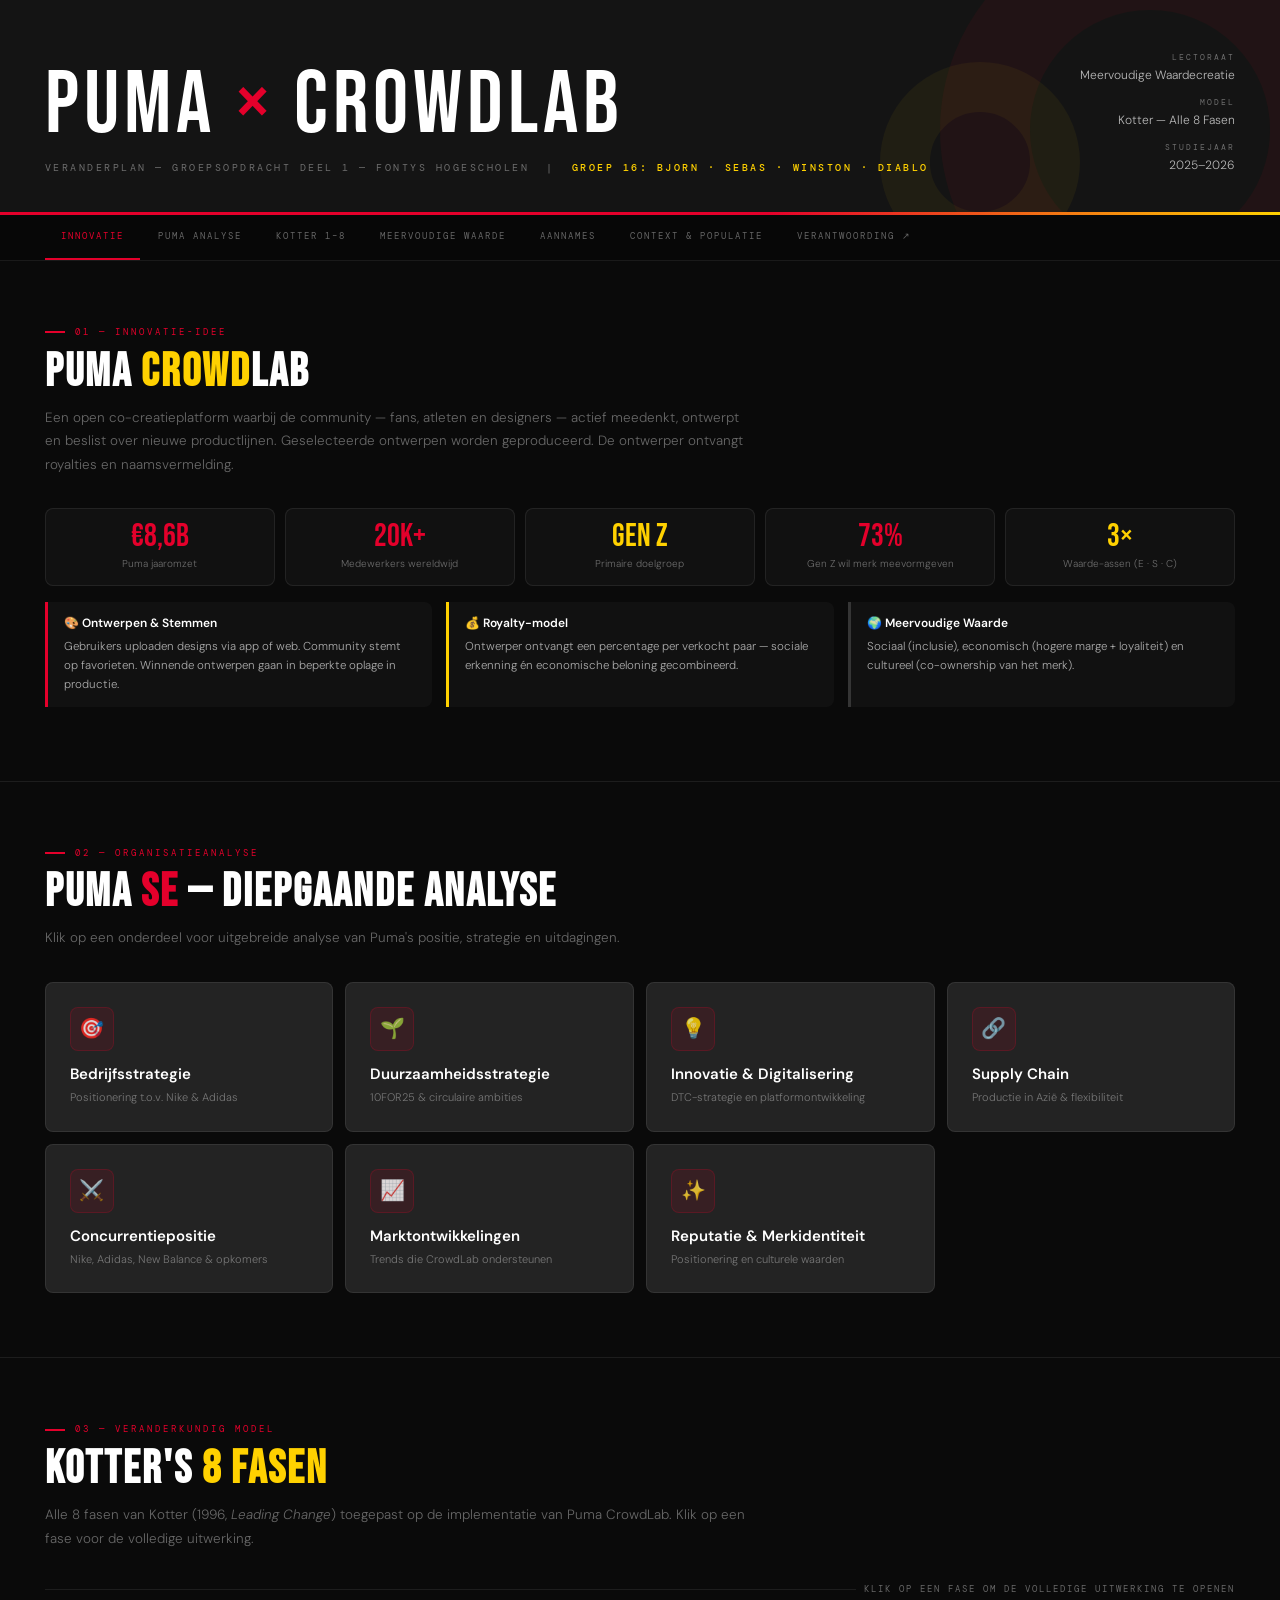
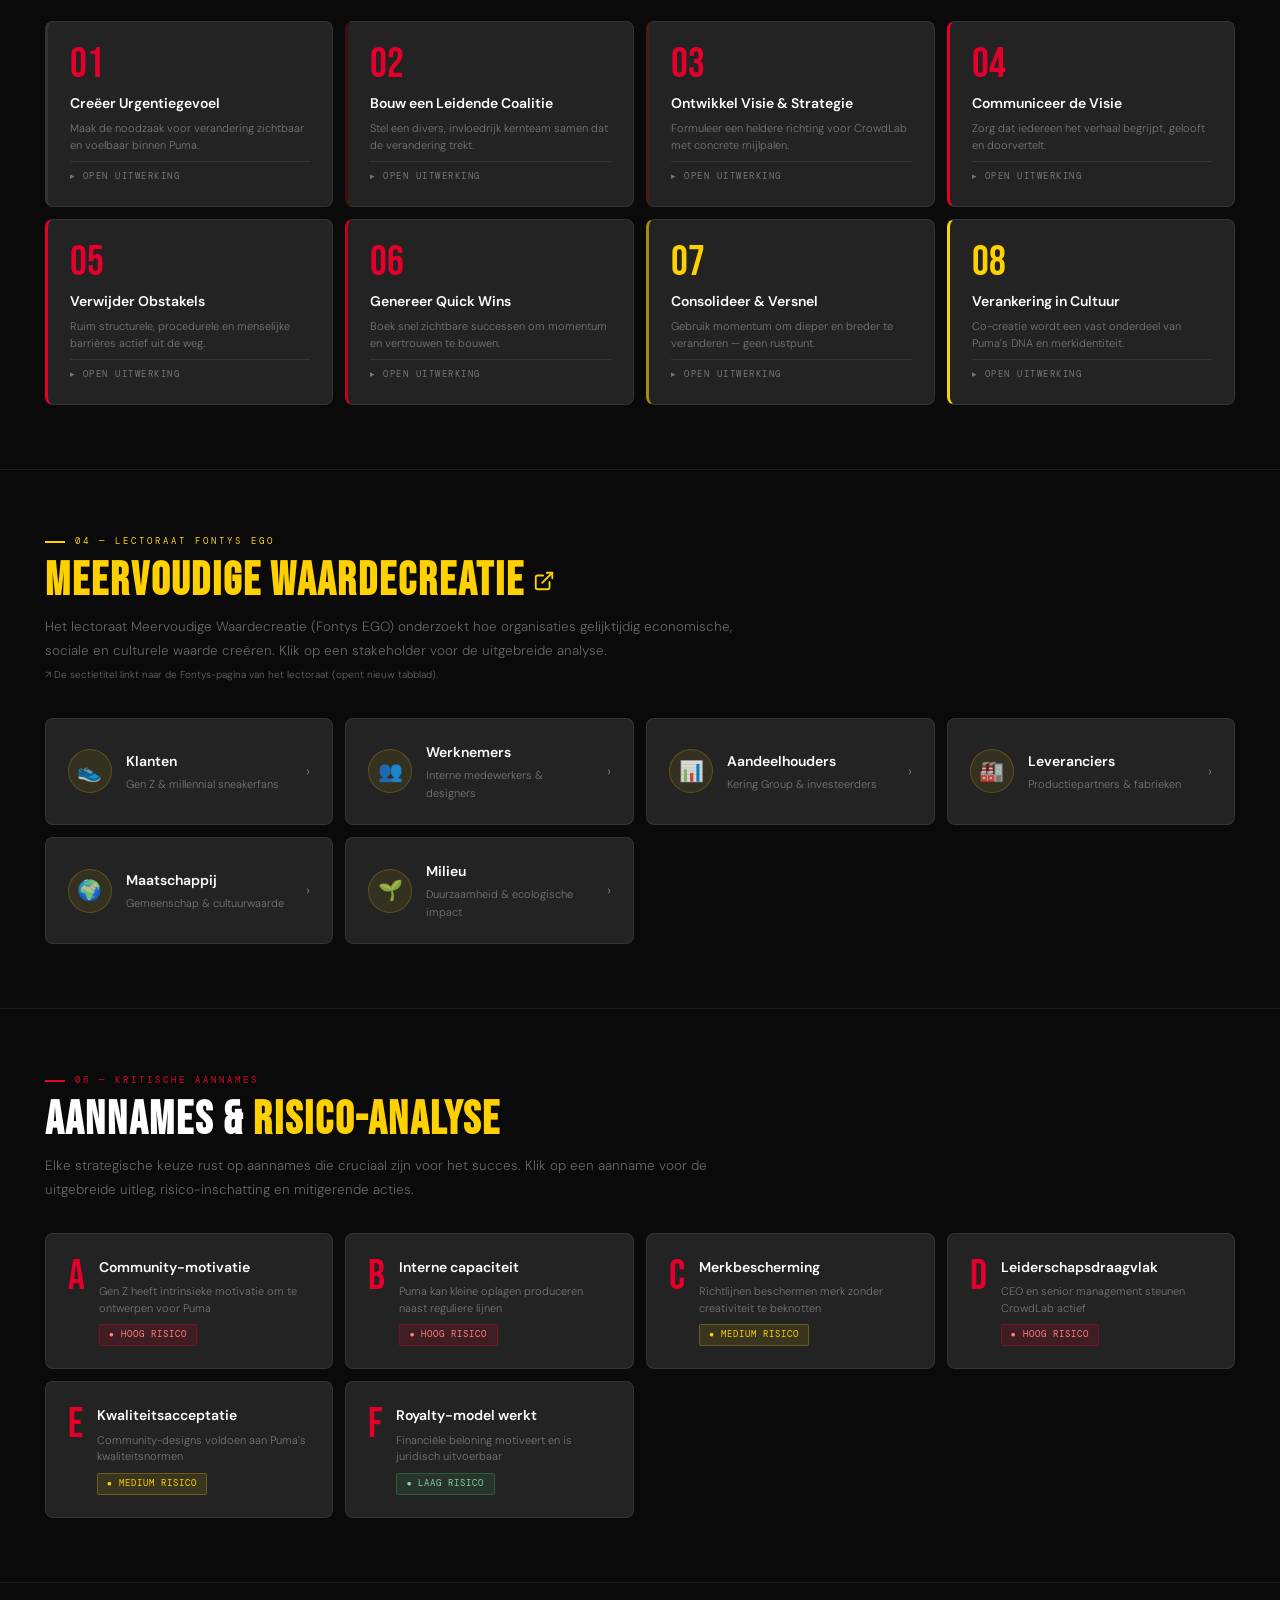
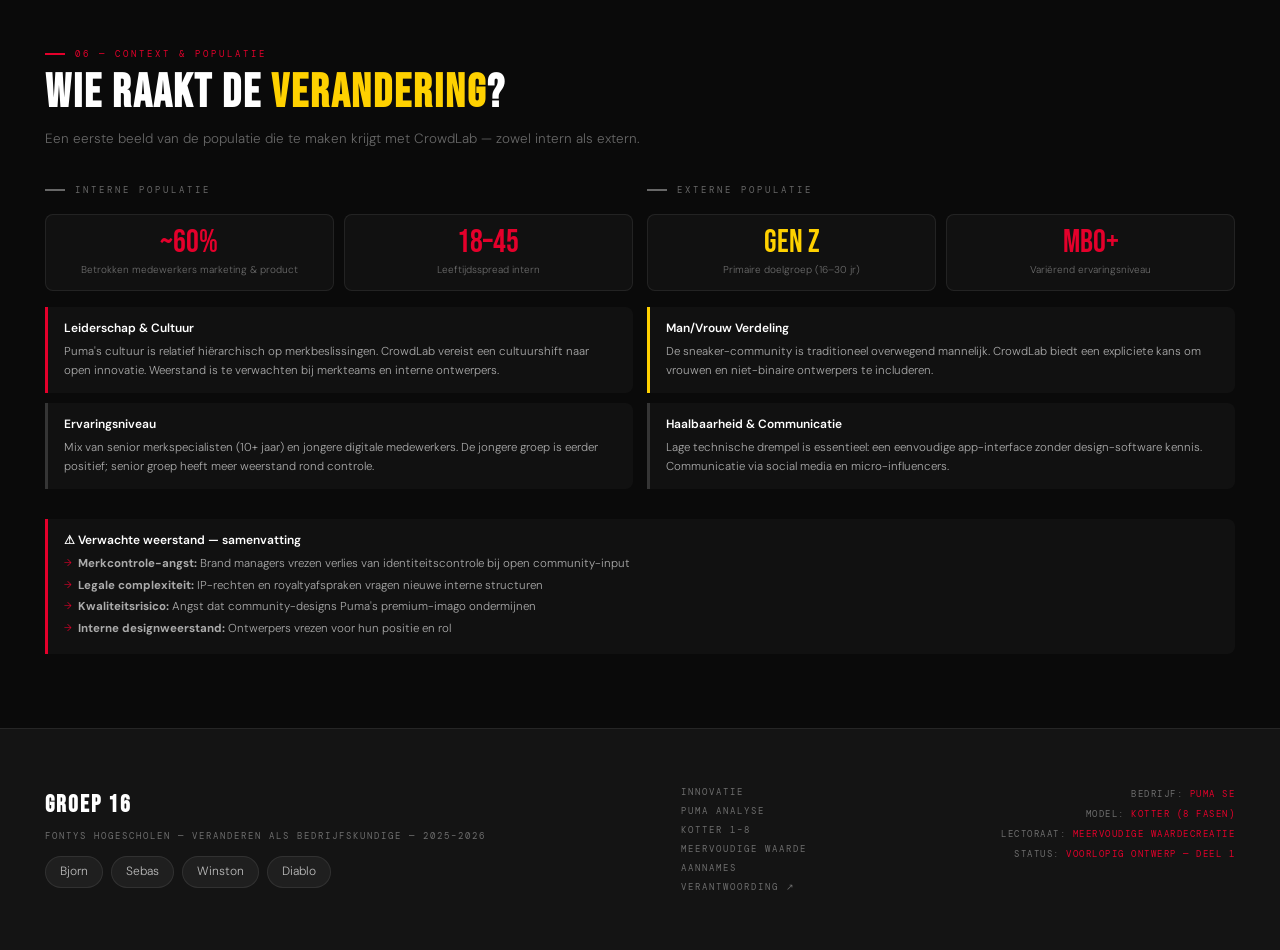
<file: index.html>
<!DOCTYPE html>
<html lang="nl">
<head>
<meta charset="UTF-8">
<meta name="viewport" content="width=device-width, initial-scale=1.0">
<title>PUMA CrowdLab — Veranderplan Groep 16</title>
<link href="https://fonts.googleapis.com/css2?family=Bebas+Neue&family=DM+Sans:ital,wght@0,300;0,400;0,500;0,600;1,300&family=DM+Mono:wght@400;500&display=swap" rel="stylesheet">
<link rel="stylesheet" href="shared.css">
<style>
/* ── PAGE-SPECIFIC EXTRAS ── */
.kotter-note {
  font-family: 'DM Mono', monospace; font-size: 9px; letter-spacing: 2px;
  text-transform: uppercase; color: var(--muted);
  display: flex; align-items: center; gap: 8px; margin-bottom: 24px;
}
.kotter-note::before { content:''; flex:1; height:1px; background:var(--border); }

/* Fase card colour accents per group */
.fase-card.fc0 { border-left: 3px solid #333; }
.fase-card.fc1 { border-left: 3px solid #3a1010; }
.fase-card.fc2 { border-left: 3px solid #4a1a1a; }
.fase-card.fc3 { border-left: 3px solid var(--red); }
.fase-card.fc4 { border-left: 3px solid var(--red); }
.fase-card.fc5 { border-left: 3px solid #c40020; }
.fase-card.fc6 { border-left: 3px solid rgba(255,209,0,0.6); }
.fase-card.fc7 { border-left: 3px solid var(--yellow); }
.fase-card.fc6 .fase-num, .fase-card.fc7 .fase-num { color: var(--yellow); }

/* MVC external link styling */
.mvc-link {
  display: inline-flex; align-items: center; gap: 8px;
  font-family: 'Bebas Neue', sans-serif;
  font-size: clamp(26px, 4vw, 46px); letter-spacing: 2px;
  color: var(--yellow); text-decoration: none;
  transition: var(--trans);
}
.mvc-link:hover { color: white; }
.mvc-link svg { width:22px; height:22px; flex-shrink:0; margin-bottom:2px; }
</style>
</head>
<body>

<!-- ======================================================
     HEADER
     ====================================================== -->
<header>
  <div class="header-inner">
    <div>
      <div class="brand">PUMA <span>×</span> CROWDLAB</div>
      <div class="brand-sub">
        Veranderplan — Groepsopdracht Deel 1 — Fontys Hogescholen &nbsp;|&nbsp;
        <strong>Groep 16: Bjorn · Sebas · Winston · Diablo</strong>
      </div>
    </div>
    <div class="header-meta">
      <div class="meta-item"><div class="meta-k">Lectoraat</div><div class="meta-v">Meervoudige Waardecreatie</div></div>
      <div class="meta-item"><div class="meta-k">Model</div><div class="meta-v">Kotter — Alle 8 Fasen</div></div>
      <div class="meta-item"><div class="meta-k">Studiejaar</div><div class="meta-v">2025–2026</div></div>
    </div>
  </div>
</header>

<!-- ======================================================
     STICKY NAV
     ====================================================== -->
<nav>
  <div class="nav-inner">
    <a class="nav-btn active" href="#innovatie" onclick="setNav(this)">Innovatie</a>
    <a class="nav-btn" href="#puma" onclick="setNav(this)">Puma Analyse</a>
    <a class="nav-btn" href="#kotter" onclick="setNav(this)">Kotter 1–8</a>
    <a class="nav-btn" href="#waarde" onclick="setNav(this)">Meervoudige Waarde</a>
    <a class="nav-btn" href="#aannames" onclick="setNav(this)">Aannames</a>
    <a class="nav-btn" href="#populatie" onclick="setNav(this)">Context & Populatie</a>
    <a class="nav-btn" href="verantwoording.html">Verantwoording ↗</a>
  </div>
</nav>

<!-- ======================================================
     01 INNOVATIE
     ====================================================== -->
<section id="innovatie">
  <div class="container">
    <div class="lbl">01 — Innovatie-idee</div>
    <h2 class="sec-title">PUMA <em>CROWD</em>LAB</h2>
    <p class="sec-intro">
      Een open co-creatieplatform waarbij de community — fans, atleten en designers — actief meedenkt, ontwerpt en beslist over nieuwe productlijnen. Geselecteerde ontwerpen worden geproduceerd. De ontwerper ontvangt royalties en naamsvermelding.
    </p>
    <div class="stat-row">
      <div class="stat-box"><span class="stat-val">€8,6B</span><div class="stat-desc">Puma jaaromzet</div></div>
      <div class="stat-box"><span class="stat-val">20k+</span><div class="stat-desc">Medewerkers wereldwijd</div></div>
      <div class="stat-box"><span class="stat-val y">Gen Z</span><div class="stat-desc">Primaire doelgroep</div></div>
      <div class="stat-box"><span class="stat-val">73%</span><div class="stat-desc">Gen Z wil merk meevormgeven</div></div>
      <div class="stat-box"><span class="stat-val y">3×</span><div class="stat-desc">Waarde-assen (E · S · C)</div></div>
    </div>
    <div class="g3" style="margin-top:4px;">
      <div class="ib"><h4>🎨 Ontwerpen & Stemmen</h4><p>Gebruikers uploaden designs via app of web. Community stemt op favorieten. Winnende ontwerpen gaan in beperkte oplage in productie.</p></div>
      <div class="ib y"><h4>💰 Royalty-model</h4><p>Ontwerper ontvangt een percentage per verkocht paar — sociale erkenning én economische beloning gecombineerd.</p></div>
      <div class="ib m"><h4>🌍 Meervoudige Waarde</h4><p>Sociaal (inclusie), economisch (hogere marge + loyaliteit) en cultureel (co-ownership van het merk).</p></div>
    </div>
  </div>
</section>

<!-- ======================================================
     02 PUMA ANALYSE
     ====================================================== -->
<section id="puma">
  <div class="container">
    <div class="lbl">02 — Organisatieanalyse</div>
    <h2 class="sec-title">PUMA <span>SE</span> — Diepgaande Analyse</h2>
    <p class="sec-intro">Klik op een onderdeel voor uitgebreide analyse van Puma's positie, strategie en uitdagingen.</p>

    <!-- 7 klikbare analyse-kaarten -->
    <div class="ga">

      <div class="click-card" onclick="openModal('puma-0')">
        <div class="card-inner">
          <div class="card-icon">🎯</div>
          <div class="card-title">Bedrijfsstrategie</div>
          <div class="card-sub">Positionering t.o.v. Nike &amp; Adidas</div>
          <div class="card-arrow">klik voor meer ▸</div>
        </div>
      </div>

      <div class="click-card" onclick="openModal('puma-1')">
        <div class="card-inner">
          <div class="card-icon">🌱</div>
          <div class="card-title">Duurzaamheidsstrategie</div>
          <div class="card-sub">10FOR25 &amp; circulaire ambities</div>
          <div class="card-arrow">klik voor meer ▸</div>
        </div>
      </div>

      <div class="click-card" onclick="openModal('puma-2')">
        <div class="card-inner">
          <div class="card-icon">💡</div>
          <div class="card-title">Innovatie &amp; Digitalisering</div>
          <div class="card-sub">DTC-strategie en platformontwikkeling</div>
          <div class="card-arrow">klik voor meer ▸</div>
        </div>
      </div>

      <div class="click-card" onclick="openModal('puma-3')">
        <div class="card-inner">
          <div class="card-icon">🔗</div>
          <div class="card-title">Supply Chain</div>
          <div class="card-sub">Productie in Azië &amp; flexibiliteit</div>
          <div class="card-arrow">klik voor meer ▸</div>
        </div>
      </div>

      <div class="click-card" onclick="openModal('puma-4')">
        <div class="card-inner">
          <div class="card-icon">⚔️</div>
          <div class="card-title">Concurrentiepositie</div>
          <div class="card-sub">Nike, Adidas, New Balance &amp; opkomers</div>
          <div class="card-arrow">klik voor meer ▸</div>
        </div>
      </div>

      <div class="click-card" onclick="openModal('puma-5')">
        <div class="card-inner">
          <div class="card-icon">📈</div>
          <div class="card-title">Marktontwikkelingen</div>
          <div class="card-sub">Trends die CrowdLab ondersteunen</div>
          <div class="card-arrow">klik voor meer ▸</div>
        </div>
      </div>

      <div class="click-card" onclick="openModal('puma-6')">
        <div class="card-inner">
          <div class="card-icon">✨</div>
          <div class="card-title">Reputatie &amp; Merkidentiteit</div>
          <div class="card-sub">Positionering en culturele waarden</div>
          <div class="card-arrow">klik voor meer ▸</div>
        </div>
      </div>

    </div>
  </div>
</section>

<!-- ======================================================
     03 KOTTER 1-8
     ====================================================== -->
<section id="kotter">
  <div class="container">
    <div class="lbl">03 — Veranderkundig Model</div>
    <h2 class="sec-title">Kotter's <em>8 Fasen</em></h2>
    <p class="sec-intro">Alle 8 fasen van Kotter (1996, <em>Leading Change</em>) toegepast op de implementatie van Puma CrowdLab. Klik op een fase voor de volledige uitwerking.</p>
    <div class="kotter-note">Klik op een fase om de volledige uitwerking te openen</div>

    <div class="g4">
      <!-- Fase 1 -->
      <div class="fase-card fc0" onclick="openKotter(0)">
        <div class="fase-num">01</div>
        <div class="fase-name">Creëer Urgentiegevoel</div>
        <div class="fase-desc">Maak de noodzaak voor verandering zichtbaar en voelbaar binnen Puma.</div>
        <div class="fase-hint">▸ open uitwerking</div>
      </div>
      <!-- Fase 2 -->
      <div class="fase-card fc1" onclick="openKotter(1)">
        <div class="fase-num">02</div>
        <div class="fase-name">Bouw een Leidende Coalitie</div>
        <div class="fase-desc">Stel een divers, invloedrijk kernteam samen dat de verandering trekt.</div>
        <div class="fase-hint">▸ open uitwerking</div>
      </div>
      <!-- Fase 3 -->
      <div class="fase-card fc2" onclick="openKotter(2)">
        <div class="fase-num">03</div>
        <div class="fase-name">Ontwikkel Visie &amp; Strategie</div>
        <div class="fase-desc">Formuleer een heldere richting voor CrowdLab met concrete mijlpalen.</div>
        <div class="fase-hint">▸ open uitwerking</div>
      </div>
      <!-- Fase 4 -->
      <div class="fase-card fc3" onclick="openKotter(3)">
        <div class="fase-num">04</div>
        <div class="fase-name">Communiceer de Visie</div>
        <div class="fase-desc">Zorg dat iedereen het verhaal begrijpt, gelooft en doorvertelt.</div>
        <div class="fase-hint">▸ open uitwerking</div>
      </div>
      <!-- Fase 5 -->
      <div class="fase-card fc4" onclick="openKotter(4)">
        <div class="fase-num">05</div>
        <div class="fase-name">Verwijder Obstakels</div>
        <div class="fase-desc">Ruim structurele, procedurele en menselijke barrières actief uit de weg.</div>
        <div class="fase-hint">▸ open uitwerking</div>
      </div>
      <!-- Fase 6 -->
      <div class="fase-card fc5" onclick="openKotter(5)">
        <div class="fase-num">06</div>
        <div class="fase-name">Genereer Quick Wins</div>
        <div class="fase-desc">Boek snel zichtbare successen om momentum en vertrouwen te bouwen.</div>
        <div class="fase-hint">▸ open uitwerking</div>
      </div>
      <!-- Fase 7 -->
      <div class="fase-card fc6" onclick="openKotter(6)">
        <div class="fase-num">07</div>
        <div class="fase-name">Consolideer &amp; Versnel</div>
        <div class="fase-desc">Gebruik momentum om dieper en breder te veranderen — geen rustpunt.</div>
        <div class="fase-hint">▸ open uitwerking</div>
      </div>
      <!-- Fase 8 -->
      <div class="fase-card fc7" onclick="openKotter(7)">
        <div class="fase-num">08</div>
        <div class="fase-name">Verankering in Cultuur</div>
        <div class="fase-desc">Co-creatie wordt een vast onderdeel van Puma's DNA en merkidentiteit.</div>
        <div class="fase-hint">▸ open uitwerking</div>
      </div>
    </div>
  </div>
</section>

<!-- ======================================================
     04 MEERVOUDIGE WAARDECREATIE
     ====================================================== -->
<section id="waarde">
  <div class="container">
    <div class="lbl y">04 — Lectoraat Fontys EGO</div>
    <!-- MVC title as external link -->
    <h2 class="sec-title">
      <a class="mvc-link"
         href="https://www.fontys.nl/nieuws/arthur-kok-benoemd-tot-lector-transforming-the-economy/"
         target="_blank" rel="noopener noreferrer"
         title="Bekijk het lectoraat Meervoudige Waardecreatie op Fontys.nl">
        Meervoudige <em style="color:var(--yellow);font-style:normal;">Waardecreatie</em>
        <svg viewBox="0 0 24 24" fill="none" stroke="currentColor" stroke-width="2" stroke-linecap="round" stroke-linejoin="round">
          <path d="M18 13v6a2 2 0 01-2 2H5a2 2 0 01-2-2V8a2 2 0 012-2h6"/>
          <polyline points="15 3 21 3 21 9"/>
          <line x1="10" y1="14" x2="21" y2="3"/>
        </svg>
      </a>
    </h2>
    <p class="sec-intro">
      Het lectoraat Meervoudige Waardecreatie (Fontys EGO) onderzoekt hoe organisaties gelijktijdig economische, sociale en culturele waarde creëren. Klik op een stakeholder voor de uitgebreide analyse.
      <br><small style="color:var(--muted); font-size:10px;">↗ De sectietitel linkt naar de Fontys-pagina van het lectoraat (opent nieuw tabblad).</small>
    </p>

    <div class="ga">
      <div class="sh-card" onclick="openModal('sh-0')">
        <div class="sh-icon">👟</div>
        <div class="sh-info"><div class="sh-name">Klanten</div><div class="sh-desc">Gen Z &amp; millennial sneakerfans</div></div>
        <div class="sh-arrow">›</div>
      </div>
      <div class="sh-card" onclick="openModal('sh-1')">
        <div class="sh-icon">👥</div>
        <div class="sh-info"><div class="sh-name">Werknemers</div><div class="sh-desc">Interne medewerkers &amp; designers</div></div>
        <div class="sh-arrow">›</div>
      </div>
      <div class="sh-card" onclick="openModal('sh-2')">
        <div class="sh-icon">📊</div>
        <div class="sh-info"><div class="sh-name">Aandeelhouders</div><div class="sh-desc">Kering Group &amp; investeerders</div></div>
        <div class="sh-arrow">›</div>
      </div>
      <div class="sh-card" onclick="openModal('sh-3')">
        <div class="sh-icon">🏭</div>
        <div class="sh-info"><div class="sh-name">Leveranciers</div><div class="sh-desc">Productiepartners &amp; fabrieken</div></div>
        <div class="sh-arrow">›</div>
      </div>
      <div class="sh-card" onclick="openModal('sh-4')">
        <div class="sh-icon">🌍</div>
        <div class="sh-info"><div class="sh-name">Maatschappij</div><div class="sh-desc">Gemeenschap &amp; cultuurwaarde</div></div>
        <div class="sh-arrow">›</div>
      </div>
      <div class="sh-card" onclick="openModal('sh-5')">
        <div class="sh-icon">🌱</div>
        <div class="sh-info"><div class="sh-name">Milieu</div><div class="sh-desc">Duurzaamheid &amp; ecologische impact</div></div>
        <div class="sh-arrow">›</div>
      </div>
    </div>
  </div>
</section>

<!-- ======================================================
     05 KRITISCHE AANNAMES
     ====================================================== -->
<section id="aannames">
  <div class="container">
    <div class="lbl">05 — Kritische Aannames</div>
    <h2 class="sec-title">Aannames &amp; <em>Risico-analyse</em></h2>
    <p class="sec-intro">Elke strategische keuze rust op aannames die cruciaal zijn voor het succes. Klik op een aanname voor de uitgebreide uitleg, risico-inschatting en mitigerende acties.</p>

    <div class="ga">
      <div class="ass-card" onclick="openModal('ass-0')">
        <div class="ass-letter">A</div>
        <div class="ass-info">
          <div class="ass-name">Community-motivatie</div>
          <div class="ass-brief">Gen Z heeft intrinsieke motivatie om te ontwerpen voor Puma</div>
          <div class="risk-badge risk-h">● Hoog risico</div>
        </div>
      </div>
      <div class="ass-card" onclick="openModal('ass-1')">
        <div class="ass-letter">B</div>
        <div class="ass-info">
          <div class="ass-name">Interne capaciteit</div>
          <div class="ass-brief">Puma kan kleine oplagen produceren naast reguliere lijnen</div>
          <div class="risk-badge risk-h">● Hoog risico</div>
        </div>
      </div>
      <div class="ass-card" onclick="openModal('ass-2')">
        <div class="ass-letter">C</div>
        <div class="ass-info">
          <div class="ass-name">Merkbescherming</div>
          <div class="ass-brief">Richtlijnen beschermen merk zonder creativiteit te beknotten</div>
          <div class="risk-badge risk-m">● Medium risico</div>
        </div>
      </div>
      <div class="ass-card" onclick="openModal('ass-3')">
        <div class="ass-letter">D</div>
        <div class="ass-info">
          <div class="ass-name">Leiderschapsdraagvlak</div>
          <div class="ass-brief">CEO en senior management steunen CrowdLab actief</div>
          <div class="risk-badge risk-h">● Hoog risico</div>
        </div>
      </div>
      <div class="ass-card" onclick="openModal('ass-4')">
        <div class="ass-letter">E</div>
        <div class="ass-info">
          <div class="ass-name">Kwaliteitsacceptatie</div>
          <div class="ass-brief">Community-designs voldoen aan Puma's kwaliteitsnormen</div>
          <div class="risk-badge risk-m">● Medium risico</div>
        </div>
      </div>
      <div class="ass-card" onclick="openModal('ass-5')">
        <div class="ass-letter">F</div>
        <div class="ass-info">
          <div class="ass-name">Royalty-model werkt</div>
          <div class="ass-brief">Financiële beloning motiveert en is juridisch uitvoerbaar</div>
          <div class="risk-badge risk-l">● Laag risico</div>
        </div>
      </div>
    </div>
  </div>
</section>

<!-- ======================================================
     06 CONTEXT & POPULATIE
     ====================================================== -->
<section id="populatie">
  <div class="container">
    <div class="lbl">06 — Context &amp; Populatie</div>
    <h2 class="sec-title">Wie raakt de <em>Verandering</em>?</h2>
    <p class="sec-intro">Een eerste beeld van de populatie die te maken krijgt met CrowdLab — zowel intern als extern.</p>
    <div class="g2">
      <div>
        <div class="lbl m" style="margin-bottom:12px;">Interne populatie</div>
        <div class="stat-row">
          <div class="stat-box"><span class="stat-val">~60%</span><div class="stat-desc">Betrokken medewerkers marketing &amp; product</div></div>
          <div class="stat-box"><span class="stat-val">18–45</span><div class="stat-desc">Leeftijdsspread intern</div></div>
        </div>
        <div class="ib" style="margin-top:12px;"><h4>Leiderschap &amp; Cultuur</h4><p>Puma's cultuur is relatief hiërarchisch op merkbeslissingen. CrowdLab vereist een cultuurshift naar open innovatie. Weerstand is te verwachten bij merkteams en interne ontwerpers.</p></div>
        <div class="ib m" style="margin-top:10px;"><h4>Ervaringsniveau</h4><p>Mix van senior merkspecialisten (10+ jaar) en jongere digitale medewerkers. De jongere groep is eerder positief; senior groep heeft meer weerstand rond controle.</p></div>
      </div>
      <div>
        <div class="lbl m" style="margin-bottom:12px;">Externe populatie</div>
        <div class="stat-row">
          <div class="stat-box"><span class="stat-val y">Gen Z</span><div class="stat-desc">Primaire doelgroep (16–30 jr)</div></div>
          <div class="stat-box"><span class="stat-val">MBO+</span><div class="stat-desc">Variërend ervaringsniveau</div></div>
        </div>
        <div class="ib y" style="margin-top:12px;"><h4>Man/Vrouw Verdeling</h4><p>De sneaker-community is traditioneel overwegend mannelijk. CrowdLab biedt een expliciete kans om vrouwen en niet-binaire ontwerpers te includeren.</p></div>
        <div class="ib m" style="margin-top:10px;"><h4>Haalbaarheid &amp; Communicatie</h4><p>Lage technische drempel is essentieel: een eenvoudige app-interface zonder design-software kennis. Communicatie via social media en micro-influencers.</p></div>
      </div>
    </div>
    <div class="ib" style="margin-top:20px;">
      <h4>⚠ Verwachte weerstand — samenvatting</h4>
      <ul>
        <li><strong>Merkcontrole-angst:</strong> Brand managers vrezen verlies van identiteitscontrole bij open community-input</li>
        <li><strong>Legale complexiteit:</strong> IP-rechten en royaltyafspraken vragen nieuwe interne structuren</li>
        <li><strong>Kwaliteitsrisico:</strong> Angst dat community-designs Puma's premium-imago ondermijnen</li>
        <li><strong>Interne designweerstand:</strong> Ontwerpers vrezen voor hun positie en rol</li>
      </ul>
    </div>
  </div>
</section>

<!-- ======================================================
     FOOTER
     ====================================================== -->
<footer>
  <div class="container">
    <div class="footer-inner">
      <div class="footer-team">
        <h3>GROEP 16</h3>
        <p>Fontys Hogescholen — Veranderen als Bedrijfskundige — 2025–2026</p>
        <div class="footer-members">
          <span class="member-pill">Bjorn</span>
          <span class="member-pill">Sebas</span>
          <span class="member-pill">Winston</span>
          <span class="member-pill">Diablo</span>
        </div>
      </div>
      <div class="footer-nav">
        <a href="#innovatie">Innovatie</a>
        <a href="#puma">Puma Analyse</a>
        <a href="#kotter">Kotter 1–8</a>
        <a href="#waarde">Meervoudige Waarde</a>
        <a href="#aannames">Aannames</a>
        <a href="verantwoording.html">Verantwoording ↗</a>
      </div>
      <div class="footer-meta">
        <div>Bedrijf: <span>Puma SE</span></div>
        <div>Model: <span>Kotter (8 fasen)</span></div>
        <div>Lectoraat: <span>Meervoudige Waardecreatie</span></div>
        <div>Status: <span>Voorlopig ontwerp — Deel 1</span></div>
      </div>
    </div>
  </div>
</footer>

<!-- ======================================================
     UNIFIED MODAL OVERLAY
     ====================================================== -->
<div class="modal-overlay" id="modalOverlay" onclick="handleOverlayClick(event)">
  <div class="modal" id="modalBox">
    <div class="modal-bar">
      <span class="modal-bar-label" id="modalLabel">—</span>
      <button class="modal-close-btn" onclick="closeModal()" aria-label="Sluiten">✕</button>
    </div>
    <div class="modal-content" id="modalContent">
      <!-- Content dynamically injected -->
    </div>
  </div>
</div>

<!-- ======================================================
     DATA & JAVASCRIPT
     ====================================================== -->
<script>

/* ============================================================
   DATA DEFINITIONS
   ============================================================ */

/* Kotter 8 fasen */
const kotterData = [
  {
    num:'01', label:'Kotter — Fase 1 van 8',
    title:'Creëer <em>Urgentiegevoel</em>',
    intro:'Medewerkers en management van Puma moeten voelen dat verandering nú noodzakelijk is. Zonder urgentie is er geen bereidheid om te bewegen — mensen veranderen pas als het alternatief pijnlijker is dan veranderen zelf.',
    sections:[
      { label:'Waarom deze fase cruciaal is', html:`<p>Kotter stelt dat minimaal 75% van het management overtuigd moet zijn van de urgentie voordat fase 2 kan starten. Zonder deze basis zullen latere fasen structureel ondermijnd worden door passieve sabotage of onverschilligheid.</p>` },
      { label:'Toepassing op Puma CrowdLab', html:`<ul><li>Presenteer interne data: Puma verliest marktaandeel bij Gen Z t.o.v. Nike en New Balance</li><li>Toon onderzoek: 73% van Gen Z wil merken actief meevormgeven (Edelman Trust Barometer)</li><li>Laat zien hoe concurrenten (Nike By You, Adidas Design Studio) al co-creatie inzetten</li><li>Organiseer een "burning platform"-sessie met directie en merkteam</li><li>Social media data: hoeveel fan-redesigns van Puma-schoenen circuleren al organisch?</li></ul>` },
      { label:'Weerstand & aanpak', html:`<p>Risico: medewerkers zien de urgentie niet als reëel. Aanpak: gebruik concrete klantquotes, social listening-data en een concurrentie-benchmark om het probleem onmiskenbaar te maken. Maak de kosten van <em>niet</em>-veranderen explicieter dan de kosten van veranderen.</p>` }
    ]
  },
  {
    num:'02', label:'Kotter — Fase 2 van 8',
    title:'Bouw een <em>Leidende Coalitie</em>',
    intro:'Kotter benadrukt dat verandering nooit door één persoon wordt gedragen. Het vraagt een coalitie met voldoende formele macht, expertise en geloofwaardigheid om weerstand te overwinnen.',
    sections:[
      { label:'Waarom deze fase cruciaal is', html:`<p>Zonder een krachtige coalitie zullen afdelingspolitiek, budgetstrijd en passieve weerstand het verandertraject blokkeren. De coalitie geeft het project institutionele legitimiteit.</p>` },
      { label:'Samenstelling kernteam CrowdLab', html:`<ul><li><strong>CMO of Brand Director</strong> — strategische legitimiteit en eindverantwoordelijkheid voor merkbewaking</li><li><strong>Head of Product Innovation</strong> — technische uitvoerbaarheid van ontwerpselectie</li><li><strong>Community Manager</strong> — connectie met externe doelgroep en influencer netwerk</li><li><strong>Legal Counsel</strong> — IP-rechten, royaltycontracten en aansprakelijkheid</li><li><strong>2–3 interne Gen Z-medewerkers</strong> — ambassadeurs die de doelgroep representeren</li></ul>` },
      { label:'Weerstand & aanpak', html:`<p>Risico: senior management wil controle houden. Aanpak: geef hen een expliciete governance-rol binnen het platform (bijv. final approval voor productie) zodat ze eigenaarschap ervaren zonder de community te blokkeren.</p>` }
    ]
  },
  {
    num:'03', label:'Kotter — Fase 3 van 8',
    title:'Ontwikkel <em>Visie & Strategie</em>',
    intro:'Zonder een heldere visie vervalt verandering in een reeks losse, tegenstrijdige acties. De visie moet in minder dan 5 minuten uitlegbaar zijn voor elke medewerker.',
    sections:[
      { label:'Waarom deze fase cruciaal is', html:`<p>De visie stuurt alle beslissingen in het traject. Ze bepaalt welke obstakels prioriteit krijgen, wat quick wins zijn en wat uiteindelijk "succes" betekent voor CrowdLab.</p>` },
      { label:'Kernvisie CrowdLab', html:`<p style="font-style:italic; color:rgba(255,255,255,.9); margin-bottom:12px;">"Puma wordt het eerste grote sportmerk waarbij de community mede-eigenaar is van het design — en daar ook financieel van profiteert."</p><ul><li><strong>Korte termijn (0–6 mnd):</strong> Platform bouwen en intern beta-testen met 50 medewerkers + 200 externe testers</li><li><strong>Middellange termijn (6–18 mnd):</strong> Publieke pilotlancering met 3 community-designs in gelimiteerde productie (500 paar)</li><li><strong>Lange termijn (18 mnd+):</strong> Jaarlijkse CrowdLab-collectie als vast onderdeel van Puma's productlijn</li></ul>` },
      { label:'Strategische koppeling', html:`<ul><li>Sluit aan op DTC-digitaliseringsstrategie van Puma</li><li>Versterkt 10FOR25 duurzaamheidsambities (kleine oplagen = minder overproductie)</li><li>Creëert meervoudige waarde langs alle 3 assen (economisch, sociaal, cultureel)</li><li>Asymmetrische concurrentiestrategie vs. Nike/Adidas</li></ul>` }
    ]
  },
  {
    num:'04', label:'Kotter — Fase 4 van 8',
    title:'Communiceer <em>de Visie</em>',
    intro:'Kotter stelt dat "undercommunication" de meest voorkomende en fatale fout is in verandertrajecten. De visie moet tien keer vaker worden gecommuniceerd dan intuïtief lijkt.',
    sections:[
      { label:'Waarom deze fase cruciaal is', html:`<p>Als de externe communicatie harder gaat dan de interne voorbereiding, ontstaat een "credibility gap": de community verwacht iets dat Puma intern nog niet kan waarmaken. Volgorde is cruciaal: <strong>eerst intern laden, daarna extern lanceren.</strong></p>` },
      { label:'Interne communicatie', html:`<ul><li>Kick-off sessie voor alle merkteams met CrowdLab launch deck + live Q&A</li><li>Wekelijks Slack-kanaal: community-ontwerpen, stemresultaten, voortgang</li><li>Coalitieleden als storytellers in teamvergaderingen</li><li>FAQ-pagina intranet: "Wat verandert er aan mijn functie?"</li><li>Maandelijkse update van coalitie aan directie (data + inzichten)</li></ul>` },
      { label:'Externe communicatie', html:`<ul><li>Teasercampagne: <em>"Jij ontwerpt. Wij produceren."</em></li><li>Micro-influencers (10k–100k volgers) in sneaker/streetwear-scène</li><li>Transparantie over royalty-model als kern-USP in alle campagnes</li><li>Press release bij eerste royalty-uitbetaling als bewijs</li><li>Community-verhalen: ontwerpers in de spotlight op alle Puma-kanalen</li></ul>` }
    ]
  },
  {
    num:'05', label:'Kotter — Fase 5 van 8',
    title:'Verwijder <em>Obstakels</em>',
    intro:'Obstakels die niet actief worden aangepakt, ondermijnen het vertrouwen in de verandering. Medewerkers concluderen dat de coalitie haar eigen woorden niet waarmaakt.',
    sections:[
      { label:'Waarom deze fase cruciaal is', html:`<p>Actief obstakels wegnemen is een expliciete leiderstaak. Zonder dit signaal stoppen medewerkers met geloven in de verandering — ook al communiceer je de visie perfect.</p>` },
      { label:'Obstakels bij Puma CrowdLab', html:`<ul><li><strong>IP & juridisch:</strong> Ontwikkel standaard gebruikscontract; duidelijk IP-ownership (Puma productierechten, ontwerper naam + royalty)</li><li><strong>Merkcontrole:</strong> Flexibele co-creatierichtlijnen + curatieteam van interne designers met final approval</li><li><strong>Supply chain:</strong> Dedicated contract-productie met 1–2 flexibele partners voor kleine oplagen (100–500 paar)</li><li><strong>Interne mindset designers:</strong> CrowdLab positioneren als aanvulling; interne designers worden curators en mentors</li><li><strong>Budget:</strong> Onderbouw ROI met benchmark-data (Nike By You: 30% hogere klantloyaliteit)</li><li><strong>Technologie:</strong> Start met MVP op bestaand platform (Threadless-model) vóór eigen platformbouw</li></ul>` },
      { label:'Aanpak per obstakel', html:`<p>Elk obstakel krijgt een eigenaar binnen de coalitie, een deadline en een meetbaar resultaat. Dit maakt obstakels zichtbaar en voorkomt dat ze blijven sudderen zonder actie.</p>` }
    ]
  },
  {
    num:'06', label:'Kotter — Fase 6 van 8',
    title:'Genereer <em>Quick Wins</em>',
    intro:'Quick wins legitimeren de verandering bij twijfelaars die pas geloven als ze bewijs zien. Kotter waarschuwt: kies bewust kleine, beheersbare successen met een slaagkans van meer dan 90%.',
    sections:[
      { label:'Waarom deze fase cruciaal is', html:`<p>Gefaalde quick wins zijn destructiever dan helemaal geen quick wins. Een mislukking in deze fase geeft tegenstanders de brandstof om de gehele verandering te stoppen.</p>` },
      { label:'Geplande quick wins', html:`<ul><li><strong>Maand 1–2 (intern):</strong> Interne designwedstrijd 50 medewerkers → winnend design tentoongesteld op kantoor</li><li><strong>Maand 3 (community):</strong> Instagram-designchallenge → target 500+ inzendingen als bewijs van community-vraag</li><li><strong>Maand 6 (product):</strong> 3 winning designs in productie, 500 paar per design → doel: uitverkocht in 24u</li><li><strong>Maand 8 (financieel):</strong> Eerste royalty-uitbetaling publiek gemaakt → maakt abstracte belofte concreet</li></ul>` },
      { label:'KPI-overzicht', html:`<ul><li>500+ inzendingen na maand 3</li><li>3 designs in productie na maand 6</li><li>1.500 paar uitverkocht in 24u als first launch target</li><li>10.000 geregistreerde community-ontwerpers na jaar 1</li></ul>` }
    ]
  },
  {
    num:'07', label:'Kotter — Fase 7 van 8',
    title:'Consolideer &amp; <em>Versnel</em>',
    intro:'Gebruik het momentum van de quick wins om de verandering te verdiepen en te verbreden. Kotter waarschuwt expliciet: te vroeg succes vieren leidt tot terugval.',
    sections:[
      { label:'Waarom deze fase cruciaal is', html:`<p>De meest voorkomende fout in fase 7: de urgentie laten wegzakken na de eerste successen. Consolidatie is géén eindpunt maar een versnelling naar diepere, bredere verandering.</p>` },
      { label:'Toepassing op Puma CrowdLab', html:`<ul><li>Uitbreiding van 3 designs naar een volwaardige jaarlijkse CrowdLab-collectie (15–25 designs)</li><li>Productcategorie uitbreiden: van schoenen naar kleding, bags en accessoires</li><li>Interne teams herorganiseren rondom co-creatieproces als vaste werkwijze</li><li>Nieuwe partnerships met designopleidingen (ArtEZ, Design Academy Eindhoven) als talent pipeline</li><li>Data-analyse: welke designs slaan aan, bij welk segment, in welk seizoen?</li><li>Internationale uitrol: NL → DE → UK als groeimarkten voor Gen Z streetwear</li></ul>` },
      { label:'Organisatorische verankeringen', html:`<p>Teams, KPI's en werkprocessen worden actief bijgesteld om co-creatie als standaard werkwijze te normaliseren. Nieuwe functies zoals "Community Design Lead" en "Co-Creation Strategist" worden gecreëerd als carrièrepaden.</p>` }
    ]
  },
  {
    num:'08', label:'Kotter — Fase 8 van 8',
    title:'Verankering in <em>Cultuur</em>',
    intro:'Kotter stelt: "De verandering is pas geslaagd als het nieuwe gedrag de norm is geworden" — niet als de structuur klaar is, maar als de cultuur het heeft geïnternaliseerd.',
    sections:[
      { label:'Waarom deze fase cruciaal is', html:`<p>Zonder culturele verankering valt de verandering terug zodra de oorspronkelijke coalitie vertrekt of prioriteiten verschuiven. Fase 8 is de omzetting van een project naar een permanente manier van werken.</p>` },
      { label:'Toepassing op Puma CrowdLab', html:`<ul><li>CrowdLab opnemen in het jaarlijkse productplanning-proces als vaste collectielijn</li><li>KPI's en bonusstructuren voor teamleden koppelen aan community-engagement resultaten</li><li>Onboarding nieuwe medewerkers: CrowdLab als kernwaarde van Puma's merkidentiteit — vanaf dag 1</li><li>Jaarlijkse CrowdLab Award: community-ontwerper van het jaar, met media-aandacht</li><li>Rapporteer in het jaarverslag over meervoudige waarde via CrowdLab (E · S · C)</li></ul>` },
      { label:'Koppeling aan Lectoraat', html:`<p>Het lectoraat Meervoudige Waardecreatie benadrukt dat duurzame waardecreatie structurele inbedding vereist — niet projectmatig denken. Fase 8 is de directe vertaling van dit academisch inzicht naar de organisatiepraktijk van Puma.</p>` }
    ]
  }
];

/* Puma analyse data */
const pumaData = [
  {
    icon:'🎯', label:'Puma Analyse — Bedrijfsstrategie',
    title:'Bedrijfsstrategie',
    intro:'Puma positioneert zich als het "challenger brand" in de sportmode — niet de marktleider (Nike) maar ook niet de puur culturele challenger (Adidas).',
    sections:[
      { label:'Kernpositionering', html:`<ul><li>Sporty lifestyle-merk op de kruising van sport, mode en streetculture</li><li>Partnerschappen met Rihanna (Fenty), Cara Delevingne en AC Milan als culturele ankerpunten</li><li>Prijssegment: premium maar toegankelijker dan Nike Air Max of Adidas Yeezy-lijnen</li><li>"Forever Faster" als merklijn — snelheid, energie, jeugdigheid</li></ul>` },
      { label:'Uitdaging t.o.v. concurrenten', html:`<p>Nike heeft €44 mrd omzet; Adidas €22 mrd. Puma's €8,6 mrd maakt hen qua marketingbudget structureel kwetsbaarder. Co-creatie via CrowdLab biedt een asymmetrische strategie: hoge impact, lage kosten — precies wat een challenger brand nodig heeft.</p>` },
      { label:'Concrete voorbeelden', html:`<ul><li>Fenty Puma by Rihanna: culturele relevantie buiten de sport verworven</li><li>Puma x Pleasures, Puma x Rhude: streetwear-collaboraties voor Gen Z</li><li>Partnership AC Milan: terugkeer naar voetbalprestige</li></ul>` }
    ]
  },
  {
    icon:'🌱', label:'Puma Analyse — Duurzaamheid',
    title:'Duurzaamheidsstrategie',
    intro:'Puma\'s 10FOR25-programma bevat 10 concrete doelstellingen voor 2025, gericht op CO₂-reductie, circulaire materialen en eerlijke arbeid.',
    sections:[
      { label:'Concrete doelstellingen', html:`<ul><li>100% duurzaam katoen via BCI-certificering</li><li>RE:SUEDE experiment: volledig composteerbare sneakers</li><li>50% reductie van absolute emissies in eigen operations tegen 2030</li><li>InCycle-collectie: producten volledig terug in biologische of technische kringloop</li></ul>` },
      { label:'Koppeling aan CrowdLab', html:`<p>CrowdLab versterkt de duurzaamheidsstrategie: community-designs in kleine oplagen = minder overproductie en waste. Ontwerpers kunnen worden uitgenodigd om te ontwerpen met duurzame materialen. Een speciale "Sustainable by Design"-categorie versterkt Puma's 10FOR25-rapportage.</p>` },
      { label:'Concrete voorbeelden', html:`<ul><li>RE:SUEDE 2.0: 1.000 testers leverden schoenen in voor compostering — bewijs van circulair concept</li><li>CrowdLab "Eco Edition": community-designs uitsluitend in gerecyclede materialen</li><li>CO₂-label per CrowdLab-design als transparante communicatie naar kopers</li></ul>` }
    ]
  },
  {
    icon:'💡', label:'Puma Analyse — Innovatie',
    title:'Innovatie &amp; Digitalisering',
    intro:'Puma investeert actief in Direct-to-Consumer (DTC) digitalisering om minder afhankelijk te worden van grote retailers als JD Sports en Foot Locker.',
    sections:[
      { label:'Digitale initiatieven', html:`<ul><li>PUMA App: gepersonaliseerd productaanbod op basis van koopgedrag</li><li>Augmented Reality try-on features voor schoenen via smartphone</li><li>NFT-partnerships in gaming (Esports-collaboraties)</li><li>Data-driven design: verkoopcijfers sturen toekomstige collectieontwikkeling</li></ul>` },
      { label:'Kans voor CrowdLab', html:`<p>CrowdLab sluit naadloos aan op de DTC-strategie: het platform vergroot directe klantrelaties, genereert waardevolle community-data en vermindert afhankelijkheid van tussenpartijen. De data uit het stemproces geeft Puma unieke consumenteninzichten.</p>` },
      { label:'Concrete voorbeelden', html:`<ul><li>Puma GamePoint: gamification in de app verhoogt engagement — CrowdLab kan hetzelfde principe benutten</li><li>Samenwerking met Roblox en Fortnite als digitale distributiekanalen</li><li>Data van 10.000 community-ontwerpers = direct marktonderzoek voor toekomstige productlijnen</li></ul>` }
    ]
  },
  {
    icon:'🔗', label:'Puma Analyse — Supply Chain',
    title:'Supply Chain Uitdagingen',
    intro:'Ruim 95% van Puma\'s productie vindt plaats in Vietnam, China, Bangladesh en Cambodja. Dit brengt risico\'s mee op het gebied van geopolitiek, arbeid en logistiek.',
    sections:[
      { label:'Concrete uitdagingen', html:`<ul><li>Post-COVID verstoringen: lange levertijden en verhoogde vrachtkosten</li><li>Stijgende lonen in Vietnam → kostendruk op marges</li><li>Audit-eisen van retailers rondom eerlijke arbeid</li><li>Minimale bestelhoeveelheden bij fabrieken botsen met het idee van kleine community-oplagen</li></ul>` },
      { label:'Implicatie voor CrowdLab', html:`<p>CrowdLab vereist een flexibel productiepartner die kleine oplagen (100–500 paar) kan leveren. Dit vraagt een apart contract-productiekanaal naast de reguliere supply chain. Hogere kostprijs per paar, maar hogere perceived value bij consumenten rechtvaardigt premium pricing.</p>` },
      { label:'Concrete voorbeelden', html:`<ul><li>Partner-fabriek in Portugal voor kleine, duurzame Europese oplagen van CrowdLab-designs</li><li>Co-investering in flexibele productietechnologie met strategische partner</li><li>Digitale specificatie-overdracht via platform direct naar fabriekspartner</li></ul>` }
    ]
  },
  {
    icon:'⚔️', label:'Puma Analyse — Concurrentie',
    title:'Concurrentiepositie',
    intro:'De sportmodemarkt is sterk geconcentreerd. Opkomers zoals New Balance, On Running en HOKA winnen snel marktaandeel bij jongere, authenticiteitsgedreven consumenten.',
    sections:[
      { label:'Concurrentieanalyse', html:`<ul><li><strong>Nike (€44 mrd):</strong> Nike By You (beperkte customisatie), enorme marketingbudgetten, sterke community-platforms</li><li><strong>Adidas (€22 mrd):</strong> Sterk in co-creatie (Yeezy, Pharrell), maar recentelijk merkschade door Ye-breuk</li><li><strong>New Balance:</strong> Authenticiteitsstrategie resoneert sterk bij Gen Z; "dad shoe" revival</li><li><strong>On Running / HOKA:</strong> Prestatiegerichte nichespelers met hoge groei bij jongere doelgroep</li></ul>` },
      { label:'Kans voor Puma', html:`<p>Terwijl Nike en Adidas worstelen met schaalgrootte vs. authenticiteit, kan Puma via CrowdLab een echte community-partnership claimen. Niemand biedt structureel een royalty-model aan community-ontwerpers — dit is een uniek onderscheidend element.</p>` },
      { label:'Concrete voorbeelden', html:`<ul><li>Nike By You: klant kiest kleuren maar ontwerpt niet — Puma CrowdLab gaat verder met echte ontwerp-inbreng</li><li>Adidas's "Design a Stan Smith": éénmalige actie, geen structureel model met royalty's</li><li>CrowdLab als structureel platform = duurzaam concurrentievoordeel vs. eenmalige campagnes</li></ul>` }
    ]
  },
  {
    icon:'📈', label:'Puma Analyse — Marktontwikkelingen',
    title:'Marktontwikkelingen',
    intro:'Meerdere macro-trends ondersteunen de timing en relevantie van Puma CrowdLab als innovatie-strategie.',
    sections:[
      { label:'Relevante macro-trends', html:`<ul><li><strong>Creator Economy:</strong> TikTok en YouTube normaliseren dat consumenten ook producenten zijn</li><li><strong>Participatiecultuur:</strong> Gen Z verwacht invloed op de merken die zij consumeren</li><li><strong>Drop-cultuur:</strong> Beperkte oplagen (Supreme, Kith) tonen dat schaarste premiumwaarde creëert</li><li><strong>Anti-fastfashion:</strong> Bewuste consumptie groeit — co-creatie impliceert ownership en vermindert impulsaankopen</li><li><strong>Digitale identiteit:</strong> Sneakers als identiteitsuitdrukking versterkt door social media</li></ul>` },
      { label:'Risico\'s', html:`<p>Trend-gevoeligheid: co-creatie kan als "hype" worden gezien als de uitvoering niet authentiek is. Kwaliteitsrisico bij slechte community-ontwerpen kan merkschade veroorzaken. Het royalty-model moet echt en transparant zijn om vertrouwen te verdienen.</p>` },
      { label:'Concrete voorbeelden', html:`<ul><li>Nike SNKRS drop-model: schaarste creëert wachtrijen en media-aandacht — CrowdLab kan dit principe benutten</li><li>Vans Customs: succesvolle customisatie-service maar zonder royalty's of echt co-ownership</li><li>LEGO Ideas: community-creaties worden geproduceerd met royalty's — bewezen model dat CrowdLab inspireert</li></ul>` }
    ]
  },
  {
    icon:'✨', label:'Puma Analyse — Merkidentiteit',
    title:'Reputatie &amp; Merkidentiteit',
    intro:'Puma heeft een rijke sporterfenis (opgericht 1948) maar worstelt met een consistente merklijn in het premium-segment.',
    sections:[
      { label:'Merksterktes', html:`<ul><li>Authentieke sporterfenis: Rudolf Dassler, first athletics sponsor</li><li>Sterke mode-credentials via Fenty Puma by Rihanna</li><li>Voetbalroots: AC Milan, Manchester City, Borussia Dortmund</li><li>Lager instapprijspunt dan Nike geeft toegankelijkheidspositie</li></ul>` },
      { label:'Merkzwaktes', html:`<ul><li>"Stuck in the middle": niet duidelijk premium, niet duidelijk challenger</li><li>Minder culturele relevantie dan Adidas in hip-hop/streetwear scène</li><li>Beperkte community-relatie vs. Nike's sterk loyale fanbase</li><li>Inconsistente merkstrategie: wisselende celebrity-partners zonder coherente lijn</li></ul>` },
      { label:'CrowdLab als merkstrategie', html:`<p>CrowdLab transformeert de zwakte (gebrek aan sterke community) in een strategische differentiator: Puma wordt het merk dat de community écht eigenaarschap geeft. Dit is een consistente en authentieke positionering die moeilijk te kopiëren is door Nike of Adidas.</p>` }
    ]
  }
];

/* Stakeholder data */
const stakeholderData = [
  {
    icon:'👟', label:'Meervoudige Waardecreatie — Klanten',
    title:'Klanten',
    intro:'Gen Z en millennial sneakerfans: de primaire externe doelgroep van CrowdLab die niet alleen koper is maar ook mede-eigenaar van de merkcultuur.',
    sections:[
      { label:'Gecreëerde waarde', html:`<p>Klanten krijgen niet alleen een product, maar co-ownership van het ontwerp. Ze hebben invloed op wat Puma maakt — en zien hun stem terugkomen in een fysiek product. Dit verhoogt de emotionele waarde van het product aanzienlijk.</p>` },
      { label:'Hoe Puma dit doet', html:`<ul><li>Openbaar stemplatform waar iedereen kan kiezen uit ingediende ontwerpen</li><li>Transparantie over welk ontwerp wint en de onderbouwing daarvan</li><li>Naamsvermelding van de ontwerper op product en verpakking</li><li>Beperkte oplages creëren exclusiviteit en sociale waarde</li></ul>` },
      { label:'Concrete voorbeelden', html:`<ul><li>Community stemt op 3 designs → winnaar in gelimiteerde productie van 500 paar</li><li>Kopers ontvangen kaartje met verhaal van de community-ontwerper</li><li>Limited editions creëren sociale waarde: status, authenticiteit, gemeenschap</li></ul>` },
      { label:'Spanning / Trade-off', html:`<p class="tension">Hogere prijs van co-created editions (25–40% boven regulier) kan deel van de doelgroep financieel uitsluiten — terwijl inclusiviteit een kernwaarde is.</p>` }
    ]
  },
  {
    icon:'👥', label:'Meervoudige Waardecreatie — Werknemers',
    title:'Werknemers',
    intro:'Interne medewerkers en designers: de groep die het meest directe contact heeft met de verandering en die zowel de grootste ambassadeurs als de sterkste weerstand kunnen vormen.',
    sections:[
      { label:'Gecreëerde waarde', html:`<p>Nieuwe rollen, vaardigheden en betekenisgeving. Medewerkers werken aan een innovatief project dat impact heeft op de merkcultuur — dit verhoogt betrokkenheid, trots en employer branding aanzienlijk.</p>` },
      { label:'Hoe Puma dit doet', html:`<ul><li>Community Design Lead als nieuwe carrièrefunctie</li><li>Interne designers worden curators en mentors voor community-ontwerpers</li><li>Training in platform-management en co-creatieprocessen</li><li>Verhoogde employer branding attractiviteit voor nieuw talent</li></ul>` },
      { label:'Concrete voorbeelden', html:`<ul><li>Interne ontwerper begeleidt top-3 community-finalists naar eindproduct</li><li>Marketing-team wint industry awards voor CrowdLab-campagnes</li><li>Jaarlijkse interne CrowdLab designwedstrijd als community-building tool</li></ul>` },
      { label:'Spanning / Trade-off', html:`<p class="tension">Interne ontwerpers kunnen zich bedreigd voelen door community-concurrentie. Vereist actieve communicatie over hun nieuwe rol als curator — niet als vervangde professional.</p>` }
    ]
  },
  {
    icon:'📊', label:'Meervoudige Waardecreatie — Aandeelhouders',
    title:'Aandeelhouders',
    intro:'Kering Group en overige investeerders: de groep die duurzame financiële waardecreatie verwacht en waarvoor CrowdLab de businesscase moet waarmaken.',
    sections:[
      { label:'Gecreëerde waarde', html:`<p>Hogere omzet via premium-geprijsde beperkte oplagen, lagere marketingkosten door community-driven aandacht, en betere brand equity bij Gen Z resulteert in duurzame aandeelhouderswaarde op de lange termijn.</p>` },
      { label:'Hoe Puma dit doet', html:`<ul><li>Premium pricing: CrowdLab-designs 25–40% boven reguliere lijn</li><li>Community als gratis marketingkanaal verlaagt customer acquisition cost</li><li>Data-inzichten van het platform verbeteren toekomstige productbeslissingen</li></ul>` },
      { label:'Concrete voorbeelden', html:`<ul><li>1.500 paar × €150 premium = €225.000 extra omzet per pilotlancering</li><li>Social media buzz reduceert paid advertising spend op launch-events significant</li><li>Community-ontwerpers kopen structureel meer Puma-producten → hogere lifetime value</li></ul>` },
      { label:'Spanning / Trade-off', html:`<p class="tension">Investering in platformontwikkeling heeft hoge upfront kosten. ROI is pas na 18–24 maanden meetbaar — dit vereist aandeelhoudersvertrouwen voor de lange termijn.</p>` }
    ]
  },
  {
    icon:'🏭', label:'Meervoudige Waardecreatie — Leveranciers',
    title:'Leveranciers',
    intro:'Productiepartners en fabrieken: strategische leveranciers die een nieuwe, exclusieve relatie met Puma kunnen opbouwen via CrowdLab.',
    sections:[
      { label:'Gecreëerde waarde', html:`<p>Strategische leveranciers die kleine oplagen kunnen produceren krijgen een nieuwe, exclusieve partnership met Puma. Dit biedt differentiatie voor fabrieken die flexibiliteit aanbieden als concurrentievoordeel in een markt die toenemend flexibiliteit vraagt.</p>` },
      { label:'Hoe Puma dit doet', html:`<ul><li>Selecteer 1–2 flexibele productiepartners als dedicated CrowdLab-fabrieken</li><li>Langlopende partnerships met duidelijke kwaliteitseisen en transparante communicatie</li><li>Hogere marge per paar compenseert lagere volumes voor de partner</li></ul>` },
      { label:'Concrete voorbeelden', html:`<ul><li>Partner-fabriek in Portugal voor kleine, duurzame Europese oplagen</li><li>Co-investering in flexibele productietechnologie als gezamenlijk strategisch belang</li><li>Digitale specificatie-overdracht via platform direct naar fabriekspartner</li></ul>` },
      { label:'Spanning / Trade-off', html:`<p class="tension">Kleine oplagen zijn kostbaar voor leveranciers die zijn ingericht op schaalproductie. De hogere kostprijs per paar is een reële uitdaging voor de businesscase die door premium pricing moet worden gecompenseerd.</p>` }
    ]
  },
  {
    icon:'🌍', label:'Meervoudige Waardecreatie — Maatschappij',
    title:'Maatschappij',
    intro:'Gemeenschap en cultuurwaarde: CrowdLab democratiseert toegang tot de mode-industrie en biedt kansen aan talenten buiten de traditionele industrie.',
    sections:[
      { label:'Gecreëerde waarde', html:`<p>CrowdLab democratiseert toegang tot de mode-industrie. Talenten die normaal buiten de traditionele industrie vallen — jonge ontwerpers zonder formele opleiding, mensen uit ondervertegenwoordigde groepen — krijgen een reëel podium met financiële erkenning.</p>` },
      { label:'Hoe Puma dit doet', html:`<ul><li>Laagdrempelige deelname: geen formele opleiding vereist</li><li>Actieve inclusie-strategie in communicatie (diversiteit in campagnes)</li><li>Partnerschappen met designopleidingen in achterstandswijken</li></ul>` },
      { label:'Concrete voorbeelden', html:`<ul><li>Samenwerking met ArtEZ en Design Academy Eindhoven voor talentscouting</li><li>Speciale CrowdLab-track voor jongeren in MBO-sportopleidingen</li><li>Royalty-inkomsten voor ontwerpers die anders geen toegang hebben tot de industrie</li></ul>` },
      { label:'Spanning / Trade-off', html:`<p class="tension">Gevaar van tokenisme: als CrowdLab voelt als "goedkope PR" zonder echte inclusie-impact, kan het averechts werken op Puma's reputatie bij kritische Gen Z-consumenten.</p>` }
    ]
  },
  {
    icon:'🌱', label:'Meervoudige Waardecreatie — Milieu',
    title:'Milieu',
    intro:'Duurzaamheid en ecologische impact: beperkte oplagen op basis van bewuste vraag reduceren overproductie structureel.',
    sections:[
      { label:'Gecreëerde waarde', html:`<p>CrowdLab-designs worden pas geproduceerd als de community er daadwerkelijk om vraagt. Dit is een fundamenteel ander model dan traditionele modemassa-productie waarbij grote voorraden standaard zijn.</p>` },
      { label:'Hoe Puma dit doet', html:`<ul><li>Produceer alleen wat de community kiest — geen stockoverschot</li><li>CrowdLab-designs uitdrukkelijk verbinden aan duurzame materialen (10FOR25)</li><li>Community-ontwerpers stimuleren om circulaire designs in te dienen</li></ul>` },
      { label:'Concrete voorbeelden', html:`<ul><li>Speciale CrowdLab-categorie "Sustainable by Design" met bio-materialen</li><li>Partnerships met RE:SUEDE-lijn: community kan composteerbare schoenen ontwerpen</li><li>Meting en publicatie van CO₂-footprint per CrowdLab-design</li></ul>` },
      { label:'Spanning / Trade-off', html:`<p class="tension">Kleine oplagen hebben een hogere CO₂-voetafdruk per stuk door minder schaalvoordeel. De netto milieu-impact hangt af van de mate waarin overproductie en retouren worden vermeden.</p>` }
    ]
  }
];

/* Aanname data */
const aanameData = [
  {
    letter:'A', label:'Kritische Aanname A',
    title:'Community-motivatie',
    intro:'Gen Z heeft intrinsieke motivatie om te ontwerpen voor Puma mits de drempel laag is en de beloning zichtbaar.',
    risk:'risk-h', riskLabel:'Hoog risico',
    sections:[
      { label:'Waarom cruciaal', html:`<p>De gehele aanpak van CrowdLab staat of valt met de bereidheid van de doelgroep om actief designs in te dienen. Zonder voldoende en kwalitatief goede inzendingen is er niets te kiezen, niets te produceren en geen royalty te betalen.</p>` },
      { label:'Risico als onjuist', html:`<ul><li>Platform wordt leeg en ongeloofwaardig</li><li>Puma moet interne designers inzetten, waarmee het concept zijn authenticiteit verliest</li><li>Investering in platform zonder rendement</li></ul>` },
      { label:'Mitigerende acties', html:`<ul><li>Valideer vraag vóór bouw met een Instagram-challenge (500+ inzendingen = bewijs)</li><li>Verlaag drempel via app-integratie en eenvoudige design-tools met templates</li><li>Maak beloning zichtbaar door echte royalty-uitbetalingen te publiceren</li><li>Activeer influencer-netwerk bij lancering voor eerste golf inzendingen</li></ul>` }
    ]
  },
  {
    letter:'B', label:'Kritische Aanname B',
    title:'Interne productiecapaciteit',
    intro:'Puma beschikt over voldoende productiecapaciteit en flexibiliteit om externe community-designs te produceren naast reguliere collectielijnen.',
    risk:'risk-h', riskLabel:'Hoog risico',
    sections:[
      { label:'Waarom cruciaal', html:`<p>Als de productie niet flexibel genoeg is, kan CrowdLab niet leveren op zijn belofte aan de community. Dat is structureel erger dan helemaal niet beginnen.</p>` },
      { label:'Risico als onjuist', html:`<ul><li>Productievertragingen beschadigen community-vertrouwen</li><li>Hogere kostprijs per paar maakt business case onhoudbaar</li><li>Kwaliteitsverschillen t.o.v. reguliere lijn beschadigen merkimago</li></ul>` },
      { label:'Mitigerende acties', html:`<ul><li>Sluit dedicated contract met 1–2 flexibele productiepartners voor kleine oplagen</li><li>Premium pricing (25–40% boven regulier) absorbeert hogere productiekosten per paar</li><li>Begin met 1 design in pilotfase om het productieproces te testen vóór opschaling</li></ul>` }
    ]
  },
  {
    letter:'C', label:'Kritische Aanname C',
    title:'Merkbescherming via richtlijnen',
    intro:'Heldere co-creatierichtlijnen beschermen de merkidentiteit van Puma zonder de creativiteit van de community te beknotten.',
    risk:'risk-m', riskLabel:'Medium risico',
    sections:[
      { label:'Waarom cruciaal', html:`<p>Er bestaat een fundamentele spanning tussen open co-creatie en merkcontrole. Te strikte richtlijnen doden de creativiteit; te losse richtlijnen leiden tot designs die het merkimago beschadigen.</p>` },
      { label:'Risico als onjuist', html:`<ul><li>Te strikt: community verliest interesse; platform voelt niet authentiek</li><li>Te los: een schandaaldesign haalt de media negatief en beschadigt Puma</li><li>Brand managers blokkeren alle innovatieve inzendingen uit angst voor controle-verlies</li></ul>` },
      { label:'Mitigerende acties', html:`<ul><li>Ontwikkel een "CrowdLab Creative Rulebook" met duidelijke do's en don'ts</li><li>Stel een curatiepanel in (3 interne designers + 2 community-experts)</li><li>Publiceer transparant welke ontwerpen worden afgewezen en waarom</li></ul>` }
    ]
  },
  {
    letter:'D', label:'Kritische Aanname D',
    title:'Leiderschapsdraagvlak',
    intro:'CEO en senior management van Puma steunen CrowdLab actief — niet als randproject maar als strategische prioriteit.',
    risk:'risk-h', riskLabel:'Hoog risico',
    sections:[
      { label:'Waarom cruciaal', html:`<p>Kotter's model veronderstelt dat de coalitie formele macht heeft. Zonder actieve steun van het senior management zal CrowdLab worden geblokkeerd door afdelingspolitiek, budgetbeslissingen en concurrerende prioriteiten.</p>` },
      { label:'Risico als onjuist', html:`<ul><li>Budget wordt niet vrijgegeven — project stopt in pilotfase</li><li>Concurrerende afdelingsprioriteiten verslaan CrowdLab in interne strijd</li><li>Coalitieleden verliezen geloofwaardigheid naar medewerkers toe</li></ul>` },
      { label:'Mitigerende acties', html:`<ul><li>Zorg voor expliciete CEO-endorsement vóór externe communicatie begint</li><li>Koppel CrowdLab aan bestaande strategische prioriteiten (DTC, Gen Z, duurzaamheid)</li><li>Presenteer een business case met gevalideerde marktdata aan de board</li></ul>` }
    ]
  },
  {
    letter:'E', label:'Kritische Aanname E',
    title:'Kwaliteitsacceptatie community',
    intro:'Community-designs voldoen aan Puma\'s technische en visuele kwaliteitsnormen voor daadwerkelijke productie.',
    risk:'risk-m', riskLabel:'Medium risico',
    sections:[
      { label:'Waarom cruciaal', html:`<p>Slechte kwaliteit van het eindproduct beschadigt Puma's premium-imago structureel. Bovendien demotiveert het toekomstige community-deelname als kopers teleurgesteld zijn over de kwaliteit.</p>` },
      { label:'Risico als onjuist', html:`<ul><li>Winnaarsontwerpen zijn niet produceerbaar zonder grote aanpassingen</li><li>Community-ontwerper voelt zich "aangepast weg" en verliest vertrouwen</li><li>Eindproduct voldoet niet aan kwaliteitsverwachting van premium-kopers</li></ul>` },
      { label:'Mitigerende acties', html:`<ul><li>Bied een design-toolkit aan met templates en technische productierichtlijnen</li><li>Interne ontwerpers werken winning designs technisch uit samen met de community-ontwerper</li><li>Publiceer "hoe maak ik een maakbaar design" tutorials in de app</li></ul>` }
    ]
  },
  {
    letter:'F', label:'Kritische Aanname F',
    title:'Royalty-model is uitvoerbaar',
    intro:'Het financiële royalty-model is zowel juridisch uitvoerbaar als voldoende motiverend voor de doelgroep van community-ontwerpers.',
    risk:'risk-l', riskLabel:'Laag risico',
    sections:[
      { label:'Waarom cruciaal', html:`<p>Het royalty-model is de kern-USP van CrowdLab. Zonder geloofwaardig royalty-model is CrowdLab "gewoon een stemplatform" — het onderscheidende element ten opzichte van concurrenten valt weg.</p>` },
      { label:'Risico als onjuist', html:`<ul><li>Juridische complexiteit vertraagt lancering met maanden</li><li>Royalty-bedrag valt tegen en demotiveert ontwerpers</li><li>Belastingimplicaties voor ontwerpers in meerdere landen zijn complex bij internationale uitrol</li></ul>` },
      { label:'Mitigerende acties', html:`<ul><li>Ontwikkel standaard royalty-contract met transparante percentages (bijv. 3–5% van verkoopprijs)</li><li>Combineer financiële royalty met niet-financiële waarde: media-exposure, portfolio, merchandise</li><li>Betrek fiscaal adviseur bij platformarchitectuur voor internationale uitrol</li></ul>` }
    ]
  }
];

/* ============================================================
   UNIFIED MODAL ENGINE
   ============================================================ */
const overlay  = document.getElementById('modalOverlay');
const modalBox = document.getElementById('modalBox');
let currentModalId = null;

/* Build HTML for a generic multi-section modal */
function buildModalHTML(data, showProgress) {
  const progress = showProgress ? `<div class="modal-progress"><div class="modal-progress-fill" style="width:${showProgress}%"></div></div>` : '';
  const num      = data.num  ? `<div class="modal-num">${data.num}</div>` : '';
  const sections = (data.sections || []).map(s => `
    <div class="modal-section">
      <div class="modal-section-label">${s.label}</div>
      ${s.html}
    </div>`).join('');
  return `
    ${num}
    <div class="modal-title">${data.title}</div>
    ${progress}
    <p style="font-size:13px; color:var(--muted); font-weight:300; line-height:1.75; margin-bottom:4px;">${data.intro}</p>
    ${sections}`;
}

/* Open any modal by key */
function openModal(id) {
  currentModalId = id;
  let label = '—';
  let html  = '';
  let nav   = '';

  /* Puma modals */
  if (id.startsWith('puma-')) {
    const i = parseInt(id.split('-')[1]);
    const d = pumaData[i];
    label = d.label;
    html  = buildModalHTML(d, false);
    nav   = buildNav(i, pumaData.length, 'puma');
  }
  /* Stakeholder modals */
  else if (id.startsWith('sh-')) {
    const i = parseInt(id.split('-')[1]);
    const d = stakeholderData[i];
    label = d.label;
    html  = buildModalHTML(d, false);
    nav   = buildNav(i, stakeholderData.length, 'sh');
  }
  /* Aanname modals */
  else if (id.startsWith('ass-')) {
    const i = parseInt(id.split('-')[1]);
    const d = aanameData[i];
    label = d.label;
    const riskBadge = `<span class="risk-badge ${d.risk}" style="margin-bottom:16px;display:inline-flex;">${d.riskLabel}</span>`;
    html  = buildModalHTML({
      title: d.title,
      intro: d.intro,
      sections: [
        { label: 'Risico-inschatting', html: riskBadge },
        ...(d.sections || [])
      ]
    }, false);
    nav = buildNav(i, aanameData.length, 'ass');
  }
  /* Kotter modals */
  else if (id.startsWith('k-')) {
    const i = parseInt(id.split('-')[1]);
    openKotter(i);
    return;
  }

  document.getElementById('modalLabel').innerHTML = label;
  document.getElementById('modalContent').innerHTML = html + nav;
  showModal();
}

/* Open kotter modal specifically (with progress bar & nav) */
function openKotter(i) {
  const d = kotterData[i];
  currentModalId = 'k-' + i;
  const progress = ((i + 1) / 8) * 100;
  const html = buildModalHTML(d, progress);
  const nav  = buildKotterNav(i);

  document.getElementById('modalLabel').innerHTML = d.label;
  document.getElementById('modalContent').innerHTML = html + nav;
  showModal();
}

/* Build previous/next nav for kotter */
function buildKotterNav(i) {
  const prev = i > 0 ? `<button class="modal-nav-btn" onclick="openKotter(${i-1})">← Fase ${i}</button>` : `<button class="modal-nav-btn" disabled>← Vorige</button>`;
  const next = i < 7 ? `<button class="modal-nav-btn" onclick="openKotter(${i+1})">Fase ${i+2} →</button>` : `<button class="modal-nav-btn" disabled>Volgende →</button>`;
  return `<div class="modal-nav">${prev}<span class="modal-nav-counter">Fase ${i+1} / 8</span>${next}</div>`;
}

/* Build generic prev/next nav */
function buildNav(i, total, prefix) {
  const prev = i > 0 ? `<button class="modal-nav-btn" onclick="openModal('${prefix}-${i-1}')">← Vorige</button>` : `<button class="modal-nav-btn" disabled>← Vorige</button>`;
  const next = i < total-1 ? `<button class="modal-nav-btn" onclick="openModal('${prefix}-${i+1}')">Volgende →</button>` : `<button class="modal-nav-btn" disabled>Volgende →</button>`;
  return `<div class="modal-nav">${prev}<span class="modal-nav-counter">${i+1} / ${total}</span>${next}</div>`;
}

/* Show the overlay with animation */
function showModal() {
  overlay.classList.add('visible');
  document.body.style.overflow = 'hidden';
  modalBox.scrollTop = 0;
  /* Trigger CSS transition on next frame */
  requestAnimationFrame(() => {
    requestAnimationFrame(() => overlay.classList.add('active'));
  });
}

/* Close modal */
function closeModal() {
  overlay.classList.remove('active');
  setTimeout(() => {
    overlay.classList.remove('visible');
    document.body.style.overflow = '';
    currentModalId = null;
  }, 260);
}

/* Close when clicking outside the modal box */
function handleOverlayClick(e) {
  if (e.target === overlay) closeModal();
}

/* ESC key closes modal */
document.addEventListener('keydown', e => {
  if (e.key === 'Escape' && currentModalId) closeModal();
});

/* ============================================================
   NAV SCROLL & ACTIVE STATE
   ============================================================ */
function setNav(btn) {
  /* Smooth scroll is handled by href, just update active state */
  document.querySelectorAll('.nav-btn').forEach(b => b.classList.remove('active'));
  btn.classList.add('active');
}

/* Intersection Observer for auto active-nav */
const navSections = ['innovatie','puma','kotter','waarde','aannames','populatie'];
const observer = new IntersectionObserver(entries => {
  entries.forEach(entry => {
    if (entry.isIntersecting) {
      const id = entry.target.id;
      document.querySelectorAll('.nav-btn').forEach(b => {
        const href = b.getAttribute('href');
        b.classList.toggle('active', href === `#${id}`);
      });
    }
  });
}, { rootMargin: '-40% 0px -55% 0px' });

navSections.forEach(id => {
  const el = document.getElementById(id);
  if (el) observer.observe(el);
});

</script>
</body>
</html>
</file>
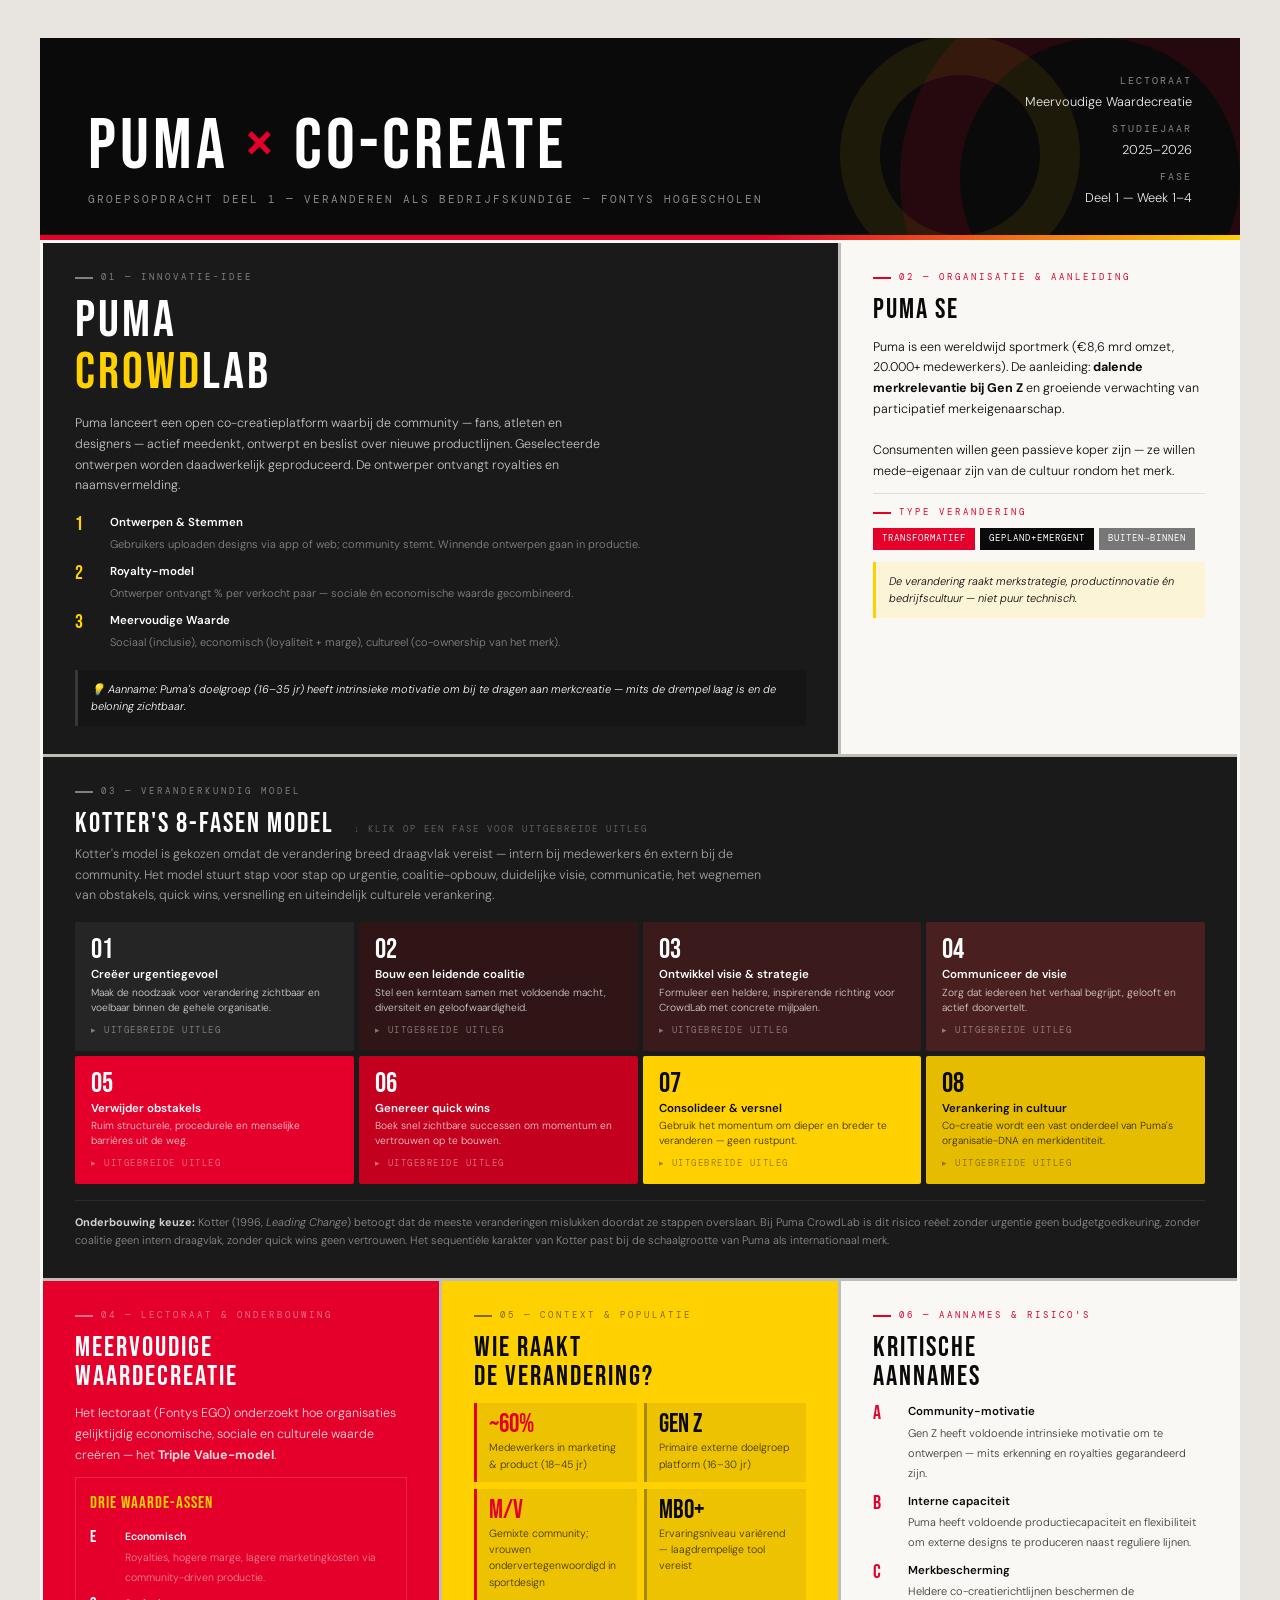
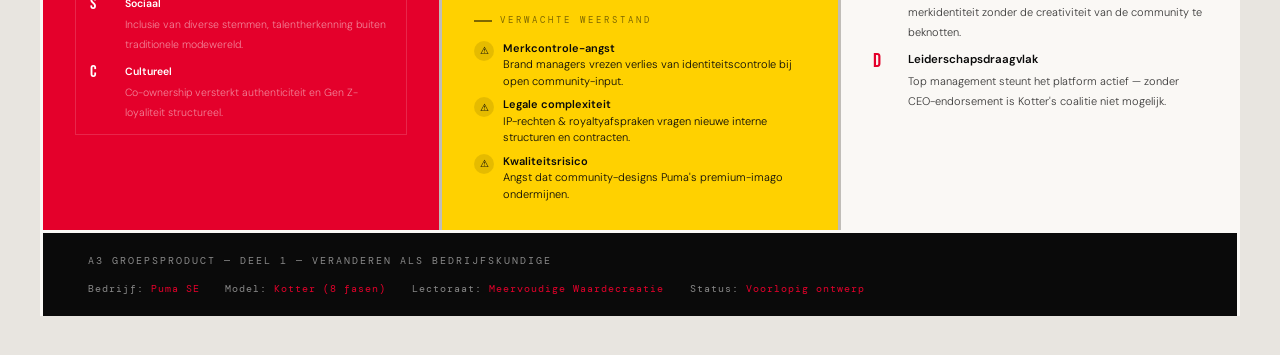
<file: puma_a3_innovatie.html>
<!DOCTYPE html>
<html lang="nl">
<head>
<meta charset="UTF-8">
<meta name="viewport" content="width=device-width, initial-scale=1.0">
<title>PUMA × Co-Create — A3 Veranderplan</title>
<link href="https://fonts.googleapis.com/css2?family=Bebas+Neue&family=DM+Sans:ital,wght@0,300;0,400;0,500;0,600;1,300&family=DM+Mono:wght@400;500&display=swap" rel="stylesheet">
<style>
  :root {
    --red: #E4002B;
    --dark: #0A0A0A;
    --gray: #1A1A1A;
    --mid: #2E2E2E;
    --light: #F0EDE8;
    --cream: #FAF8F5;
    --yellow: #FFD100;
    --muted: #888;
  }

  * { margin: 0; padding: 0; box-sizing: border-box; }

  body {
    background: #E8E5E0;
    font-family: 'DM Sans', sans-serif;
    color: var(--dark);
    font-size: clamp(11px, 1.1vw, 13px);
    line-height: 1.55;
  }

  .page {
    width: min(1200px, 100%);
    margin: clamp(16px, 3vw, 40px) auto;
    background: var(--cream);
  }

  /* HEADER */
  .header {
    background: var(--dark);
    color: white;
    padding: clamp(20px, 3vw, 36px) clamp(20px, 4vw, 48px) clamp(18px, 2.5vw, 28px);
    display: grid;
    grid-template-columns: 1fr auto;
    align-items: end;
    gap: 16px;
    position: relative;
    overflow: hidden;
  }
  .header::before {
    content:''; position:absolute; top:-60px; right:-60px;
    width:280px; height:280px;
    border:60px solid var(--red); border-radius:50%; opacity:.12;
  }
  .header::after {
    content:''; position:absolute; bottom:-40px; right:160px;
    width:160px; height:160px;
    border:40px solid var(--yellow); border-radius:50%; opacity:.08;
  }
  .brand {
    font-family:'Bebas Neue',sans-serif;
    font-size: clamp(36px, 6vw, 72px);
    letter-spacing:4px; line-height:1; color:white;
  }
  .brand span { color:var(--red); }
  .tagline {
    font-family:'DM Mono',monospace;
    font-size: clamp(8px, 0.85vw, 11px);
    color:var(--muted); letter-spacing:2px; text-transform:uppercase; margin-top:8px;
  }
  .header-meta { text-align:right; z-index:1; }
  .meta-label {
    font-family:'DM Mono',monospace; font-size:clamp(8px,0.75vw,10px);
    color:var(--muted); letter-spacing:2px; text-transform:uppercase; margin-bottom:3px;
  }
  .meta-value { font-size:clamp(11px,1vw,13px); color:var(--light); font-weight:300; }
  .red-stripe { height:5px; background:linear-gradient(90deg,var(--red) 60%,var(--yellow) 100%); }

  /* GRID */
  .grid {
    display:grid;
    grid-template-columns: repeat(3,1fr);
    gap:3px; background:#C0BDB8; margin:3px;
  }
  .card { background:var(--cream); padding:clamp(14px,2.5vw,28px) clamp(14px,2.5vw,32px); }
  .card-dark   { background:var(--gray); color:white; }
  .card-red    { background:var(--red);  color:white; }
  .card-yellow { background:var(--yellow); color:var(--dark); }
  .card-span2  { grid-column:span 2; }
  .card-span3  { grid-column:span 3; }

  .sec-label {
    font-family:'DM Mono',monospace; font-size:clamp(8px,0.75vw,9px);
    letter-spacing:3px; text-transform:uppercase; color:var(--red);
    margin-bottom:10px; display:flex; align-items:center; gap:8px;
  }
  .sec-label.lt { color:rgba(255,255,255,.45); }
  .sec-label.dk { color:rgba(0,0,0,.5); }
  .sec-label::before { content:''; display:inline-block; width:18px; height:2px; background:currentColor; }

  .card-title {
    font-family:'Bebas Neue',sans-serif;
    font-size:clamp(20px,2.4vw,28px); letter-spacing:2px; line-height:1.05; margin-bottom:12px;
  }
  .card-body { font-size:clamp(11px,1vw,12.5px); line-height:1.65; font-weight:300; }

  /* INNOVATION */
  .inno-head {
    font-family:'Bebas Neue',sans-serif;
    font-size:clamp(32px,4.5vw,52px); letter-spacing:3px; line-height:1; margin-bottom:14px;
  }
  .inno-head em { color:var(--yellow); font-style:normal; }

  /* PILLARS */
  .pillars { display:flex; flex-direction:column; gap:9px; margin-top:12px; }
  .pillar  { display:grid; grid-template-columns:26px 1fr; gap:9px; align-items:start; }
  .pnum { font-family:'Bebas Neue',sans-serif; font-size:20px; color:var(--red); line-height:1; }
  .pnum.lt { color:var(--yellow); }
  .pillar-text strong { font-size:11.5px; font-weight:600; display:block; margin-bottom:2px; }
  .pillar-text span   { font-size:11px; font-weight:300; opacity:.8; }

  /* KOTTER GRID */
  .kotter-grid {
    display:grid;
    grid-template-columns: repeat(4,1fr);
    gap:5px; margin-top:14px;
  }
  .kphase {
    padding:12px 14px; cursor:pointer;
    transition: transform .15s ease, filter .15s ease, box-shadow .15s ease;
    position:relative;
    border:2px solid transparent;
    border-radius:2px;
  }
  .kphase:hover {
    transform:translateY(-3px);
    filter:brightness(1.1);
    border-color:rgba(255,255,255,.3);
    box-shadow: 0 6px 20px rgba(0,0,0,.3);
    z-index:2;
  }
  .kphase:active { transform:scale(.97); }
  .knum {
    font-family:'Bebas Neue',sans-serif;
    font-size:clamp(20px,2.5vw,28px);
    display:block; line-height:1; margin-bottom:4px;
  }
  .kphase strong { display:block; font-size:clamp(10px,0.9vw,11.5px); font-weight:600; margin-bottom:4px; line-height:1.2; }
  .kphase p { font-size:clamp(9px,0.8vw,10.5px); font-weight:300; line-height:1.45; opacity:.8; }
  .click-hint {
    display:block; margin-top:8px;
    font-family:'DM Mono',monospace; font-size:8.5px; letter-spacing:1.5px;
    opacity:.4; text-transform:uppercase;
  }

  .kp0 { background:#252525; color:white; }
  .kp1 { background:#2f1515; color:white; }
  .kp2 { background:#3a1a1a; color:white; }
  .kp3 { background:#4a1f1f; color:white; }
  .kp4 { background:var(--red); color:white; }
  .kp5 { background:#c4001f; color:white; }
  .kp6 { background:var(--yellow); color:var(--dark); }
  .kp7 { background:#e6bc00; color:var(--dark); }

  /* MODAL */
  .modal-overlay {
    display:none; position:fixed; inset:0;
    background:rgba(0,0,0,.75); z-index:1000;
    align-items:center; justify-content:center;
    padding:20px;
    backdrop-filter: blur(4px);
  }
  .modal-overlay.open { display:flex; }
  .modal {
    background:var(--gray); color:white;
    width:min(600px,100%); max-height:85vh; overflow-y:auto;
    padding:clamp(22px,4vw,40px);
    position:relative;
    animation: modalIn .22s cubic-bezier(.22,.61,.36,1);
  }
  @keyframes modalIn {
    from { opacity:0; transform:translateY(16px) scale(.96); }
    to   { opacity:1; transform:none; }
  }
  .modal-close {
    position:absolute; top:14px; right:16px;
    background:none; border:none; color:var(--muted);
    font-size:22px; cursor:pointer; line-height:1;
    transition:color .15s; padding:4px;
  }
  .modal-close:hover { color:white; }
  .modal-nav {
    display:flex; justify-content:space-between; align-items:center;
    margin-bottom:16px;
  }
  .modal-nav-btn {
    background:rgba(255,255,255,.08); border:none; color:rgba(255,255,255,.6);
    font-family:'DM Mono',monospace; font-size:10px; letter-spacing:1px;
    padding:6px 12px; cursor:pointer; text-transform:uppercase;
    transition:background .15s, color .15s;
  }
  .modal-nav-btn:hover { background:rgba(255,255,255,.15); color:white; }
  .modal-nav-btn:disabled { opacity:.2; cursor:default; }
  .modal-num {
    font-family:'Bebas Neue',sans-serif;
    font-size:clamp(48px,8vw,72px);
    line-height:1; color:var(--red); margin-bottom:2px;
  }
  .modal-phase-name {
    font-family:'Bebas Neue',sans-serif;
    font-size:clamp(22px,3vw,30px);
    letter-spacing:2px; line-height:1.1; margin-bottom:14px; color:white;
  }
  .modal-phase-name em { color:var(--yellow); font-style:normal; }
  .modal-progress { margin-bottom:20px; height:3px; background:rgba(255,255,255,.08); }
  .modal-progress-fill { height:100%; background:linear-gradient(90deg,var(--red),var(--yellow)); transition:width .35s ease; }
  .modal-body { font-size:clamp(12px,1.1vw,13.5px); font-weight:300; line-height:1.7; color:rgba(255,255,255,.8); }
  .modal-body strong { color:white; font-weight:600; }
  .modal-body em { color:var(--yellow); font-style:italic; }
  .modal-section { margin-top:16px; padding-top:14px; border-top:1px solid rgba(255,255,255,.1); }
  .modal-section-label {
    font-family:'DM Mono',monospace; font-size:9px; letter-spacing:2px;
    text-transform:uppercase; color:var(--yellow); margin-bottom:8px;
  }
  .modal-list { list-style:none; display:flex; flex-direction:column; gap:6px; }
  .modal-list li { display:flex; gap:10px; font-size:12.5px; }
  .modal-list li::before { content:'→'; color:var(--red); flex-shrink:0; margin-top:1px; }
  .modal-tag {
    display:inline-block; background:rgba(255,255,255,.07);
    font-family:'DM Mono',monospace; font-size:9.5px; padding:4px 10px;
    letter-spacing:1px; margin-right:5px; margin-top:5px;
  }

  /* POPULATION */
  .pop-grid { display:grid; grid-template-columns:1fr 1fr; gap:7px; margin-top:12px; }
  .pop-item { padding:9px 12px; background:rgba(0,0,0,.07); border-left:3px solid var(--red); }
  .pop-item.yl { border-color:rgba(0,0,0,.3); }
  .pop-stat { font-family:'Bebas Neue',sans-serif; font-size:clamp(20px,2.5vw,26px); color:var(--red); line-height:1; }
  .pop-stat.dk { color:var(--dark); }
  .pop-desc { font-size:10.5px; font-weight:300; opacity:.75; margin-top:2px; }

  /* LECT BOX */
  .lect-box { margin-top:12px; border:1.5px solid rgba(255,255,255,.15); padding:12px 14px; }
  .lect-name { font-family:'Bebas Neue',sans-serif; font-size:17px; color:var(--yellow); letter-spacing:1px; margin-bottom:6px; }

  /* RESIST */
  .resist-list { margin-top:12px; display:flex; flex-direction:column; gap:7px; }
  .resist-item { display:flex; gap:9px; align-items:start; }
  .resist-icon {
    width:20px; height:20px; background:rgba(0,0,0,.1);
    border-radius:50%; display:flex; align-items:center; justify-content:center;
    font-size:10px; flex-shrink:0; margin-top:1px;
  }
  .resist-text strong { font-weight:600; display:block; font-size:11px; }
  .resist-text { font-size:11px; font-weight:300; line-height:1.5; }

  /* ASSUMPTION */
  .assumption { margin-top:12px; padding:11px 13px; background:rgba(255,209,0,.12); border-left:3px solid var(--yellow); }
  .assumption.dk { background:rgba(0,0,0,.2); border-color:rgba(255,255,255,.15); }
  .assumption p { font-size:11px; font-style:italic; line-height:1.55; font-weight:300; }

  hr.div { border:none; border-top:1px solid rgba(255,255,255,.08); margin:12px 0; }
  hr.div-light { border:none; border-top:1px solid #ddd; margin:12px 0; }

  /* FOOTER */
  .footer {
    background:var(--dark); color:white;
    padding:clamp(14px,2vw,20px) clamp(16px,3.5vw,48px);
    display:flex; flex-wrap:wrap; justify-content:space-between; align-items:center;
    gap:12px; margin:3px;
  }
  .footer-left {
    font-family:'DM Mono',monospace; font-size:clamp(8px,.8vw,10px);
    color:var(--muted); letter-spacing:2px; text-transform:uppercase;
  }
  .footer-right { display:flex; flex-wrap:wrap; gap:clamp(10px,2vw,28px); }
  .footer-tag { font-family:'DM Mono',monospace; font-size:clamp(8px,.8vw,10px); color:var(--muted); letter-spacing:1px; }
  .footer-tag span { color:var(--red); }

  /* RESPONSIVE */
  @media (max-width: 900px) {
    .grid { grid-template-columns:1fr 1fr; }
    .card-span2 { grid-column:span 2; }
    .card-span3 { grid-column:span 2; }
    .kotter-grid { grid-template-columns:repeat(2,1fr); }
  }
  @media (max-width: 600px) {
    .grid { grid-template-columns:1fr; }
    .card-span2 { grid-column:span 1; }
    .card-span3 { grid-column:span 1; }
    .header { grid-template-columns:1fr; }
    .header-meta { text-align:left; }
    .kotter-grid { grid-template-columns:1fr 1fr; }
  }
</style>
</head>
<body>

<div class="page">

  <!-- HEADER -->
  <div class="header">
    <div>
      <div class="brand">PUMA <span>×</span> CO-CREATE</div>
      <div class="tagline">Groepsopdracht Deel 1 — Veranderen als Bedrijfskundige — Fontys Hogescholen</div>
    </div>
    <div class="header-meta">
      <div class="meta-label">Lectoraat</div>
      <div class="meta-value">Meervoudige Waardecreatie</div>
      <div style="margin-top:10px" class="meta-label">Studiejaar</div>
      <div class="meta-value">2025–2026</div>
      <div style="margin-top:10px" class="meta-label">Fase</div>
      <div class="meta-value">Deel 1 — Week 1–4</div>
    </div>
  </div>
  <div class="red-stripe"></div>

  <!-- MAIN GRID -->
  <div class="grid">

    <!-- 01 INNOVATIE -->
    <div class="card card-dark card-span2">
      <div class="sec-label lt">01 — Innovatie-idee</div>
      <div class="inno-head">PUMA<br><em>CROWD</em>LAB</div>
      <div class="card-body" style="color:rgba(255,255,255,.75); max-width:540px;">
        Puma lanceert een open co-creatieplatform waarbij de community — fans, atleten en designers — actief meedenkt, ontwerpt en beslist over nieuwe productlijnen. Geselecteerde ontwerpen worden daadwerkelijk geproduceerd. De ontwerper ontvangt royalties en naamsvermelding.
      </div>
      <div class="pillars" style="margin-top:18px;">
        <div class="pillar">
          <div class="pnum lt">1</div>
          <div class="pillar-text">
            <strong style="color:white;">Ontwerpen & Stemmen</strong>
            <span style="color:rgba(255,255,255,.6);">Gebruikers uploaden designs via app of web; community stemt. Winnende ontwerpen gaan in productie.</span>
          </div>
        </div>
        <div class="pillar">
          <div class="pnum lt">2</div>
          <div class="pillar-text">
            <strong style="color:white;">Royalty-model</strong>
            <span style="color:rgba(255,255,255,.6);">Ontwerper ontvangt % per verkocht paar — sociale én economische waarde gecombineerd.</span>
          </div>
        </div>
        <div class="pillar">
          <div class="pnum lt">3</div>
          <div class="pillar-text">
            <strong style="color:white;">Meervoudige Waarde</strong>
            <span style="color:rgba(255,255,255,.6);">Sociaal (inclusie), economisch (loyaliteit + marge), cultureel (co-ownership van het merk).</span>
          </div>
        </div>
      </div>
      <div class="assumption dk" style="margin-top:18px;">
        <p>💡 Aanname: Puma's doelgroep (16–35 jr) heeft intrinsieke motivatie om bij te dragen aan merkcreatie — mits de drempel laag is en de beloning zichtbaar.</p>
      </div>
    </div>

    <!-- 02 ORGANISATIE -->
    <div class="card">
      <div class="sec-label">02 — Organisatie & Aanleiding</div>
      <div class="card-title">PUMA SE</div>
      <div class="card-body">
        Puma is een wereldwijd sportmerk (€8,6 mrd omzet, 20.000+ medewerkers). De aanleiding: <strong>dalende merkrelevantie bij Gen Z</strong> en groeiende verwachting van participatief merkeigenaarschap.<br><br>
        Consumenten willen geen passieve koper zijn — ze willen mede-eigenaar zijn van de cultuur rondom het merk.
      </div>
      <hr class="div-light">
      <div class="sec-label" style="margin-bottom:8px;">Type verandering</div>
      <div style="display:flex;gap:5px;flex-wrap:wrap;">
        <span style="background:var(--red);color:white;font-size:9px;padding:4px 9px;font-family:'DM Mono',monospace;letter-spacing:1px;">TRANSFORMATIEF</span>
        <span style="background:var(--dark);color:white;font-size:9px;padding:4px 9px;font-family:'DM Mono',monospace;letter-spacing:1px;">GEPLAND+EMERGENT</span>
        <span style="background:#777;color:white;font-size:9px;padding:4px 9px;font-family:'DM Mono',monospace;letter-spacing:1px;">BUITEN→BINNEN</span>
      </div>
      <div class="assumption" style="margin-top:12px;">
        <p>De verandering raakt merkstrategie, productinnovatie én bedrijfscultuur — niet puur technisch.</p>
      </div>
    </div>

    <!-- 03 KOTTER — full width -->
    <div class="card card-dark card-span3">
      <div class="sec-label lt">03 — Veranderkundig Model</div>
      <div style="display:flex;align-items:baseline;gap:20px;flex-wrap:wrap;margin-bottom:6px;">
        <div class="card-title" style="color:white;margin-bottom:0;">Kotter's 8-Fasen Model</div>
        <span style="font-family:'DM Mono',monospace;font-size:9px;color:rgba(255,255,255,.3);letter-spacing:2px;text-transform:uppercase;">↓ klik op een fase voor uitgebreide uitleg</span>
      </div>
      <div class="card-body" style="color:rgba(255,255,255,.6);margin-bottom:16px;max-width:700px;">
        Kotter's model is gekozen omdat de verandering breed draagvlak vereist — intern bij medewerkers én extern bij de community. Het model stuurt stap voor stap op urgentie, coalitie-opbouw, duidelijke visie, communicatie, het wegnemen van obstakels, quick wins, versnelling en uiteindelijk culturele verankering.
      </div>

      <div class="kotter-grid">
        <div class="kphase kp0" onclick="openModal(0)">
          <span class="knum">01</span>
          <strong>Creëer urgentiegevoel</strong>
          <p>Maak de noodzaak voor verandering zichtbaar en voelbaar binnen de gehele organisatie.</p>
          <span class="click-hint">▸ uitgebreide uitleg</span>
        </div>
        <div class="kphase kp1" onclick="openModal(1)">
          <span class="knum">02</span>
          <strong>Bouw een leidende coalitie</strong>
          <p>Stel een kernteam samen met voldoende macht, diversiteit en geloofwaardigheid.</p>
          <span class="click-hint">▸ uitgebreide uitleg</span>
        </div>
        <div class="kphase kp2" onclick="openModal(2)">
          <span class="knum">03</span>
          <strong>Ontwikkel visie & strategie</strong>
          <p>Formuleer een heldere, inspirerende richting voor CrowdLab met concrete mijlpalen.</p>
          <span class="click-hint">▸ uitgebreide uitleg</span>
        </div>
        <div class="kphase kp3" onclick="openModal(3)">
          <span class="knum">04</span>
          <strong>Communiceer de visie</strong>
          <p>Zorg dat iedereen het verhaal begrijpt, gelooft en actief doorvertelt.</p>
          <span class="click-hint">▸ uitgebreide uitleg</span>
        </div>
        <div class="kphase kp4" onclick="openModal(4)">
          <span class="knum">05</span>
          <strong>Verwijder obstakels</strong>
          <p>Ruim structurele, procedurele en menselijke barrières uit de weg.</p>
          <span class="click-hint">▸ uitgebreide uitleg</span>
        </div>
        <div class="kphase kp5" onclick="openModal(5)">
          <span class="knum">06</span>
          <strong>Genereer quick wins</strong>
          <p>Boek snel zichtbare successen om momentum en vertrouwen op te bouwen.</p>
          <span class="click-hint">▸ uitgebreide uitleg</span>
        </div>
        <div class="kphase kp6" onclick="openModal(6)">
          <span class="knum">07</span>
          <strong>Consolideer & versnel</strong>
          <p>Gebruik het momentum om dieper en breder te veranderen — geen rustpunt.</p>
          <span class="click-hint">▸ uitgebreide uitleg</span>
        </div>
        <div class="kphase kp7" onclick="openModal(7)">
          <span class="knum">08</span>
          <strong>Verankering in cultuur</strong>
          <p>Co-creatie wordt een vast onderdeel van Puma's organisatie-DNA en merkidentiteit.</p>
          <span class="click-hint">▸ uitgebreide uitleg</span>
        </div>
      </div>

      <hr class="div" style="margin-top:16px;">
      <div class="card-body" style="color:rgba(255,255,255,.5);font-size:11px;">
        <strong style="color:rgba(255,255,255,.8);">Onderbouwing keuze:</strong> Kotter (1996, <em>Leading Change</em>) betoogt dat de meeste veranderingen mislukken doordat ze stappen overslaan. Bij Puma CrowdLab is dit risico reëel: zonder urgentie geen budgetgoedkeuring, zonder coalitie geen intern draagvlak, zonder quick wins geen vertrouwen. Het sequentiële karakter van Kotter past bij de schaalgrootte van Puma als internationaal merk.
      </div>
    </div>

    <!-- 04 LECTORAAT -->
    <div class="card card-red">
      <div class="sec-label lt">04 — Lectoraat & Onderbouwing</div>
      <div class="card-title">Meervoudige<br>Waardecreatie</div>
      <div class="card-body" style="color:rgba(255,255,255,.85);">
        Het lectoraat (Fontys EGO) onderzoekt hoe organisaties gelijktijdig economische, sociale en culturele waarde creëren — het <strong>Triple Value-model</strong>.
      </div>
      <div class="lect-box">
        <div class="lect-name">Drie Waarde-assen</div>
        <div class="pillars">
          <div class="pillar">
            <div class="pnum" style="color:white;font-size:17px;">E</div>
            <div class="pillar-text">
              <strong style="color:white;font-size:10.5px;">Economisch</strong>
              <span style="color:rgba(255,255,255,.65);font-size:10.5px;">Royalties, hogere marge, lagere marketingkosten via community-driven productie.</span>
            </div>
          </div>
          <div class="pillar">
            <div class="pnum" style="color:white;font-size:17px;">S</div>
            <div class="pillar-text">
              <strong style="color:white;font-size:10.5px;">Sociaal</strong>
              <span style="color:rgba(255,255,255,.65);font-size:10.5px;">Inclusie van diverse stemmen, talentherkenning buiten traditionele modewereld.</span>
            </div>
          </div>
          <div class="pillar">
            <div class="pnum" style="color:white;font-size:17px;">C</div>
            <div class="pillar-text">
              <strong style="color:white;font-size:10.5px;">Cultureel</strong>
              <span style="color:rgba(255,255,255,.65);font-size:10.5px;">Co-ownership versterkt authenticiteit en Gen Z-loyaliteit structureel.</span>
            </div>
          </div>
        </div>
      </div>
    </div>

    <!-- 05 POPULATIE -->
    <div class="card card-yellow">
      <div class="sec-label dk">05 — Context & Populatie</div>
      <div class="card-title">Wie raakt<br>de verandering?</div>
      <div class="pop-grid">
        <div class="pop-item">
          <div class="pop-stat">~60%</div>
          <div class="pop-desc">Medewerkers in marketing & product (18–45 jr)</div>
        </div>
        <div class="pop-item yl">
          <div class="pop-stat dk">Gen Z</div>
          <div class="pop-desc">Primaire externe doelgroep platform (16–30 jr)</div>
        </div>
        <div class="pop-item">
          <div class="pop-stat">M/V</div>
          <div class="pop-desc">Gemixte community; vrouwen ondervertegenwoordigd in sportdesign</div>
        </div>
        <div class="pop-item yl">
          <div class="pop-stat dk">MBO+</div>
          <div class="pop-desc">Ervaringsniveau variërend — laagdrempelige tool vereist</div>
        </div>
      </div>
      <div style="margin-top:14px;" class="sec-label dk">Verwachte weerstand</div>
      <div class="resist-list">
        <div class="resist-item">
          <div class="resist-icon">⚠</div>
          <div class="resist-text"><strong>Merkcontrole-angst</strong>Brand managers vrezen verlies van identiteitscontrole bij open community-input.</div>
        </div>
        <div class="resist-item">
          <div class="resist-icon">⚠</div>
          <div class="resist-text"><strong>Legale complexiteit</strong>IP-rechten & royaltyafspraken vragen nieuwe interne structuren en contracten.</div>
        </div>
        <div class="resist-item">
          <div class="resist-icon">⚠</div>
          <div class="resist-text"><strong>Kwaliteitsrisico</strong>Angst dat community-designs Puma's premium-imago ondermijnen.</div>
        </div>
      </div>
    </div>

    <!-- 06 AANNAMES -->
    <div class="card">
      <div class="sec-label">06 — Aannames & Risico's</div>
      <div class="card-title">Kritische<br>Aannames</div>
      <div class="pillars" style="margin-top:0;">
        <div class="pillar">
          <div class="pnum">A</div>
          <div class="pillar-text">
            <strong>Community-motivatie</strong>
            <span>Gen Z heeft voldoende intrinsieke motivatie om te ontwerpen — mits erkenning en royalties gegarandeerd zijn.</span>
          </div>
        </div>
        <div class="pillar">
          <div class="pnum">B</div>
          <div class="pillar-text">
            <strong>Interne capaciteit</strong>
            <span>Puma heeft voldoende productiecapaciteit en flexibiliteit om externe designs te produceren naast reguliere lijnen.</span>
          </div>
        </div>
        <div class="pillar">
          <div class="pnum">C</div>
          <div class="pillar-text">
            <strong>Merkbescherming</strong>
            <span>Heldere co-creatierichtlijnen beschermen de merkidentiteit zonder de creativiteit van de community te beknotten.</span>
          </div>
        </div>
        <div class="pillar">
          <div class="pnum">D</div>
          <div class="pillar-text">
            <strong>Leiderschapsdraagvlak</strong>
            <span>Top management steunt het platform actief — zonder CEO-endorsement is Kotter's coalitie niet mogelijk.</span>
          </div>
        </div>
      </div>
    </div>

  </div>

  <!-- FOOTER -->
  <div class="footer">
    <div class="footer-left">A3 Groepsproduct — Deel 1 — Veranderen als Bedrijfskundige</div>
    <div class="footer-right">
      <div class="footer-tag">Bedrijf: <span>Puma SE</span></div>
      <div class="footer-tag">Model: <span>Kotter (8 fasen)</span></div>
      <div class="footer-tag">Lectoraat: <span>Meervoudige Waardecreatie</span></div>
      <div class="footer-tag">Status: <span>Voorlopig ontwerp</span></div>
    </div>
  </div>
</div>

<!-- MODAL -->
<div class="modal-overlay" id="modalOverlay" onclick="closeIfOutside(event)">
  <div class="modal" id="modal">
    <button class="modal-close" onclick="closeModal()">✕</button>
    <div class="modal-nav">
      <button class="modal-nav-btn" id="btnPrev" onclick="navigate(-1)">← Vorige fase</button>
      <span style="font-family:'DM Mono',monospace;font-size:9px;color:rgba(255,255,255,.3);letter-spacing:2px;" id="navCounter"></span>
      <button class="modal-nav-btn" id="btnNext" onclick="navigate(1)">Volgende fase →</button>
    </div>
    <div class="modal-num" id="mNum"></div>
    <div class="modal-phase-name" id="mName"></div>
    <div class="modal-progress"><div class="modal-progress-fill" id="mProgress"></div></div>
    <div class="modal-body" id="mBody"></div>
  </div>
</div>

<script>
let currentPhase = 0;

const phases = [
  {
    num:"01", name:"Creëer <em>Urgentiegevoel</em>", progress:12.5,
    body:`<p><strong>Doel:</strong> Medewerkers en management van Puma moeten <em>voelen</em> dat verandering nu noodzakelijk is. Zonder urgentie is er geen bereidheid om te bewegen — mensen veranderen pas als het alternatief pijnlijker is dan veranderen zelf.</p>
    <div class="modal-section">
      <div class="modal-section-label">Toegepast op Puma CrowdLab</div>
      <ul class="modal-list">
        <li>Presenteer interne data: Puma verliest marktaandeel bij Gen Z ten opzichte van Nike en New Balance.</li>
        <li>Toon consumentenonderzoek: 73% van Gen Z wil merken actief meevormgeven (Edelman Trust Barometer).</li>
        <li>Laat zien hoe concurrenten (Nike By You, Adidas Design Studio) al succesvol co-creatie inzetten.</li>
        <li>Organiseer een "burning platform"-sessie met directie en merkteam om de urgentie tastbaar te maken.</li>
        <li>Gebruik social media-data: hoeveel fan-redesigns van Puma-schoenen circuleren al organisch online?</li>
      </ul>
    </div>
    <div class="modal-section">
      <div class="modal-section-label">Weerstand & aanpak</div>
      <p>Risico: medewerkers zien de urgentie niet als reëel. Aanpak: gebruik concrete klantquotes, social listening-data en een benchmark met concurrenten om het probleem onmiskenbaar te maken. Maak de kosten van <em>niet</em>-veranderen explicieter dan de kosten van veranderen.</p>
    </div>
    <div class="modal-section">
      <div class="modal-section-label">Verband met Kotter</div>
      <p>Kotter stelt dat minimaal 75% van het management overtuigd moet zijn van de urgentie voordat fase 2 kan starten. Zonder deze basis zullen latere fasen structureel ondermijnd worden door passieve sabotage of onverschilligheid.</p>
    </div>
    <div class="modal-section"><div class="modal-section-label">Tags</div><span class="modal-tag">INTERN</span><span class="modal-tag">BEWUSTWORDING</span><span class="modal-tag">FASE 1 VAN 8</span></div>`
  },
  {
    num:"02", name:"Bouw een <em>Leidende Coalitie</em>", progress:25,
    body:`<p><strong>Doel:</strong> Een divers, invloedrijk kernteam dat de verandering trekt. Kotter benadrukt dat verandering nooit door één persoon wordt gedragen — het vraagt een coalitie met voldoende formele macht, expertise en geloofwaardigheid.</p>
    <div class="modal-section">
      <div class="modal-section-label">Samenstelling kernteam CrowdLab</div>
      <ul class="modal-list">
        <li><strong>CMO of Brand Director</strong> — strategische legitimiteit en eindverantwoordelijkheid voor merkbewaking.</li>
        <li><strong>Head of Product Innovation</strong> — technische uitvoerbaarheid van ontwerpselectie en productieintegratie.</li>
        <li><strong>Community Manager</strong> — connectie met de externe doelgroep, influencer netwerk en platformdynamiek.</li>
        <li><strong>Legal Counsel</strong> — IP-rechten, royaltycontracten en aansprakelijkheid bij community-inzendingen.</li>
        <li><strong>2–3 interne Gen Z-medewerkers</strong> — ambassadeurs die de doelgroep representeren en intern vertrouwen wekken.</li>
      </ul>
    </div>
    <div class="modal-section">
      <div class="modal-section-label">Weerstand & aanpak</div>
      <p>Risico: senior management wil controle houden en blokkeert besluitvorming. Aanpak: geef hen een expliciete governance-rol binnen het platform (bijv. final approval voor productie) zodat ze eigenaarschap ervaren zonder de community te beknotten.</p>
    </div>
    <div class="modal-section">
      <div class="modal-section-label">Verband met Meervoudige Waardecreatie</div>
      <p>De coalitie moet zelf de drie waarde-assen representeren: economisch (business), sociaal (community), cultureel (merk). Zo is meervoudige waarde geborgd in de besluitvormingsstructuur zelf.</p>
    </div>
    <div class="modal-section"><div class="modal-section-label">Tags</div><span class="modal-tag">COALITIE</span><span class="modal-tag">LEIDERSCHAP</span><span class="modal-tag">INTERN</span></div>`
  },
  {
    num:"03", name:"Ontwikkel <em>Visie & Strategie</em>", progress:37.5,
    body:`<p><strong>Doel:</strong> Een heldere, memorabele visie die richting geeft aan alle beslissingen rondom CrowdLab. Zonder visie wordt verandering een chaotische reeks losse acties zonder samenhang of duurzaamheid.</p>
    <div class="modal-section">
      <div class="modal-section-label">Visie voor Puma CrowdLab</div>
      <p style="margin-bottom:10px; font-style:italic; color:rgba(255,255,255,.9);">"Puma wordt het eerste grote sportmerk waarbij de community mede-eigenaar is van het design — en daar ook financieel van profiteert."</p>
      <ul class="modal-list">
        <li><strong>Korte termijn (0–6 mnd):</strong> Platform bouwen en intern beta-testen met 50 medewerkers en 200 externe testers.</li>
        <li><strong>Middellange termijn (6–18 mnd):</strong> Publieke pilotlancering met 3 community-designs in gelimiteerde productie.</li>
        <li><strong>Lange termijn (18 mnd+):</strong> Jaarlijkse CrowdLab-collectie als vast onderdeel van Puma's productlijn.</li>
      </ul>
    </div>
    <div class="modal-section">
      <div class="modal-section-label">Koppeling aan Meervoudige Waardecreatie</div>
      <p>De strategie combineert bewust de drie waarde-assen: economische waarde (marge, royalties), sociale waarde (inclusie, talentontwikkeling) en culturele waarde (community-ownership). Dit sluit direct aan bij het lectoraatsonderzoek van Fontys EGO over duurzame bedrijfsmodellen.</p>
    </div>
    <div class="modal-section"><div class="modal-section-label">Tags</div><span class="modal-tag">VISIE</span><span class="modal-tag">STRATEGIE</span><span class="modal-tag">RICHTING</span></div>`
  },
  {
    num:"04", name:"Communiceer <em>de Visie</em>", progress:50,
    body:`<p><strong>Doel:</strong> De visie leven inblazen bij alle betrokkenen — intern én extern. Kotter stelt dat <em>"undercommunication"</em> de meest voorkomende en fatale fout is in verandertrajecten: de visie moet tien keer vaker gecommuniceerd worden dan je intuïtief zou denken.</p>
    <div class="modal-section">
      <div class="modal-section-label">Interne communicatie</div>
      <ul class="modal-list">
        <li>Kick-off sessie voor alle merkteams met een CrowdLab-launch deck en een live Q&A met de coalitie.</li>
        <li>Wekelijkse update via intern Slack-kanaal: voortgang, community-ontwerpen, stemresultaten.</li>
        <li>Coalitieleden worden actief ingezet als storytellers in teamvergaderingen en boardroom-updates.</li>
        <li>Interne FAQ-pagina: wat betekent CrowdLab voor mijn rol? Wat verandert er aan mijn werk?</li>
      </ul>
    </div>
    <div class="modal-section">
      <div class="modal-section-label">Externe communicatie</div>
      <ul class="modal-list">
        <li>Teasercampagne op social media: <em>"Jij ontwerpt. Wij produceren."</em></li>
        <li>Samenwerking met micro-influencers (10k–100k volgers) in sneaker- en streetwear-community.</li>
        <li>Transparantie over het royalty-model als onderscheidend USP in alle campagne-uitingen.</li>
        <li>Press release bij eerste royalty-uitbetaling: bewijs dat het systeem echt werkt.</li>
      </ul>
    </div>
    <div class="modal-section"><div class="modal-section-label">Tags</div><span class="modal-tag">COMMUNICATIE</span><span class="modal-tag">INTERN</span><span class="modal-tag">EXTERN</span></div>`
  },
  {
    num:"05", name:"Verwijder <em>Obstakels</em>", progress:62.5,
    body:`<p><strong>Doel:</strong> Structurele, procedurele en menselijke barrières identificeren en wegnemen. Kotter stelt: obstakels die niet actief worden aangepakt, ondermijnen het vertrouwen in de verandering — mensen concluderen dat de coalitie de woorden niet waarmaakt.</p>
    <div class="modal-section">
      <div class="modal-section-label">Specifieke obstakels bij Puma CrowdLab</div>
      <ul class="modal-list">
        <li><strong>IP & juridisch:</strong> Royaltycontracten en eigendomsrechten van ingediende designs zijn vooraf niet geregeld → nieuwe standaardcontracten opstellen met Legal; community stemt in bij upload.</li>
        <li><strong>Merkcontrole:</strong> Brand guidelines zijn te rigide voor open input → flexibele co-creatierichtlijnen opstellen die kernwaarden beschermen maar creatieve ruimte laten.</li>
        <li><strong>Technisch:</strong> Puma's productieproces is niet ingericht op externe designs → pilot via contract-productie met één specifieke fabriekspartner.</li>
        <li><strong>Mindset interne designers:</strong> Interne ontwerpers voelen bedreiging → positioneer CrowdLab expliciet als aanvulling, niet als vervanging van intern talent.</li>
        <li><strong>Budgetgoedkeuring:</strong> Geen apart budget voor het platform → onderbouw ROI met benchmark-data van Nike By You (30% hogere klantloyaliteit).</li>
      </ul>
    </div>
    <div class="modal-section"><div class="modal-section-label">Tags</div><span class="modal-tag">BARRIÈRES</span><span class="modal-tag">STRUCTUUR</span><span class="modal-tag">WEERSTAND</span></div>`
  },
  {
    num:"06", name:"Genereer <em>Quick Wins</em>", progress:75,
    body:`<p><strong>Doel:</strong> Snel zichtbare resultaten boeken om twijfelaars te overtuigen en het enthousiasme te versterken. Quick wins legitimeren de verandering bij mensen die eerst de bewijslast willen zien voordat ze meedoen.</p>
    <div class="modal-section">
      <div class="modal-section-label">Geplande quick wins CrowdLab</div>
      <ul class="modal-list">
        <li><strong>Maand 2:</strong> Intern designwedstrijdje met 50 medewerkers — winnend design wordt op kantoor tentoongesteld. Klein, maar zichtbaar bewijs van de aanpak.</li>
        <li><strong>Maand 3:</strong> Publieke Instagram-designchallenge met 500+ inzendingen als bewijs van community-vraag.</li>
        <li><strong>Maand 6:</strong> Produceer 3 winnende designs in een gelimiteerde oplage van 500 paar — direct uitverkocht als einddoel.</li>
        <li><strong>Maand 8:</strong> Toon eerste royalty-uitbetaling aan ontwerpers via press release en social content. Maakt abstracte belofte concreet en geloofwaardig.</li>
        <li><strong>Boardroom:</strong> Presenteer engagement-KPI's (inzendingen, clicks, community-groei) om intern draagvlak voor fase 7 te verkrijgen.</li>
      </ul>
    </div>
    <div class="modal-section">
      <div class="modal-section-label">Valkuil</div>
      <p>Kotter waarschuwt: quick wins die mislukken zijn erger dan geen quick wins. Kies bewust kleine, beheersbare successen met &gt;90% slaagkans — pas daarna opschalen.</p>
    </div>
    <div class="modal-section"><div class="modal-section-label">Tags</div><span class="modal-tag">MOMENTUM</span><span class="modal-tag">BEWIJS</span><span class="modal-tag">VERTROUWEN</span></div>`
  },
  {
    num:"07", name:"Consolideer & <em>Versnel</em>", progress:87.5,
    body:`<p><strong>Doel:</strong> Gebruik het momentum van de quick wins om de verandering te verdiepen en te verbreden. Dit is het moment om groter te denken — maar Kotter waarschuwt uitdrukkelijk: niet te vroeg vieren.</p>
    <div class="modal-section">
      <div class="modal-section-label">Consolidatie bij Puma CrowdLab</div>
      <ul class="modal-list">
        <li>Uitbreiding van 3 designs naar een volwaardige jaarlijkse CrowdLab-collectie (15–25 designs).</li>
        <li>Productcategorie uitbreiden: van schoenen naar kleding, bags en accessoires.</li>
        <li>Interne teams (marketing, product, legal) herorganiseren rondom het co-creatieproces als vaste werkwijze.</li>
        <li>Nieuwe partnerships met designopleidingen (ArtEZ, Design Academy Eindhoven) als talentpipeline.</li>
        <li>Data-analyse: welke designs slaan aan, bij welk segment, in welk seizoen? Dit inzicht stuurt de volgende ronde.</li>
        <li>Internationale uitrol: na Nederland ook launch in Duitsland en UK als groeimarkten voor Gen Z streetwear.</li>
      </ul>
    </div>
    <div class="modal-section">
      <div class="modal-section-label">Valkuil</div>
      <p>De meest voorkomende fout in deze fase: te snel succes vieren en de urgentie laten wegzakken. Blijf de noodzaak communiceren ook als het goed gaat — consolidatie is geen eindpunt maar een versnelling.</p>
    </div>
    <div class="modal-section"><div class="modal-section-label">Tags</div><span class="modal-tag">UITBREIDING</span><span class="modal-tag">MOMENTUM</span><span class="modal-tag">SCHALING</span></div>`
  },
  {
    num:"08", name:"Verankering in <em>Cultuur</em>", progress:100,
    body:`<p><strong>Doel:</strong> Co-creatie wordt geen project meer, maar een vast onderdeel van hoe Puma werkt en denkt. Kotter stelt: <em>"de verandering is pas geslaagd als het nieuwe gedrag de norm is geworden"</em> — niet als de structuur klaar is, maar als de cultuur het heeft geïnternaliseerd.</p>
    <div class="modal-section">
      <div class="modal-section-label">Culturele verankering bij Puma</div>
      <ul class="modal-list">
        <li>CrowdLab opnemen in het jaarlijkse productplanning-proces als vaste lijn naast reguliere collecties.</li>
        <li>KPI's en bonusstructuren voor teamleden koppelen aan community-engagement en co-creatieresultaten.</li>
        <li>Onboarding nieuwe medewerkers: CrowdLab als kernwaarde van Puma's merkidentiteit — vanaf dag 1.</li>
        <li>Jaarlijkse CrowdLab Award: community-ontwerper van het jaar, met media-aandacht en interne viering.</li>
        <li>Rapporteer in het jaarverslag over meervoudige waarde via CrowdLab: economisch, sociaal én cultureel.</li>
        <li>Leiderschapsontwikkeling: managers worden getraind op co-creatief leiderschap als Puma-competentie.</li>
      </ul>
    </div>
    <div class="modal-section">
      <div class="modal-section-label">Verbinding met Lectoraat Meervoudige Waardecreatie</div>
      <p>Duurzame meervoudige waardecreatie is alleen mogelijk als het in de organisatiecultuur is verankerd. Het lectoraat benadrukt dat waardecreatie structurele inbedding vereist — niet projectmatig denken. Fase 8 is dan ook de directe vertaling van het lectoraatsonderzoek naar de praktijk van Puma.</p>
    </div>
    <div class="modal-section"><div class="modal-section-label">Tags</div><span class="modal-tag">CULTUUR</span><span class="modal-tag">BORGING</span><span class="modal-tag">PUMA DNA</span></div>`
  }
];

function openModal(i) {
  currentPhase = i;
  renderModal();
  document.getElementById('modalOverlay').classList.add('open');
  document.body.style.overflow = 'hidden';
  document.getElementById('modal').scrollTop = 0;
}

function renderModal() {
  const p = phases[currentPhase];
  document.getElementById('mNum').textContent = p.num;
  document.getElementById('mName').innerHTML = p.name;
  document.getElementById('mProgress').style.width = p.progress + '%';
  document.getElementById('mBody').innerHTML = p.body;
  document.getElementById('navCounter').textContent = (currentPhase+1) + ' / ' + phases.length;
  document.getElementById('btnPrev').disabled = currentPhase === 0;
  document.getElementById('btnNext').disabled = currentPhase === phases.length - 1;
  document.getElementById('modal').scrollTop = 0;
}

function navigate(dir) {
  const next = currentPhase + dir;
  if (next >= 0 && next < phases.length) {
    currentPhase = next;
    renderModal();
  }
}

function closeModal() {
  document.getElementById('modalOverlay').classList.remove('open');
  document.body.style.overflow = '';
}
function closeIfOutside(e) {
  if (e.target === document.getElementById('modalOverlay')) closeModal();
}
document.addEventListener('keydown', e => {
  if (e.key === 'Escape') closeModal();
  if (e.key === 'ArrowRight') navigate(1);
  if (e.key === 'ArrowLeft') navigate(-1);
});
</script>
</body>
</html>
</file>
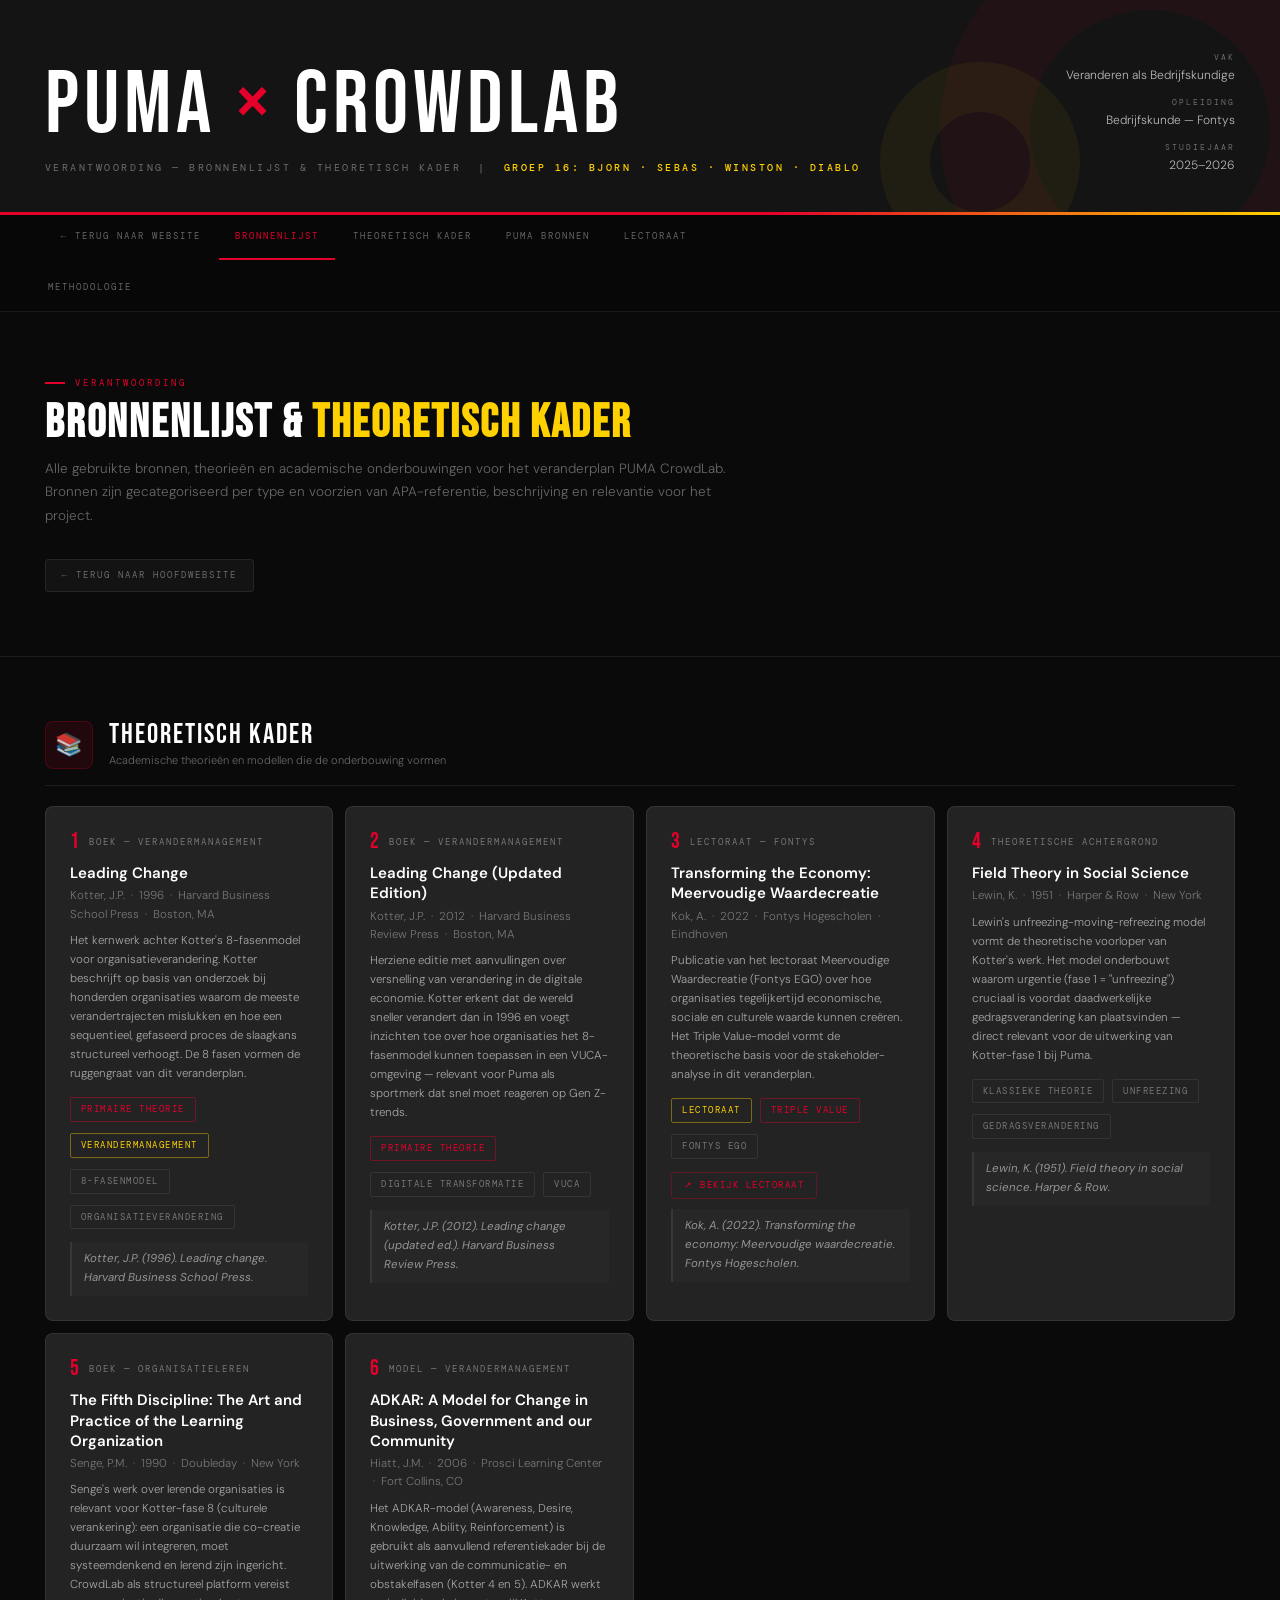
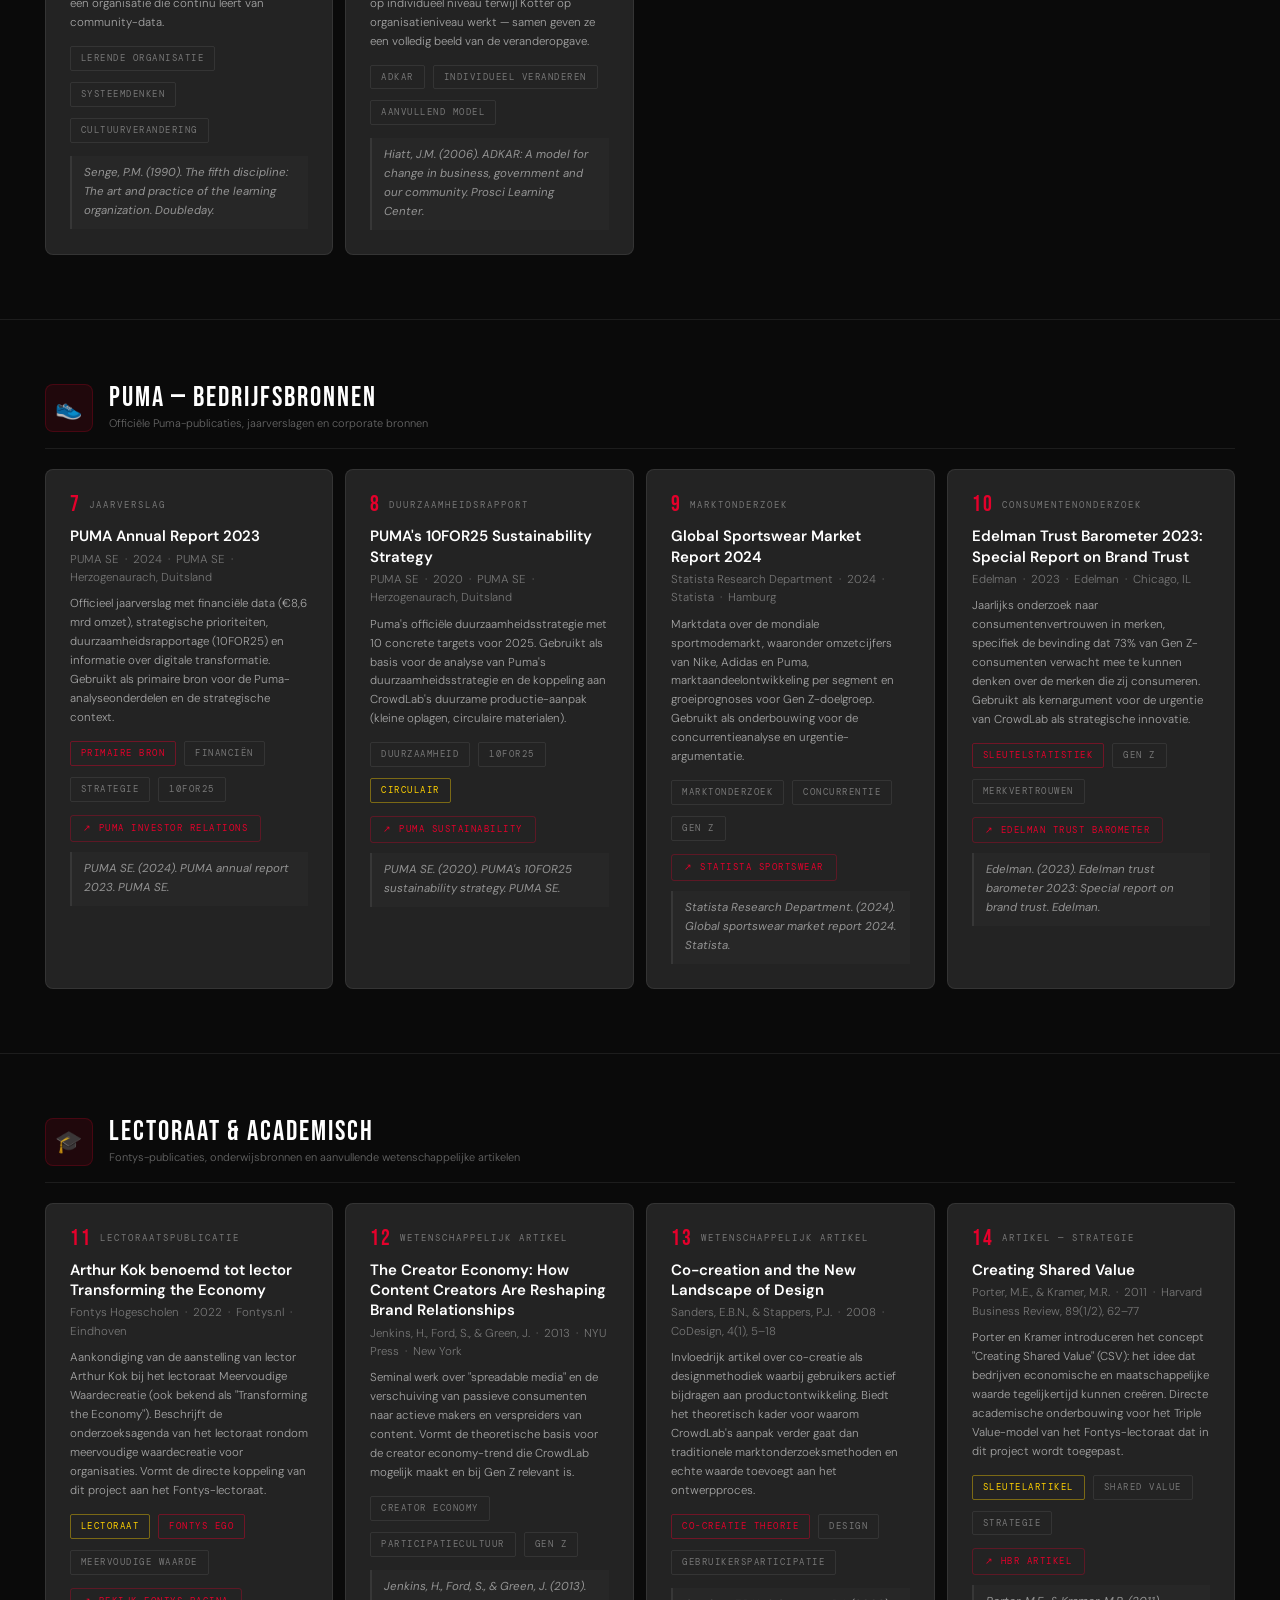
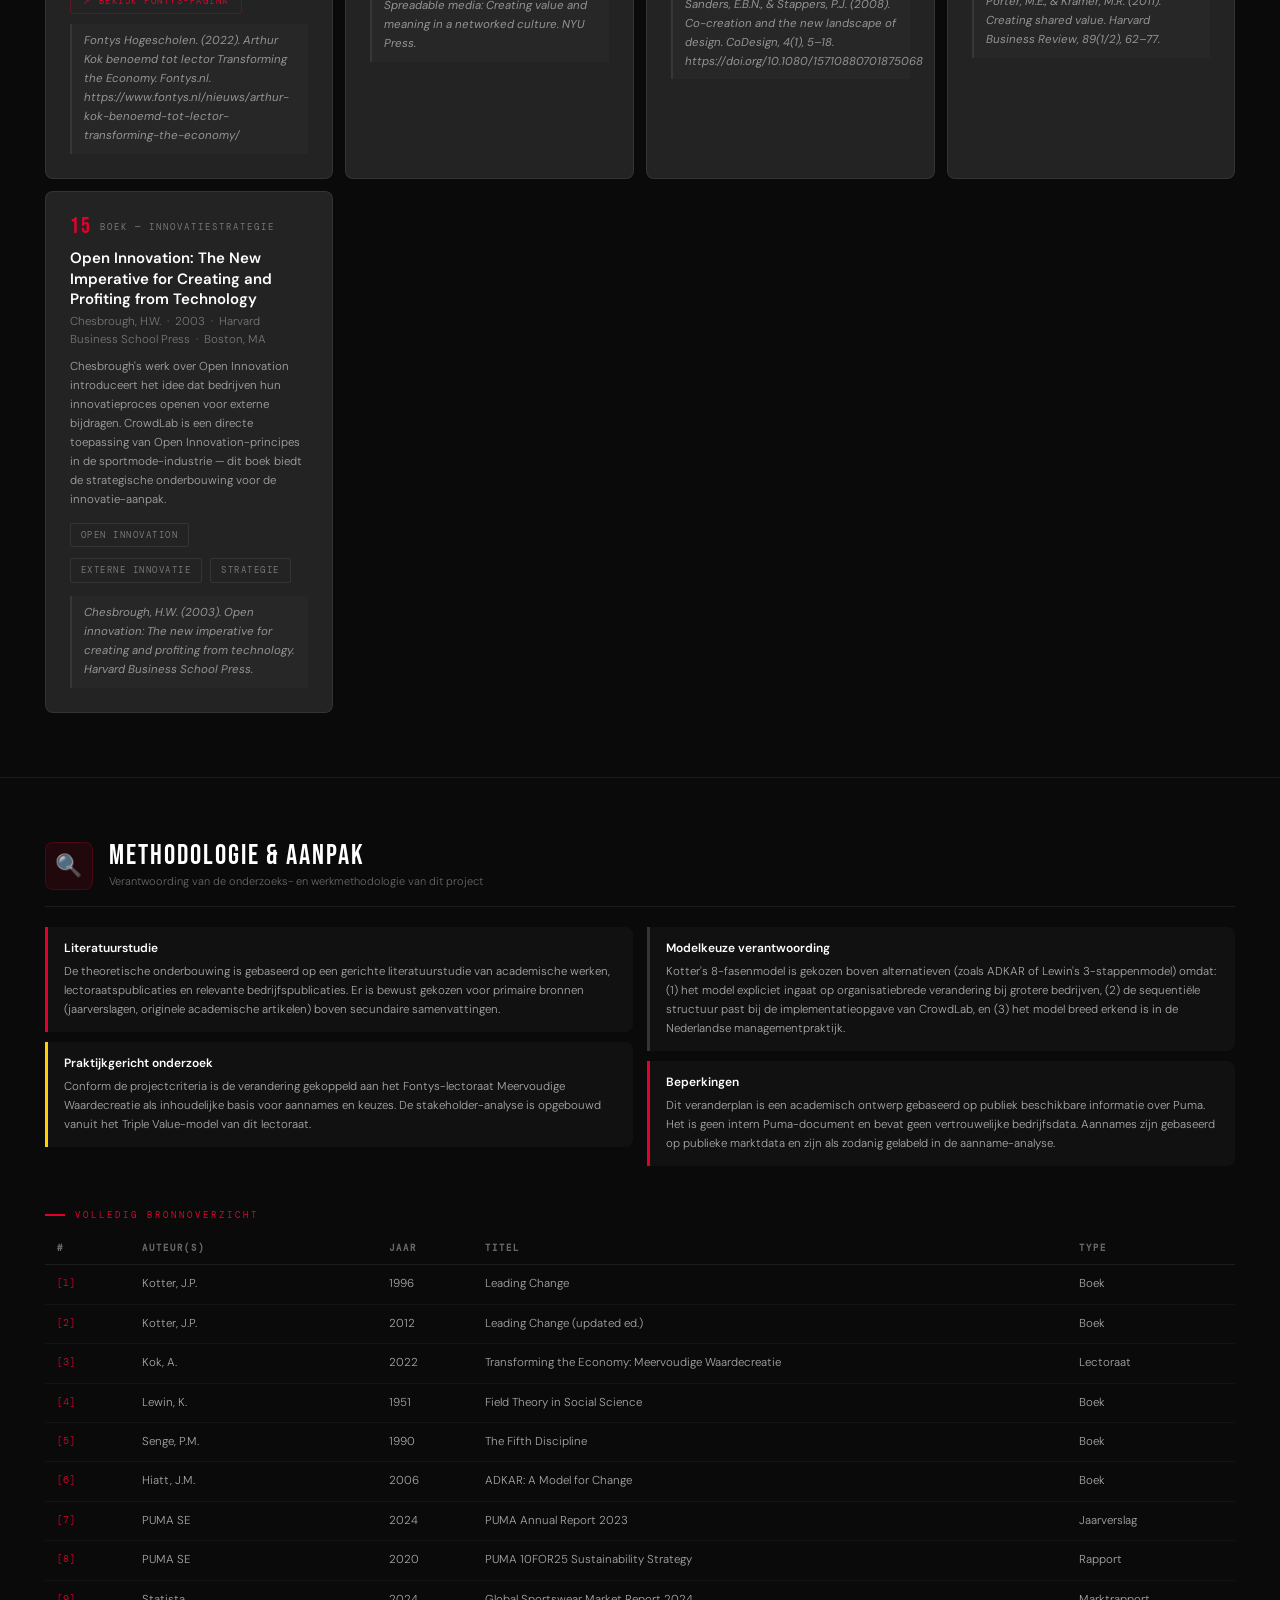
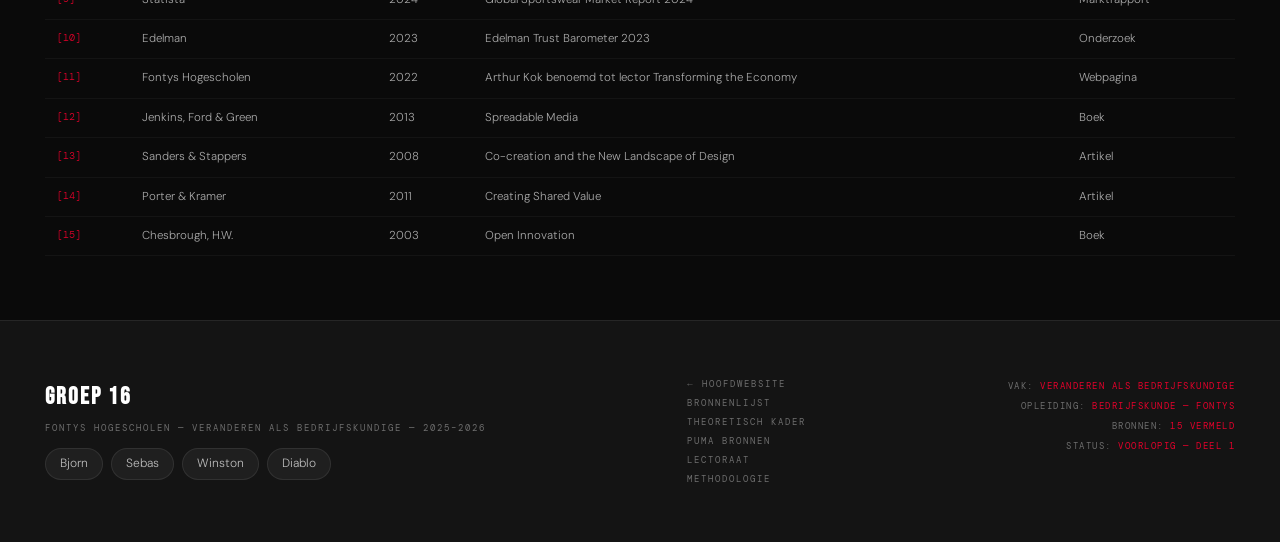
<file: verantwoording.html>
<!DOCTYPE html>
<html lang="nl">
<head>
<meta charset="UTF-8">
<meta name="viewport" content="width=device-width, initial-scale=1.0">
<title>Verantwoording — PUMA CrowdLab Groep 16</title>
<link href="https://fonts.googleapis.com/css2?family=Bebas+Neue&family=DM+Sans:ital,wght@0,300;0,400;0,500;0,600;1,300&family=DM+Mono:wght@400;500&display=swap" rel="stylesheet">
<link rel="stylesheet" href="shared.css">
<style>
/* ── PAGE-SPECIFIC: VERANTWOORDING ── */

/* Source cards */
.source-card {
  background: var(--card);
  border: 1px solid var(--border);
  border-radius: var(--radius);
  padding: clamp(16px,2vw,24px);
  transition: var(--trans);
  position: relative;
}
.source-card:hover {
  background: var(--card-hov);
  border-color: var(--border-h);
}
.source-num {
  font-family: 'DM Mono', monospace; font-size: 9px;
  letter-spacing: 2px; text-transform: uppercase;
  color: var(--muted); margin-bottom: 10px;
  display: flex; align-items: center; gap: 8px;
}
.source-num::before {
  content: attr(data-n);
  font-family: 'Bebas Neue', sans-serif;
  font-size: 22px; color: var(--red); line-height: 1;
}
.source-title {
  font-size: clamp(13px,1.3vw,15px); font-weight: 600; color: white;
  margin-bottom: 4px; line-height: 1.35;
}
.source-meta {
  font-size: 11.5px; color: var(--muted); font-weight: 300;
  margin-bottom: 8px; line-height: 1.6;
}
.source-desc {
  font-size: 11.5px; color: rgba(255,255,255,0.6);
  font-weight: 300; line-height: 1.65; margin-bottom: 10px;
}
.source-tags { display: flex; flex-wrap: wrap; gap: 5px; margin-bottom: 10px; }
.source-link {
  display: inline-flex; align-items: center; gap: 6px;
  font-family: 'DM Mono', monospace; font-size: 9px;
  letter-spacing: 1.5px; text-transform: uppercase;
  color: var(--red); text-decoration: none;
  border: 1px solid rgba(228,0,43,0.3);
  padding: 5px 12px; border-radius: 3px;
  transition: var(--trans);
}
.source-link:hover { background: var(--red); color: white; border-color: var(--red); }

/* Category header */
.cat-header {
  display: flex; align-items: center; gap: 16px;
  margin-bottom: 20px; padding-bottom: 16px;
  border-bottom: 1px solid var(--border);
}
.cat-icon {
  width: 48px; height: 48px; flex-shrink: 0;
  background: rgba(228,0,43,0.1); border: 1px solid rgba(228,0,43,0.2);
  border-radius: var(--radius);
  display: flex; align-items: center; justify-content: center; font-size: 22px;
}
.cat-title {
  font-family: 'Bebas Neue', sans-serif;
  font-size: clamp(20px,3vw,28px); letter-spacing: 2px; color: white; line-height: 1;
}
.cat-sub { font-size: 11px; color: var(--muted); font-weight: 300; margin-top: 2px; }

/* Back to index button */
.back-btn {
  display: inline-flex; align-items: center; gap: 8px;
  font-family: 'DM Mono', monospace; font-size: 9px;
  letter-spacing: 2px; text-transform: uppercase;
  color: var(--muted); text-decoration: none;
  background: rgba(255,255,255,0.04); border: 1px solid var(--border);
  padding: 8px 16px; border-radius: 4px; margin-bottom: 0;
  transition: var(--trans);
}
.back-btn:hover { color: white; border-color: var(--border-h); }

/* APA style display */
.apa-ref {
  font-size: 11.5px; color: rgba(255,255,255,0.5);
  font-style: italic; line-height: 1.65;
  background: rgba(255,255,255,0.02);
  border-left: 2px solid var(--border);
  padding: 8px 12px; margin-top: 10px;
  font-family: 'DM Sans', sans-serif;
}

/* Summary table */
.ref-table { width: 100%; border-collapse: collapse; margin-top: 12px; }
.ref-table th {
  font-family: 'DM Mono', monospace; font-size: 8.5px;
  letter-spacing: 2px; text-transform: uppercase;
  color: var(--muted); text-align: left;
  padding: 8px 12px; border-bottom: 1px solid var(--border);
}
.ref-table td {
  font-size: 11.5px; color: rgba(255,255,255,0.65); font-weight: 300;
  padding: 10px 12px; border-bottom: 1px solid rgba(255,255,255,0.04);
  vertical-align: top; line-height: 1.6;
}
.ref-table tr:hover td { background: rgba(255,255,255,0.02); }
.ref-table td:first-child { color: var(--red); font-family: 'DM Mono', monospace; font-size: 10px; }
</style>
</head>
<body>

<!-- HEADER -->
<header>
  <div class="header-inner">
    <div>
      <div class="brand">PUMA <span>×</span> CROWDLAB</div>
      <div class="brand-sub">
        Verantwoording — Bronnenlijst &amp; Theoretisch Kader &nbsp;|&nbsp;
        <strong>Groep 16: Bjorn · Sebas · Winston · Diablo</strong>
      </div>
    </div>
    <div class="header-meta">
      <div class="meta-item"><div class="meta-k">Vak</div><div class="meta-v">Veranderen als Bedrijfskundige</div></div>
      <div class="meta-item"><div class="meta-k">Opleiding</div><div class="meta-v">Bedrijfskunde — Fontys</div></div>
      <div class="meta-item"><div class="meta-k">Studiejaar</div><div class="meta-v">2025–2026</div></div>
    </div>
  </div>
</header>

<!-- NAV -->
<nav>
  <div class="nav-inner">
    <a class="nav-btn" href="index.html">← Terug naar website</a>
    <a class="nav-btn active" href="#bronnen">Bronnenlijst</a>
    <a class="nav-btn" href="#theorie">Theoretisch kader</a>
    <a class="nav-btn" href="#puma-bronnen">Puma bronnen</a>
    <a class="nav-btn" href="#lectoraat">Lectoraat</div>
    <a class="nav-btn" href="#methodologie">Methodologie</a>
  </div>
</nav>

<!-- ======================================================
     INTRO
     ====================================================== -->
<section id="bronnen">
  <div class="container">
    <div class="lbl">Verantwoording</div>
    <h2 class="sec-title">Bronnenlijst &amp; <em>Theoretisch Kader</em></h2>
    <p class="sec-intro">
      Alle gebruikte bronnen, theorieën en academische onderbouwingen voor het veranderplan PUMA CrowdLab. Bronnen zijn gecategoriseerd per type en voorzien van APA-referentie, beschrijving en relevantie voor het project.
    </p>
    <a class="back-btn" href="index.html">← Terug naar hoofdwebsite</a>
  </div>
</section>

<!-- ======================================================
     THEORETISCH KADER — KOTTER
     ====================================================== -->
<section id="theorie">
  <div class="container">
    <div class="cat-header">
      <div class="cat-icon">📚</div>
      <div>
        <div class="cat-title">Theoretisch Kader</div>
        <div class="cat-sub">Academische theorieën en modellen die de onderbouwing vormen</div>
      </div>
    </div>

    <div class="ga">

      <!-- Kotter 1996 -->
      <div class="source-card">
        <div class="source-num" data-n="1">Boek — Verandermanagement</div>
        <div class="source-title">Leading Change</div>
        <div class="source-meta">Kotter, J.P. &nbsp;·&nbsp; 1996 &nbsp;·&nbsp; Harvard Business School Press &nbsp;·&nbsp; Boston, MA</div>
        <div class="source-desc">
          Het kernwerk achter Kotter's 8-fasenmodel voor organisatieverandering. Kotter beschrijft op basis van onderzoek bij honderden organisaties waarom de meeste verandertrajecten mislukken en hoe een sequentieel, gefaseerd proces de slaagkans structureel verhoogt. De 8 fasen vormen de ruggengraat van dit veranderplan.
        </div>
        <div class="source-tags">
          <span class="tag r">Primaire theorie</span>
          <span class="tag y">Verandermanagement</span>
          <span class="tag">8-fasenmodel</span>
          <span class="tag">Organisatieverandering</span>
        </div>
        <div class="apa-ref">
          Kotter, J.P. (1996). <em>Leading change</em>. Harvard Business School Press.
        </div>
      </div>

      <!-- Kotter 2012 update -->
      <div class="source-card">
        <div class="source-num" data-n="2">Boek — Verandermanagement</div>
        <div class="source-title">Leading Change (Updated Edition)</div>
        <div class="source-meta">Kotter, J.P. &nbsp;·&nbsp; 2012 &nbsp;·&nbsp; Harvard Business Review Press &nbsp;·&nbsp; Boston, MA</div>
        <div class="source-desc">
          Herziene editie met aanvullingen over versnelling van verandering in de digitale economie. Kotter erkent dat de wereld sneller verandert dan in 1996 en voegt inzichten toe over hoe organisaties het 8-fasenmodel kunnen toepassen in een VUCA-omgeving — relevant voor Puma als sportmerk dat snel moet reageren op Gen Z-trends.
        </div>
        <div class="source-tags">
          <span class="tag r">Primaire theorie</span>
          <span class="tag">Digitale transformatie</span>
          <span class="tag">VUCA</span>
        </div>
        <div class="apa-ref">
          Kotter, J.P. (2012). <em>Leading change</em> (updated ed.). Harvard Business Review Press.
        </div>
      </div>

      <!-- Meervoudige waardecreatie -->
      <div class="source-card">
        <div class="source-num" data-n="3">Lectoraat — Fontys</div>
        <div class="source-title">Transforming the Economy: Meervoudige Waardecreatie</div>
        <div class="source-meta">Kok, A. &nbsp;·&nbsp; 2022 &nbsp;·&nbsp; Fontys Hogescholen &nbsp;·&nbsp; Eindhoven</div>
        <div class="source-desc">
          Publicatie van het lectoraat Meervoudige Waardecreatie (Fontys EGO) over hoe organisaties tegelijkertijd economische, sociale en culturele waarde kunnen creëren. Het Triple Value-model vormt de theoretische basis voor de stakeholder-analyse in dit veranderplan.
        </div>
        <div class="source-tags">
          <span class="tag y">Lectoraat</span>
          <span class="tag r">Triple Value</span>
          <span class="tag">Fontys EGO</span>
        </div>
        <a class="source-link"
           href="https://www.fontys.nl/nieuws/arthur-kok-benoemd-tot-lector-transforming-the-economy/"
           target="_blank" rel="noopener noreferrer">
          ↗ Bekijk lectoraat
        </a>
        <div class="apa-ref">
          Kok, A. (2022). <em>Transforming the economy: Meervoudige waardecreatie</em>. Fontys Hogescholen.
        </div>
      </div>

      <!-- Lewin -->
      <div class="source-card">
        <div class="source-num" data-n="4">Theoretische achtergrond</div>
        <div class="source-title">Field Theory in Social Science</div>
        <div class="source-meta">Lewin, K. &nbsp;·&nbsp; 1951 &nbsp;·&nbsp; Harper &amp; Row &nbsp;·&nbsp; New York</div>
        <div class="source-desc">
          Lewin's unfreezing-moving-refreezing model vormt de theoretische voorloper van Kotter's werk. Het model onderbouwt waarom urgentie (fase 1 = "unfreezing") cruciaal is voordat daadwerkelijke gedragsverandering kan plaatsvinden — direct relevant voor de uitwerking van Kotter-fase 1 bij Puma.
        </div>
        <div class="source-tags">
          <span class="tag">Klassieke theorie</span>
          <span class="tag">Unfreezing</span>
          <span class="tag">Gedragsverandering</span>
        </div>
        <div class="apa-ref">
          Lewin, K. (1951). <em>Field theory in social science</em>. Harper &amp; Row.
        </div>
      </div>

      <!-- Senge -->
      <div class="source-card">
        <div class="source-num" data-n="5">Boek — Organisatieleren</div>
        <div class="source-title">The Fifth Discipline: The Art and Practice of the Learning Organization</div>
        <div class="source-meta">Senge, P.M. &nbsp;·&nbsp; 1990 &nbsp;·&nbsp; Doubleday &nbsp;·&nbsp; New York</div>
        <div class="source-desc">
          Senge's werk over lerende organisaties is relevant voor Kotter-fase 8 (culturele verankering): een organisatie die co-creatie duurzaam wil integreren, moet systeemdenkend en lerend zijn ingericht. CrowdLab als structureel platform vereist een organisatie die continu leert van community-data.
        </div>
        <div class="source-tags">
          <span class="tag">Lerende organisatie</span>
          <span class="tag">Systeemdenken</span>
          <span class="tag">Cultuurverandering</span>
        </div>
        <div class="apa-ref">
          Senge, P.M. (1990). <em>The fifth discipline: The art and practice of the learning organization</em>. Doubleday.
        </div>
      </div>

      <!-- Prosci / ADKAR -->
      <div class="source-card">
        <div class="source-num" data-n="6">Model — Verandermanagement</div>
        <div class="source-title">ADKAR: A Model for Change in Business, Government and our Community</div>
        <div class="source-meta">Hiatt, J.M. &nbsp;·&nbsp; 2006 &nbsp;·&nbsp; Prosci Learning Center &nbsp;·&nbsp; Fort Collins, CO</div>
        <div class="source-desc">
          Het ADKAR-model (Awareness, Desire, Knowledge, Ability, Reinforcement) is gebruikt als aanvullend referentiekader bij de uitwerking van de communicatie- en obstakelfasen (Kotter 4 en 5). ADKAR werkt op individueel niveau terwijl Kotter op organisatieniveau werkt — samen geven ze een volledig beeld van de veranderopgave.
        </div>
        <div class="source-tags">
          <span class="tag">ADKAR</span>
          <span class="tag">Individueel veranderen</span>
          <span class="tag">Aanvullend model</span>
        </div>
        <div class="apa-ref">
          Hiatt, J.M. (2006). <em>ADKAR: A model for change in business, government and our community</em>. Prosci Learning Center.
        </div>
      </div>

    </div>
  </div>
</section>

<!-- ======================================================
     PUMA BRONNEN
     ====================================================== -->
<section id="puma-bronnen">
  <div class="container">
    <div class="cat-header">
      <div class="cat-icon">👟</div>
      <div>
        <div class="cat-title">Puma — Bedrijfsbronnen</div>
        <div class="cat-sub">Officiële Puma-publicaties, jaarverslagen en corporate bronnen</div>
      </div>
    </div>

    <div class="ga">

      <!-- Puma jaarverslag -->
      <div class="source-card">
        <div class="source-num" data-n="7">Jaarverslag</div>
        <div class="source-title">PUMA Annual Report 2023</div>
        <div class="source-meta">PUMA SE &nbsp;·&nbsp; 2024 &nbsp;·&nbsp; PUMA SE &nbsp;·&nbsp; Herzogenaurach, Duitsland</div>
        <div class="source-desc">
          Officieel jaarverslag met financiële data (€8,6 mrd omzet), strategische prioriteiten, duurzaamheidsrapportage (10FOR25) en informatie over digitale transformatie. Gebruikt als primaire bron voor de Puma-analyseonderdelen en de strategische context.
        </div>
        <div class="source-tags">
          <span class="tag r">Primaire bron</span>
          <span class="tag">Financiën</span>
          <span class="tag">Strategie</span>
          <span class="tag">10FOR25</span>
        </div>
        <a class="source-link" href="https://about.puma.com/en/investor-relations/financial-reports" target="_blank" rel="noopener noreferrer">↗ Puma investor relations</a>
        <div class="apa-ref">
          PUMA SE. (2024). <em>PUMA annual report 2023</em>. PUMA SE.
        </div>
      </div>

      <!-- Puma 10FOR25 -->
      <div class="source-card">
        <div class="source-num" data-n="8">Duurzaamheidsrapport</div>
        <div class="source-title">PUMA's 10FOR25 Sustainability Strategy</div>
        <div class="source-meta">PUMA SE &nbsp;·&nbsp; 2020 &nbsp;·&nbsp; PUMA SE &nbsp;·&nbsp; Herzogenaurach, Duitsland</div>
        <div class="source-desc">
          Puma's officiële duurzaamheidsstrategie met 10 concrete targets voor 2025. Gebruikt als basis voor de analyse van Puma's duurzaamheidsstrategie en de koppeling aan CrowdLab's duurzame productie-aanpak (kleine oplagen, circulaire materialen).
        </div>
        <div class="source-tags">
          <span class="tag">Duurzaamheid</span>
          <span class="tag">10FOR25</span>
          <span class="tag y">Circulair</span>
        </div>
        <a class="source-link" href="https://about.puma.com/en/sustainability" target="_blank" rel="noopener noreferrer">↗ Puma sustainability</a>
        <div class="apa-ref">
          PUMA SE. (2020). <em>PUMA's 10FOR25 sustainability strategy</em>. PUMA SE.
        </div>
      </div>

      <!-- Statista sportswear market -->
      <div class="source-card">
        <div class="source-num" data-n="9">Marktonderzoek</div>
        <div class="source-title">Global Sportswear Market Report 2024</div>
        <div class="source-meta">Statista Research Department &nbsp;·&nbsp; 2024 &nbsp;·&nbsp; Statista &nbsp;·&nbsp; Hamburg</div>
        <div class="source-desc">
          Marktdata over de mondiale sportmodemarkt, waaronder omzetcijfers van Nike, Adidas en Puma, marktaandeelontwikkeling per segment en groeiprognoses voor Gen Z-doelgroep. Gebruikt als onderbouwing voor de concurrentieanalyse en urgentie-argumentatie.
        </div>
        <div class="source-tags">
          <span class="tag">Marktonderzoek</span>
          <span class="tag">Concurrentie</span>
          <span class="tag">Gen Z</span>
        </div>
        <a class="source-link" href="https://www.statista.com/topics/1366/athletic-footwear/" target="_blank" rel="noopener noreferrer">↗ Statista sportswear</a>
        <div class="apa-ref">
          Statista Research Department. (2024). <em>Global sportswear market report 2024</em>. Statista.
        </div>
      </div>

      <!-- Edelman Trust Barometer -->
      <div class="source-card">
        <div class="source-num" data-n="10">Consumentenonderzoek</div>
        <div class="source-title">Edelman Trust Barometer 2023: Special Report on Brand Trust</div>
        <div class="source-meta">Edelman &nbsp;·&nbsp; 2023 &nbsp;·&nbsp; Edelman &nbsp;·&nbsp; Chicago, IL</div>
        <div class="source-desc">
          Jaarlijks onderzoek naar consumentenvertrouwen in merken, specifiek de bevinding dat 73% van Gen Z-consumenten verwacht mee te kunnen denken over de merken die zij consumeren. Gebruikt als kernargument voor de urgentie van CrowdLab als strategische innovatie.
        </div>
        <div class="source-tags">
          <span class="tag r">Sleutelstatistiek</span>
          <span class="tag">Gen Z</span>
          <span class="tag">Merkvertrouwen</span>
        </div>
        <a class="source-link" href="https://www.edelman.com/trust/trust-barometer" target="_blank" rel="noopener noreferrer">↗ Edelman Trust Barometer</a>
        <div class="apa-ref">
          Edelman. (2023). <em>Edelman trust barometer 2023: Special report on brand trust</em>. Edelman.
        </div>
      </div>

    </div>
  </div>
</section>

<!-- ======================================================
     LECTORAAT BRONNEN
     ====================================================== -->
<section id="lectoraat">
  <div class="container">
    <div class="cat-header">
      <div class="cat-icon">🎓</div>
      <div>
        <div class="cat-title">Lectoraat &amp; Academisch</div>
        <div class="cat-sub">Fontys-publicaties, onderwijsbronnen en aanvullende wetenschappelijke artikelen</div>
      </div>
    </div>

    <div class="ga">

      <!-- Fontys lectoraat -->
      <div class="source-card">
        <div class="source-num" data-n="11">Lectoraatspublicatie</div>
        <div class="source-title">Arthur Kok benoemd tot lector Transforming the Economy</div>
        <div class="source-meta">Fontys Hogescholen &nbsp;·&nbsp; 2022 &nbsp;·&nbsp; Fontys.nl &nbsp;·&nbsp; Eindhoven</div>
        <div class="source-desc">
          Aankondiging van de aanstelling van lector Arthur Kok bij het lectoraat Meervoudige Waardecreatie (ook bekend als "Transforming the Economy"). Beschrijft de onderzoeksagenda van het lectoraat rondom meervoudige waardecreatie voor organisaties. Vormt de directe koppeling van dit project aan het Fontys-lectoraat.
        </div>
        <div class="source-tags">
          <span class="tag y">Lectoraat</span>
          <span class="tag r">Fontys EGO</span>
          <span class="tag">Meervoudige waarde</span>
        </div>
        <a class="source-link" href="https://www.fontys.nl/nieuws/arthur-kok-benoemd-tot-lector-transforming-the-economy/" target="_blank" rel="noopener noreferrer">↗ Bekijk Fontys-pagina</a>
        <div class="apa-ref">
          Fontys Hogescholen. (2022). <em>Arthur Kok benoemd tot lector Transforming the Economy</em>. Fontys.nl. https://www.fontys.nl/nieuws/arthur-kok-benoemd-tot-lector-transforming-the-economy/
        </div>
      </div>

      <!-- Creator economy artikel -->
      <div class="source-card">
        <div class="source-num" data-n="12">Wetenschappelijk artikel</div>
        <div class="source-title">The Creator Economy: How Content Creators Are Reshaping Brand Relationships</div>
        <div class="source-meta">Jenkins, H., Ford, S., &amp; Green, J. &nbsp;·&nbsp; 2013 &nbsp;·&nbsp; NYU Press &nbsp;·&nbsp; New York</div>
        <div class="source-desc">
          Seminal werk over "spreadable media" en de verschuiving van passieve consumenten naar actieve makers en verspreiders van content. Vormt de theoretische basis voor de creator economy-trend die CrowdLab mogelijk maakt en bij Gen Z relevant is.
        </div>
        <div class="source-tags">
          <span class="tag">Creator Economy</span>
          <span class="tag">Participatiecultuur</span>
          <span class="tag">Gen Z</span>
        </div>
        <div class="apa-ref">
          Jenkins, H., Ford, S., &amp; Green, J. (2013). <em>Spreadable media: Creating value and meaning in a networked culture</em>. NYU Press.
        </div>
      </div>

      <!-- Co-creation artikel -->
      <div class="source-card">
        <div class="source-num" data-n="13">Wetenschappelijk artikel</div>
        <div class="source-title">Co-creation and the New Landscape of Design</div>
        <div class="source-meta">Sanders, E.B.N., &amp; Stappers, P.J. &nbsp;·&nbsp; 2008 &nbsp;·&nbsp; CoDesign, 4(1), 5–18</div>
        <div class="source-desc">
          Invloedrijk artikel over co-creatie als designmethodiek waarbij gebruikers actief bijdragen aan productontwikkeling. Biedt het theoretisch kader voor waarom CrowdLab's aanpak verder gaat dan traditionele marktonderzoeksmethoden en echte waarde toevoegt aan het ontwerpproces.
        </div>
        <div class="source-tags">
          <span class="tag r">Co-creatie theorie</span>
          <span class="tag">Design</span>
          <span class="tag">Gebruikersparticipatie</span>
        </div>
        <div class="apa-ref">
          Sanders, E.B.N., &amp; Stappers, P.J. (2008). Co-creation and the new landscape of design. <em>CoDesign, 4</em>(1), 5–18. https://doi.org/10.1080/15710880701875068
        </div>
      </div>

      <!-- Porter meervoudige waarde -->
      <div class="source-card">
        <div class="source-num" data-n="14">Artikel — Strategie</div>
        <div class="source-title">Creating Shared Value</div>
        <div class="source-meta">Porter, M.E., &amp; Kramer, M.R. &nbsp;·&nbsp; 2011 &nbsp;·&nbsp; Harvard Business Review, 89(1/2), 62–77</div>
        <div class="source-desc">
          Porter en Kramer introduceren het concept "Creating Shared Value" (CSV): het idee dat bedrijven economische en maatschappelijke waarde tegelijkertijd kunnen creëren. Directe academische onderbouwing voor het Triple Value-model van het Fontys-lectoraat dat in dit project wordt toegepast.
        </div>
        <div class="source-tags">
          <span class="tag y">Sleutelartikel</span>
          <span class="tag">Shared Value</span>
          <span class="tag">Strategie</span>
        </div>
        <a class="source-link" href="https://hbr.org/2011/01/the-big-idea-creating-shared-value" target="_blank" rel="noopener noreferrer">↗ HBR artikel</a>
        <div class="apa-ref">
          Porter, M.E., &amp; Kramer, M.R. (2011). Creating shared value. <em>Harvard Business Review, 89</em>(1/2), 62–77.
        </div>
      </div>

      <!-- Open Innovation -->
      <div class="source-card">
        <div class="source-num" data-n="15">Boek — Innovatiestrategie</div>
        <div class="source-title">Open Innovation: The New Imperative for Creating and Profiting from Technology</div>
        <div class="source-meta">Chesbrough, H.W. &nbsp;·&nbsp; 2003 &nbsp;·&nbsp; Harvard Business School Press &nbsp;·&nbsp; Boston, MA</div>
        <div class="source-desc">
          Chesbrough's werk over Open Innovation introduceert het idee dat bedrijven hun innovatieproces openen voor externe bijdragen. CrowdLab is een directe toepassing van Open Innovation-principes in de sportmode-industrie — dit boek biedt de strategische onderbouwing voor de innovatie-aanpak.
        </div>
        <div class="source-tags">
          <span class="tag">Open Innovation</span>
          <span class="tag">Externe innovatie</span>
          <span class="tag">Strategie</span>
        </div>
        <div class="apa-ref">
          Chesbrough, H.W. (2003). <em>Open innovation: The new imperative for creating and profiting from technology</em>. Harvard Business School Press.
        </div>
      </div>

    </div>
  </div>
</section>

<!-- ======================================================
     METHODOLOGIE
     ====================================================== -->
<section id="methodologie">
  <div class="container">
    <div class="cat-header">
      <div class="cat-icon">🔍</div>
      <div>
        <div class="cat-title">Methodologie &amp; Aanpak</div>
        <div class="cat-sub">Verantwoording van de onderzoeks- en werkmethodologie van dit project</div>
      </div>
    </div>

    <div class="g2">
      <div>
        <div class="ib">
          <h4>Literatuurstudie</h4>
          <p>De theoretische onderbouwing is gebaseerd op een gerichte literatuurstudie van academische werken, lectoraatspublicaties en relevante bedrijfspublicaties. Er is bewust gekozen voor primaire bronnen (jaarverslagen, originele academische artikelen) boven secundaire samenvattingen.</p>
        </div>
        <div class="ib y" style="margin-top:10px;">
          <h4>Praktijkgericht onderzoek</h4>
          <p>Conform de projectcriteria is de verandering gekoppeld aan het Fontys-lectoraat Meervoudige Waardecreatie als inhoudelijke basis voor aannames en keuzes. De stakeholder-analyse is opgebouwd vanuit het Triple Value-model van dit lectoraat.</p>
        </div>
      </div>
      <div>
        <div class="ib m">
          <h4>Modelkeuze verantwoording</h4>
          <p>Kotter's 8-fasenmodel is gekozen boven alternatieven (zoals ADKAR of Lewin's 3-stappenmodel) omdat: (1) het model expliciet ingaat op organisatiebrede verandering bij grotere bedrijven, (2) de sequentiële structuur past bij de implementatieopgave van CrowdLab, en (3) het model breed erkend is in de Nederlandse managementpraktijk.</p>
        </div>
        <div class="ib" style="margin-top:10px;">
          <h4>Beperkingen</h4>
          <p>Dit veranderplan is een academisch ontwerp gebaseerd op publiek beschikbare informatie over Puma. Het is geen intern Puma-document en bevat geen vertrouwelijke bedrijfsdata. Aannames zijn gebaseerd op publieke marktdata en zijn als zodanig gelabeld in de aanname-analyse.</p>
        </div>
      </div>
    </div>

    <!-- Overzichtstabel alle bronnen -->
    <div style="margin-top:32px;">
      <div class="lbl">Volledig bronnoverzicht</div>
      <table class="ref-table">
        <thead>
          <tr>
            <th>#</th>
            <th>Auteur(s)</th>
            <th>Jaar</th>
            <th>Titel</th>
            <th>Type</th>
          </tr>
        </thead>
        <tbody>
          <tr><td>[1]</td><td>Kotter, J.P.</td><td>1996</td><td>Leading Change</td><td>Boek</td></tr>
          <tr><td>[2]</td><td>Kotter, J.P.</td><td>2012</td><td>Leading Change (updated ed.)</td><td>Boek</td></tr>
          <tr><td>[3]</td><td>Kok, A.</td><td>2022</td><td>Transforming the Economy: Meervoudige Waardecreatie</td><td>Lectoraat</td></tr>
          <tr><td>[4]</td><td>Lewin, K.</td><td>1951</td><td>Field Theory in Social Science</td><td>Boek</td></tr>
          <tr><td>[5]</td><td>Senge, P.M.</td><td>1990</td><td>The Fifth Discipline</td><td>Boek</td></tr>
          <tr><td>[6]</td><td>Hiatt, J.M.</td><td>2006</td><td>ADKAR: A Model for Change</td><td>Boek</td></tr>
          <tr><td>[7]</td><td>PUMA SE</td><td>2024</td><td>PUMA Annual Report 2023</td><td>Jaarverslag</td></tr>
          <tr><td>[8]</td><td>PUMA SE</td><td>2020</td><td>PUMA 10FOR25 Sustainability Strategy</td><td>Rapport</td></tr>
          <tr><td>[9]</td><td>Statista</td><td>2024</td><td>Global Sportswear Market Report 2024</td><td>Marktrapport</td></tr>
          <tr><td>[10]</td><td>Edelman</td><td>2023</td><td>Edelman Trust Barometer 2023</td><td>Onderzoek</td></tr>
          <tr><td>[11]</td><td>Fontys Hogescholen</td><td>2022</td><td>Arthur Kok benoemd tot lector Transforming the Economy</td><td>Webpagina</td></tr>
          <tr><td>[12]</td><td>Jenkins, Ford &amp; Green</td><td>2013</td><td>Spreadable Media</td><td>Boek</td></tr>
          <tr><td>[13]</td><td>Sanders &amp; Stappers</td><td>2008</td><td>Co-creation and the New Landscape of Design</td><td>Artikel</td></tr>
          <tr><td>[14]</td><td>Porter &amp; Kramer</td><td>2011</td><td>Creating Shared Value</td><td>Artikel</td></tr>
          <tr><td>[15]</td><td>Chesbrough, H.W.</td><td>2003</td><td>Open Innovation</td><td>Boek</td></tr>
        </tbody>
      </table>
    </div>
  </div>
</section>

<!-- FOOTER -->
<footer>
  <div class="container">
    <div class="footer-inner">
      <div class="footer-team">
        <h3>GROEP 16</h3>
        <p>Fontys Hogescholen — Veranderen als Bedrijfskundige — 2025–2026</p>
        <div class="footer-members">
          <span class="member-pill">Bjorn</span>
          <span class="member-pill">Sebas</span>
          <span class="member-pill">Winston</span>
          <span class="member-pill">Diablo</span>
        </div>
      </div>
      <div class="footer-nav">
        <a href="index.html">← Hoofdwebsite</a>
        <a href="#bronnen">Bronnenlijst</a>
        <a href="#theorie">Theoretisch kader</a>
        <a href="#puma-bronnen">Puma bronnen</a>
        <a href="#lectoraat">Lectoraat</a>
        <a href="#methodologie">Methodologie</a>
      </div>
      <div class="footer-meta">
        <div>Vak: <span>Veranderen als Bedrijfskundige</span></div>
        <div>Opleiding: <span>Bedrijfskunde — Fontys</span></div>
        <div>Bronnen: <span>15 vermeld</span></div>
        <div>Status: <span>Voorlopig — Deel 1</span></div>
      </div>
    </div>
  </div>
</footer>

<script>
/* Active nav highlighting for verantwoording page */
const sections = ['bronnen','theorie','puma-bronnen','lectoraat','methodologie'];
const navBtns  = document.querySelectorAll('nav .nav-btn');
const obs = new IntersectionObserver(entries => {
  entries.forEach(entry => {
    if (entry.isIntersecting) {
      navBtns.forEach(b => {
        b.classList.toggle('active', b.getAttribute('href') === `#${entry.target.id}`);
      });
    }
  });
}, { rootMargin: '-40% 0px -55% 0px' });
sections.forEach(id => { const el=document.getElementById(id); if(el) obs.observe(el); });
</script>

</body>
</html>
</file>
<file: shared.css>
/* ============================================================
   PUMA CROWDLAB — GEDEELDE STIJLEN
   Groep 16: Bjorn · Sebas · Winston · Diablo
   ============================================================ */

/* --- RESET --- */
*, *::before, *::after { margin: 0; padding: 0; box-sizing: border-box; }

/* --- VARIABELEN --- */
:root {
  --red:      #E4002B;
  --red-dk:   #b5001e;
  --dark:     #0A0A0A;
  --gray:     #141414;
  --mid:      #1e1e1e;
  --card:     #232323;
  --card-hov: #2a2a2a;
  --border:   rgba(255,255,255,0.08);
  --border-h: rgba(255,255,255,0.18);
  --yellow:   #FFD100;
  --text:     rgba(255,255,255,0.82);
  --muted:    rgba(255,255,255,0.38);
  --radius:   8px;
  --shadow:   0 8px 40px rgba(0,0,0,0.7);
  --trans:    all 0.22s cubic-bezier(0.4,0,0.2,1);
}

/* --- BASE --- */
html { scroll-behavior: smooth; }
body {
  background: var(--dark);
  font-family: 'DM Sans', sans-serif;
  color: var(--text);
  font-size: clamp(12px, 1.1vw, 14px);
  line-height: 1.65;
  min-height: 100vh;
}

/* --- LAYOUT --- */
.container {
  width: 100%;
  max-width: 1300px;
  margin: 0 auto;
  padding: 0 clamp(16px, 3.5vw, 56px);
}
section { padding: clamp(36px, 5vw, 72px) 0; }
section + section { border-top: 1px solid var(--border); }

/* --- HEADER --- */
header {
  background: var(--gray);
  border-bottom: 3px solid transparent;
  border-image: linear-gradient(90deg, var(--red) 60%, var(--yellow)) 1;
  position: relative; overflow: hidden;
}
header::before {
  content:''; position:absolute; top:-80px; right:-80px;
  width:420px; height:420px;
  border:90px solid var(--red); border-radius:50%; opacity:.06; pointer-events:none;
}
header::after {
  content:''; position:absolute; bottom:-50px; right:200px;
  width:200px; height:200px;
  border:50px solid var(--yellow); border-radius:50%; opacity:.05; pointer-events:none;
}
.header-inner {
  display: grid;
  grid-template-columns: 1fr auto;
  align-items: end;
  gap: 24px;
  padding: clamp(28px,4vw,56px) clamp(16px,3.5vw,56px) clamp(20px,3vw,36px);
  position: relative; z-index: 1;
}
.brand {
  font-family: 'Bebas Neue', sans-serif;
  font-size: clamp(40px, 7vw, 88px);
  letter-spacing: 5px; line-height: 1; color: white;
}
.brand span { color: var(--red); }
.brand-sub {
  font-family: 'DM Mono', monospace;
  font-size: clamp(8px, 0.85vw, 10px);
  color: var(--muted); letter-spacing: 2.5px; text-transform: uppercase; margin-top: 10px;
}
.brand-sub strong { color: var(--yellow); font-weight: 500; }
.header-meta { text-align: right; }
.meta-item { margin-bottom: 10px; }
.meta-item:last-child { margin-bottom: 0; }
.meta-k {
  font-family: 'DM Mono', monospace; font-size: 8px;
  letter-spacing: 2px; text-transform: uppercase; color: var(--muted); margin-bottom: 2px;
}
.meta-v { font-size: 12px; color: rgba(255,255,255,0.7); font-weight: 300; }

/* --- NAV --- */
nav {
  background: rgba(8,8,8,0.97);
  border-bottom: 1px solid var(--border);
  position: sticky; top: 0; z-index: 200;
  backdrop-filter: blur(16px);
}
.nav-inner {
  display: flex; align-items: center; gap: 2px;
  padding: 0 clamp(16px,3.5vw,56px);
  overflow-x: auto; scrollbar-width: none;
}
.nav-inner::-webkit-scrollbar { display: none; }
.nav-btn {
  font-family: 'DM Mono', monospace;
  font-size: 9px; letter-spacing: 2px; text-transform: uppercase;
  color: var(--muted); background: none; border: none; cursor: pointer;
  padding: 14px 16px; white-space: nowrap;
  border-bottom: 2px solid transparent;
  transition: var(--trans); text-decoration: none; display: inline-block;
}
.nav-btn:hover { color: rgba(255,255,255,0.8); }
.nav-btn.active { color: var(--red); border-bottom-color: var(--red); }

/* --- TYPOGRAPHY UTILS --- */
.lbl {
  font-family: 'DM Mono', monospace; font-size: 9px;
  letter-spacing: 3px; text-transform: uppercase; color: var(--red);
  display: flex; align-items: center; gap: 10px; margin-bottom: 10px;
}
.lbl::before { content:''; width:20px; height:2px; background:var(--red); flex-shrink:0; }
.lbl.y { color: var(--yellow); } .lbl.y::before { background: var(--yellow); }
.lbl.m { color: var(--muted); } .lbl.m::before { background: var(--muted); }

.sec-title {
  font-family: 'Bebas Neue', sans-serif;
  font-size: clamp(26px, 4vw, 46px); letter-spacing: 2px; line-height: 1;
  color: white; margin-bottom: 10px;
}
.sec-title em { color: var(--yellow); font-style: normal; }
.sec-title span { color: var(--red); }

.sec-intro {
  font-size: clamp(12px, 1.05vw, 13.5px); color: var(--muted);
  max-width: 700px; margin-bottom: 32px; font-weight: 300; line-height: 1.75;
}

/* --- CLICKABLE CARDS (grid items that open modals) --- */
.click-card {
  background: var(--card);
  border: 1px solid var(--border);
  border-radius: var(--radius);
  cursor: pointer;
  transition: var(--trans);
  overflow: hidden;
  position: relative;
}
.click-card:hover {
  background: var(--card-hov);
  border-color: var(--border-h);
  transform: translateY(-2px);
  box-shadow: 0 6px 28px rgba(0,0,0,0.45);
}
.click-card:active { transform: translateY(0); }

.card-inner { padding: clamp(16px,2vw,24px); }

.card-icon {
  width: 44px; height: 44px;
  background: rgba(228,0,43,0.1); border: 1px solid rgba(228,0,43,0.2);
  border-radius: var(--radius);
  display: flex; align-items: center; justify-content: center;
  font-size: 20px; margin-bottom: 14px; flex-shrink: 0;
}
.card-icon.y { background:rgba(255,209,0,0.1); border-color:rgba(255,209,0,0.2); }

.card-title {
  font-size: clamp(13px,1.3vw,15px); font-weight: 600; color: white;
  margin-bottom: 4px; line-height: 1.3;
}
.card-sub {
  font-size: 11px; color: var(--muted); font-weight: 300;
}
.card-arrow {
  position: absolute; bottom: 14px; right: 16px;
  font-family: 'DM Mono', monospace; font-size: 9px;
  letter-spacing: 1.5px; text-transform: uppercase; color: var(--muted);
  opacity: 0; transition: opacity 0.2s;
}
.click-card:hover .card-arrow { opacity: 1; }

/* Kotter fase cards */
.fase-card {
  background: var(--card);
  border: 1px solid var(--border);
  border-radius: var(--radius);
  cursor: pointer;
  transition: var(--trans);
  overflow: hidden;
  padding: clamp(16px,2vw,22px);
  display: flex; flex-direction: column; gap: 8px;
}
.fase-card:hover {
  background: var(--card-hov);
  border-color: var(--border-h);
  transform: translateY(-2px);
  box-shadow: 0 6px 28px rgba(0,0,0,0.45);
}
.fase-num {
  font-family: 'Bebas Neue', sans-serif;
  font-size: clamp(28px,3.5vw,42px); color: var(--red); line-height: 1;
}
.fase-name { font-size: clamp(12px,1.2vw,14px); font-weight: 600; color: white; line-height: 1.3; }
.fase-desc { font-size: 11px; color: var(--muted); font-weight: 300; line-height: 1.5; }
.fase-hint {
  font-family: 'DM Mono', monospace; font-size: 8.5px;
  letter-spacing: 1.5px; text-transform: uppercase; color: var(--muted);
  margin-top: auto; padding-top: 8px; border-top: 1px solid var(--border);
}
.fase-card:hover .fase-hint { color: var(--red); }

/* Stakeholder cards */
.sh-card {
  background: var(--card);
  border: 1px solid var(--border);
  border-radius: var(--radius);
  cursor: pointer;
  transition: var(--trans);
  padding: clamp(16px,2vw,22px);
  display: flex; align-items: center; gap: 14px;
}
.sh-card:hover {
  background: var(--card-hov);
  border-color: rgba(255,209,0,0.3);
  transform: translateY(-2px);
  box-shadow: 0 6px 28px rgba(0,0,0,0.45);
}
.sh-icon {
  width: 44px; height: 44px; flex-shrink: 0;
  background: rgba(255,209,0,0.08); border: 1px solid rgba(255,209,0,0.2);
  border-radius: 50%;
  display: flex; align-items: center; justify-content: center; font-size: 20px;
}
.sh-info { flex: 1; min-width: 0; }
.sh-name { font-size: clamp(12px,1.2vw,14px); font-weight: 600; color: white; }
.sh-desc { font-size: 11px; color: var(--muted); font-weight: 300; margin-top: 2px; }
.sh-arrow { color: var(--muted); font-size: 14px; flex-shrink: 0; transition: var(--trans); }
.sh-card:hover .sh-arrow { color: var(--yellow); transform: translateX(3px); }

/* Aanname cards */
.ass-card {
  background: var(--card);
  border: 1px solid var(--border);
  border-radius: var(--radius);
  cursor: pointer;
  transition: var(--trans);
  padding: clamp(16px,2vw,22px);
  display: flex; align-items: flex-start; gap: 14px;
}
.ass-card:hover {
  background: var(--card-hov);
  border-color: var(--border-h);
  transform: translateY(-2px);
  box-shadow: 0 6px 28px rgba(0,0,0,0.45);
}
.ass-letter {
  font-family: 'Bebas Neue', sans-serif;
  font-size: 42px; line-height: 1; color: var(--red); flex-shrink: 0;
  transition: color 0.2s;
}
.ass-card:hover .ass-letter { color: var(--yellow); }
.ass-info { flex: 1; }
.ass-name { font-size: clamp(12px,1.2vw,14px); font-weight: 600; color: white; margin-bottom: 4px; }
.ass-brief { font-size: 11px; color: var(--muted); font-weight: 300; line-height: 1.5; }
.risk-badge {
  display: inline-flex; align-items: center; gap: 5px;
  font-family: 'DM Mono', monospace; font-size: 8.5px;
  letter-spacing: 1px; text-transform: uppercase;
  padding: 3px 9px; border-radius: 2px; margin-top: 8px;
}
.risk-h { background:rgba(228,0,43,0.15); color:#ff8080; border:1px solid rgba(228,0,43,0.3); }
.risk-m { background:rgba(255,209,0,0.1); color:var(--yellow); border:1px solid rgba(255,209,0,0.25); }
.risk-l { background:rgba(80,200,120,0.1); color:#80d4a0; border:1px solid rgba(80,200,120,0.25); }

/* Stat row */
.stat-row { display:flex; gap:10px; flex-wrap:wrap; margin:16px 0; }
.stat-box {
  flex:1; min-width:90px;
  background: rgba(255,255,255,0.03);
  border: 1px solid var(--border);
  border-radius: var(--radius);
  padding: 12px 14px; text-align: center;
}
.stat-val {
  font-family:'Bebas Neue',sans-serif;
  font-size:clamp(22px,3vw,32px); color:var(--red); line-height:1;
  display:block; margin-bottom:3px;
}
.stat-val.y { color: var(--yellow); }
.stat-desc { font-size:10px; color:var(--muted); font-weight:300; }

/* Info blocks */
.ib {
  background: rgba(255,255,255,0.03);
  border-left: 3px solid var(--red);
  padding: 12px 16px; margin-bottom: 10px;
  border-radius: 0 var(--radius) var(--radius) 0;
}
.ib.y { border-left-color: var(--yellow); }
.ib.m { border-left-color: rgba(255,255,255,0.15); }
.ib h4 { font-size:12px; font-weight:600; color:white; margin-bottom:4px; }
.ib p, .ib li { font-size:11.5px; color:rgba(255,255,255,0.65); font-weight:300; line-height:1.65; }
.ib ul { list-style:none; padding:0; }
.ib ul li { padding-left:14px; position:relative; margin-bottom:3px; }
.ib ul li::before { content:'→'; position:absolute; left:0; color:var(--red); font-size:10px; }

/* Tags */
.tag {
  display:inline-block; font-family:'DM Mono',monospace;
  font-size:9px; letter-spacing:1.5px; text-transform:uppercase;
  padding:4px 10px; border:1px solid var(--border); color:var(--muted);
  margin:3px 3px 3px 0; border-radius:2px;
}
.tag.r { border-color:rgba(228,0,43,0.4); color:var(--red); }
.tag.y { border-color:rgba(255,209,0,0.4); color:var(--yellow); }

/* Grids */
.g2 { display:grid; grid-template-columns:1fr 1fr; gap:14px; }
.g3 { display:grid; grid-template-columns:repeat(3,1fr); gap:14px; }
.g4 { display:grid; grid-template-columns:repeat(4,1fr); gap:12px; }
.ga { display:grid; grid-template-columns:repeat(auto-fill,minmax(260px,1fr)); gap:12px; }

/* External link */
.ext-link {
  color: var(--yellow); text-decoration: none;
  display: inline-flex; align-items: center; gap: 6px;
  font-weight: 500; transition: var(--trans);
}
.ext-link:hover { color: white; }
.ext-link svg { flex-shrink:0; }

/* ============================================================
   UNIFIED MODAL SYSTEM
   ============================================================ */
.modal-overlay {
  display: none;
  position: fixed; inset: 0; z-index: 1000;
  background: rgba(0,0,0,0.78);
  backdrop-filter: blur(6px);
  align-items: center; justify-content: center;
  padding: 20px;
  opacity: 0;
  transition: opacity 0.25s ease;
}
.modal-overlay.visible {
  display: flex;
}
.modal-overlay.active {
  opacity: 1;
}

.modal {
  background: var(--gray);
  border: 1px solid var(--border-h);
  border-radius: 10px;
  width: min(680px, 100%);
  max-height: 88vh;
  overflow-y: auto;
  position: relative;
  transform: translateY(20px) scale(0.97);
  transition: transform 0.28s cubic-bezier(0.34,1.4,0.64,1), opacity 0.25s ease;
  opacity: 0;
  scrollbar-width: thin;
  scrollbar-color: rgba(228,0,43,0.3) transparent;
}
.modal::-webkit-scrollbar { width: 4px; }
.modal::-webkit-scrollbar-track { background: transparent; }
.modal::-webkit-scrollbar-thumb { background: rgba(228,0,43,0.3); border-radius: 2px; }

.modal-overlay.active .modal {
  transform: none;
  opacity: 1;
}

/* Modal header bar */
.modal-bar {
  position: sticky; top: 0; z-index: 10;
  background: var(--gray);
  border-bottom: 1px solid var(--border);
  display: flex; align-items: center; justify-content: space-between;
  padding: 14px 24px;
}
.modal-bar-label {
  font-family: 'DM Mono', monospace; font-size: 9px;
  letter-spacing: 2px; text-transform: uppercase; color: var(--muted);
}
.modal-close-btn {
  background: rgba(255,255,255,0.06); border: 1px solid var(--border);
  color: var(--muted); cursor: pointer; border-radius: 50%;
  width: 30px; height: 30px;
  display: flex; align-items: center; justify-content: center;
  font-size: 16px; line-height: 1;
  transition: var(--trans);
}
.modal-close-btn:hover { background: var(--red); border-color: var(--red); color: white; }

/* Modal content area */
.modal-content { padding: 28px 28px 32px; }
.modal-num {
  font-family: 'Bebas Neue', sans-serif;
  font-size: clamp(52px,8vw,80px); line-height: 1;
  color: var(--red); margin-bottom: 0;
}
.modal-title {
  font-family: 'Bebas Neue', sans-serif;
  font-size: clamp(22px,3vw,32px); letter-spacing: 2px;
  line-height: 1.1; color: white; margin-bottom: 6px;
}
.modal-title em { color: var(--yellow); font-style: normal; }
.modal-progress {
  height: 3px; background: rgba(255,255,255,0.06);
  margin-bottom: 22px; border-radius: 2px; overflow: hidden;
}
.modal-progress-fill {
  height: 100%;
  background: linear-gradient(90deg, var(--red), var(--yellow));
  border-radius: 2px;
  transition: width 0.4s ease;
}
.modal-section { margin-top: 20px; padding-top: 18px; border-top: 1px solid var(--border); }
.modal-section-label {
  font-family: 'DM Mono', monospace; font-size: 9px;
  letter-spacing: 2.5px; text-transform: uppercase;
  color: var(--yellow); margin-bottom: 10px;
}
.modal-section p, .modal-section li {
  font-size: clamp(12px,1.1vw,13.5px); color: rgba(255,255,255,0.72);
  font-weight: 300; line-height: 1.75;
}
.modal-section strong { color: white; font-weight: 600; }
.modal-section em { color: var(--yellow); font-style: italic; }
.modal-section ul { list-style: none; display: flex; flex-direction: column; gap: 6px; margin-top: 8px; }
.modal-section ul li { padding-left: 18px; position: relative; }
.modal-section ul li::before { content:'→'; position:absolute; left:0; color:var(--red); font-size:11px; top:2px; }
.modal-section h4 { font-size:13px; font-weight:600; color:white; margin:12px 0 6px; }

.modal-nav {
  display: flex; justify-content: space-between; align-items: center;
  margin-top: 24px; padding-top: 18px; border-top: 1px solid var(--border);
}
.modal-nav-btn {
  background: rgba(255,255,255,0.05); border: 1px solid var(--border);
  color: var(--muted); font-family: 'DM Mono', monospace;
  font-size: 9px; letter-spacing: 1.5px; text-transform: uppercase;
  padding: 8px 16px; cursor: pointer; border-radius: 4px;
  transition: var(--trans);
}
.modal-nav-btn:hover:not(:disabled) { background: rgba(255,255,255,0.1); color: white; }
.modal-nav-btn:disabled { opacity: 0.25; cursor: default; }
.modal-nav-counter {
  font-family: 'DM Mono', monospace; font-size: 9px;
  letter-spacing: 2px; color: var(--muted);
}

/* tension block in modal */
.tension {
  background: rgba(228,0,43,0.07);
  border: 1px solid rgba(228,0,43,0.2);
  border-radius: 4px; padding: 10px 14px;
  font-size: 11.5px; color: rgba(255,160,160,0.85); font-weight:300;
  margin-top: 10px; line-height: 1.6;
}
.tension::before { content:'⚡ Spanning: '; font-weight:600; color:#ff8080; }

/* ============================================================
   FOOTER
   ============================================================ */
footer {
  background: var(--gray);
  border-top: 1px solid var(--border);
  padding: clamp(28px,5vw,56px) 0;
}
.footer-inner {
  display: flex; flex-wrap: wrap;
  justify-content: space-between; align-items: flex-start; gap: 28px;
}
.footer-team h3 {
  font-family: 'Bebas Neue', sans-serif;
  font-size: 24px; letter-spacing: 2px; color: white; margin-bottom: 4px;
}
.footer-team p {
  font-family: 'DM Mono', monospace;
  font-size: 9px; letter-spacing: 2px; text-transform: uppercase; color: var(--muted);
}
.footer-members {
  display: flex; gap: 8px; flex-wrap: wrap; margin-top: 12px;
}
.member-pill {
  background: rgba(255,255,255,0.05);
  border: 1px solid var(--border); border-radius: 20px;
  padding: 5px 14px; font-size: 12px;
  color: rgba(255,255,255,0.7); font-weight: 300;
}
.footer-meta {
  text-align: right; font-family: 'DM Mono', monospace;
  font-size: 9px; letter-spacing: 1.5px; text-transform: uppercase;
  color: var(--muted); line-height: 2.2;
}
.footer-meta span { color: var(--red); }
.footer-nav { display: flex; flex-direction: column; gap: 4px; }
.footer-nav a {
  font-family: 'DM Mono', monospace; font-size: 9px;
  letter-spacing: 2px; text-transform: uppercase;
  color: var(--muted); text-decoration: none;
  transition: color 0.2s;
}
.footer-nav a:hover { color: var(--red); }

/* ============================================================
   RESPONSIVE
   ============================================================ */
@media (max-width: 900px) {
  .header-inner { grid-template-columns: 1fr; }
  .header-meta { text-align: left; }
  .g3, .g4 { grid-template-columns: 1fr 1fr; }
  .footer-meta { text-align: left; }
}
@media (max-width: 600px) {
  .g2, .g3, .g4, .ga { grid-template-columns: 1fr; }
  .brand { font-size: clamp(36px, 10vw, 60px); }
  .modal-content { padding: 20px 20px 24px; }
}
</file>
